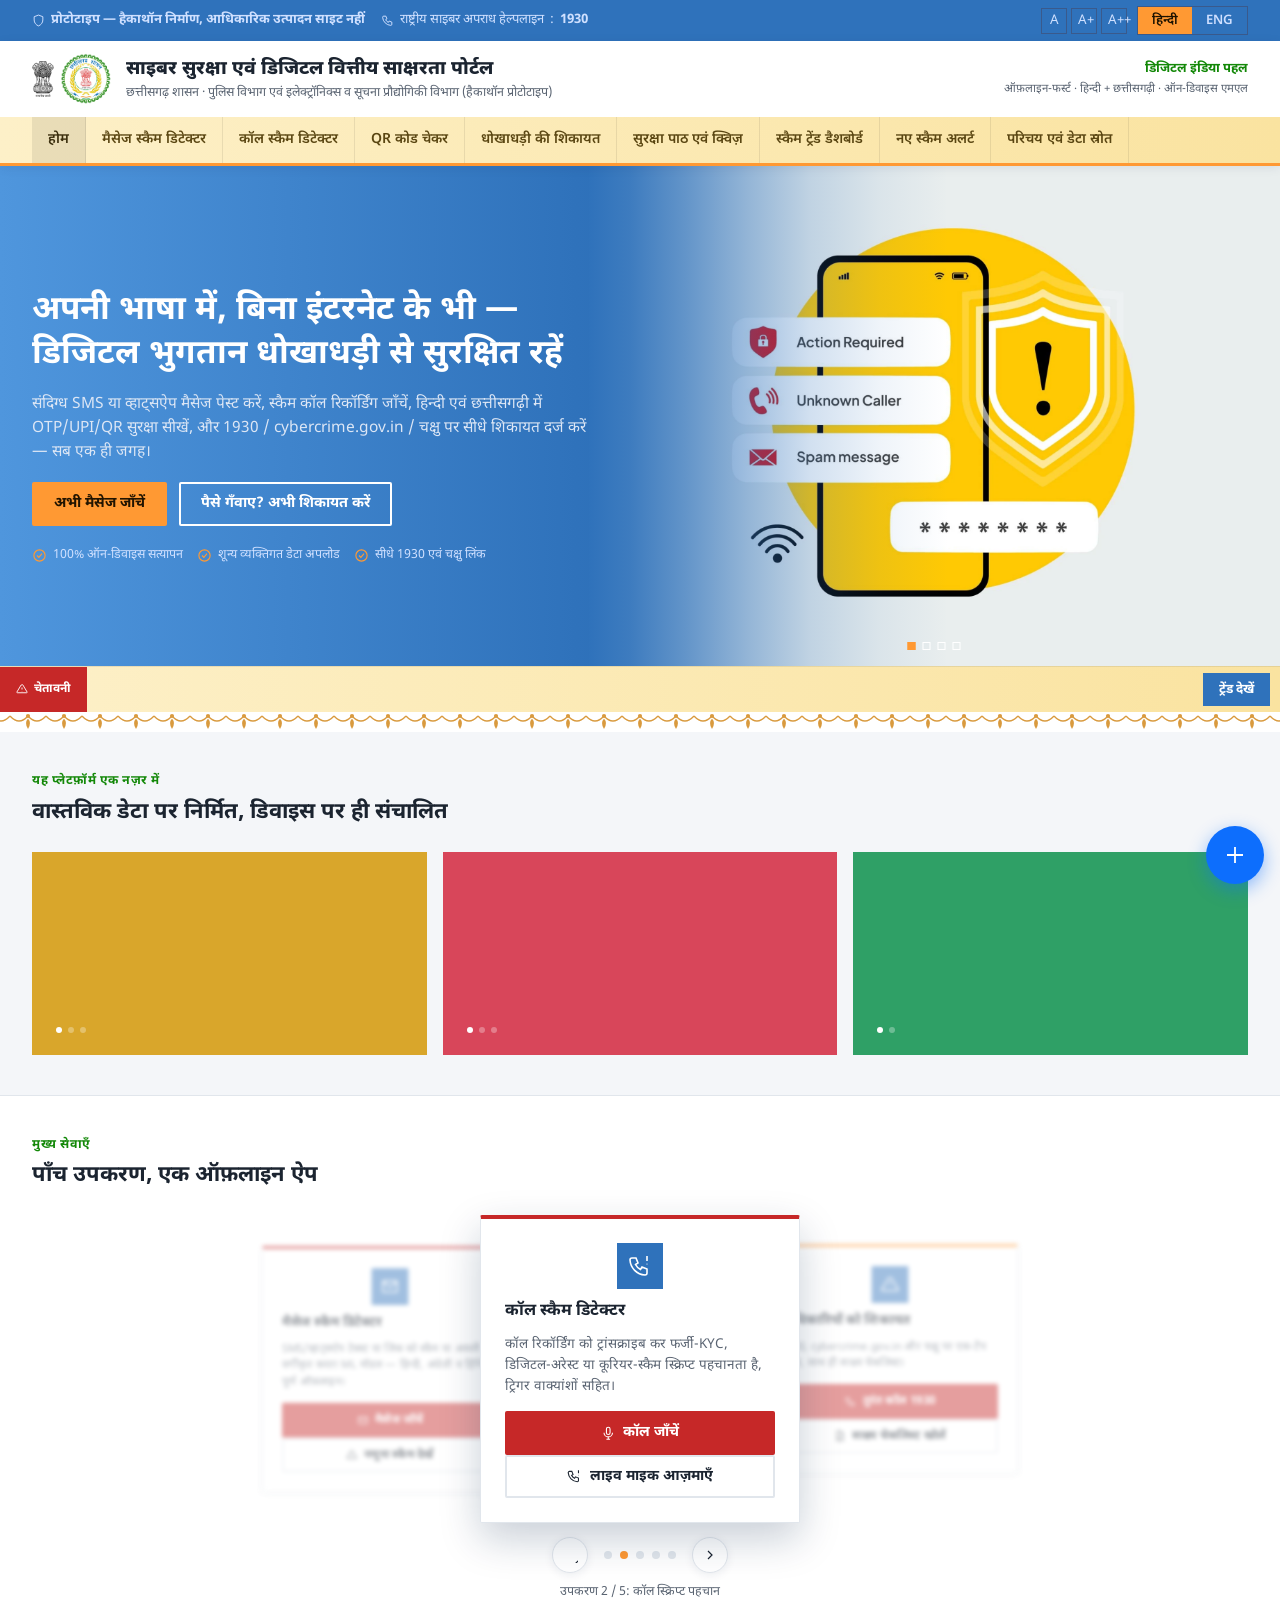
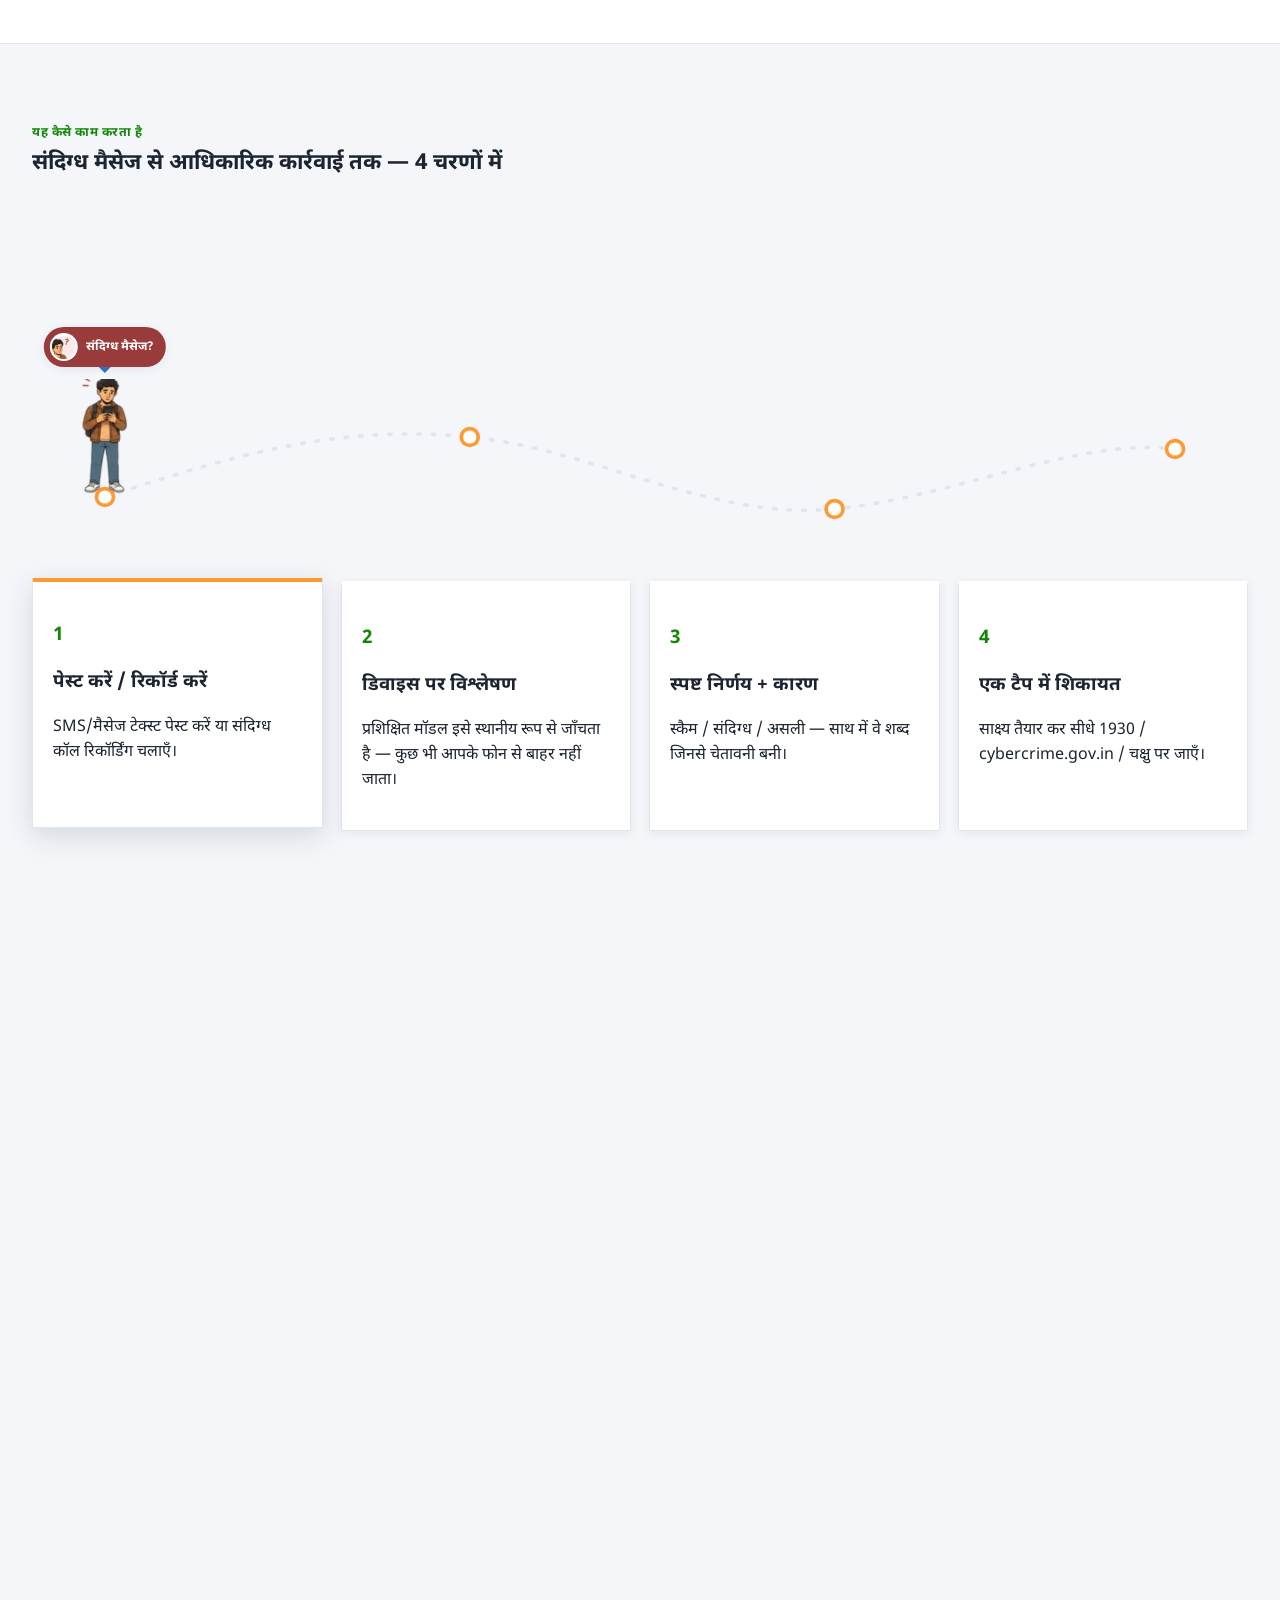
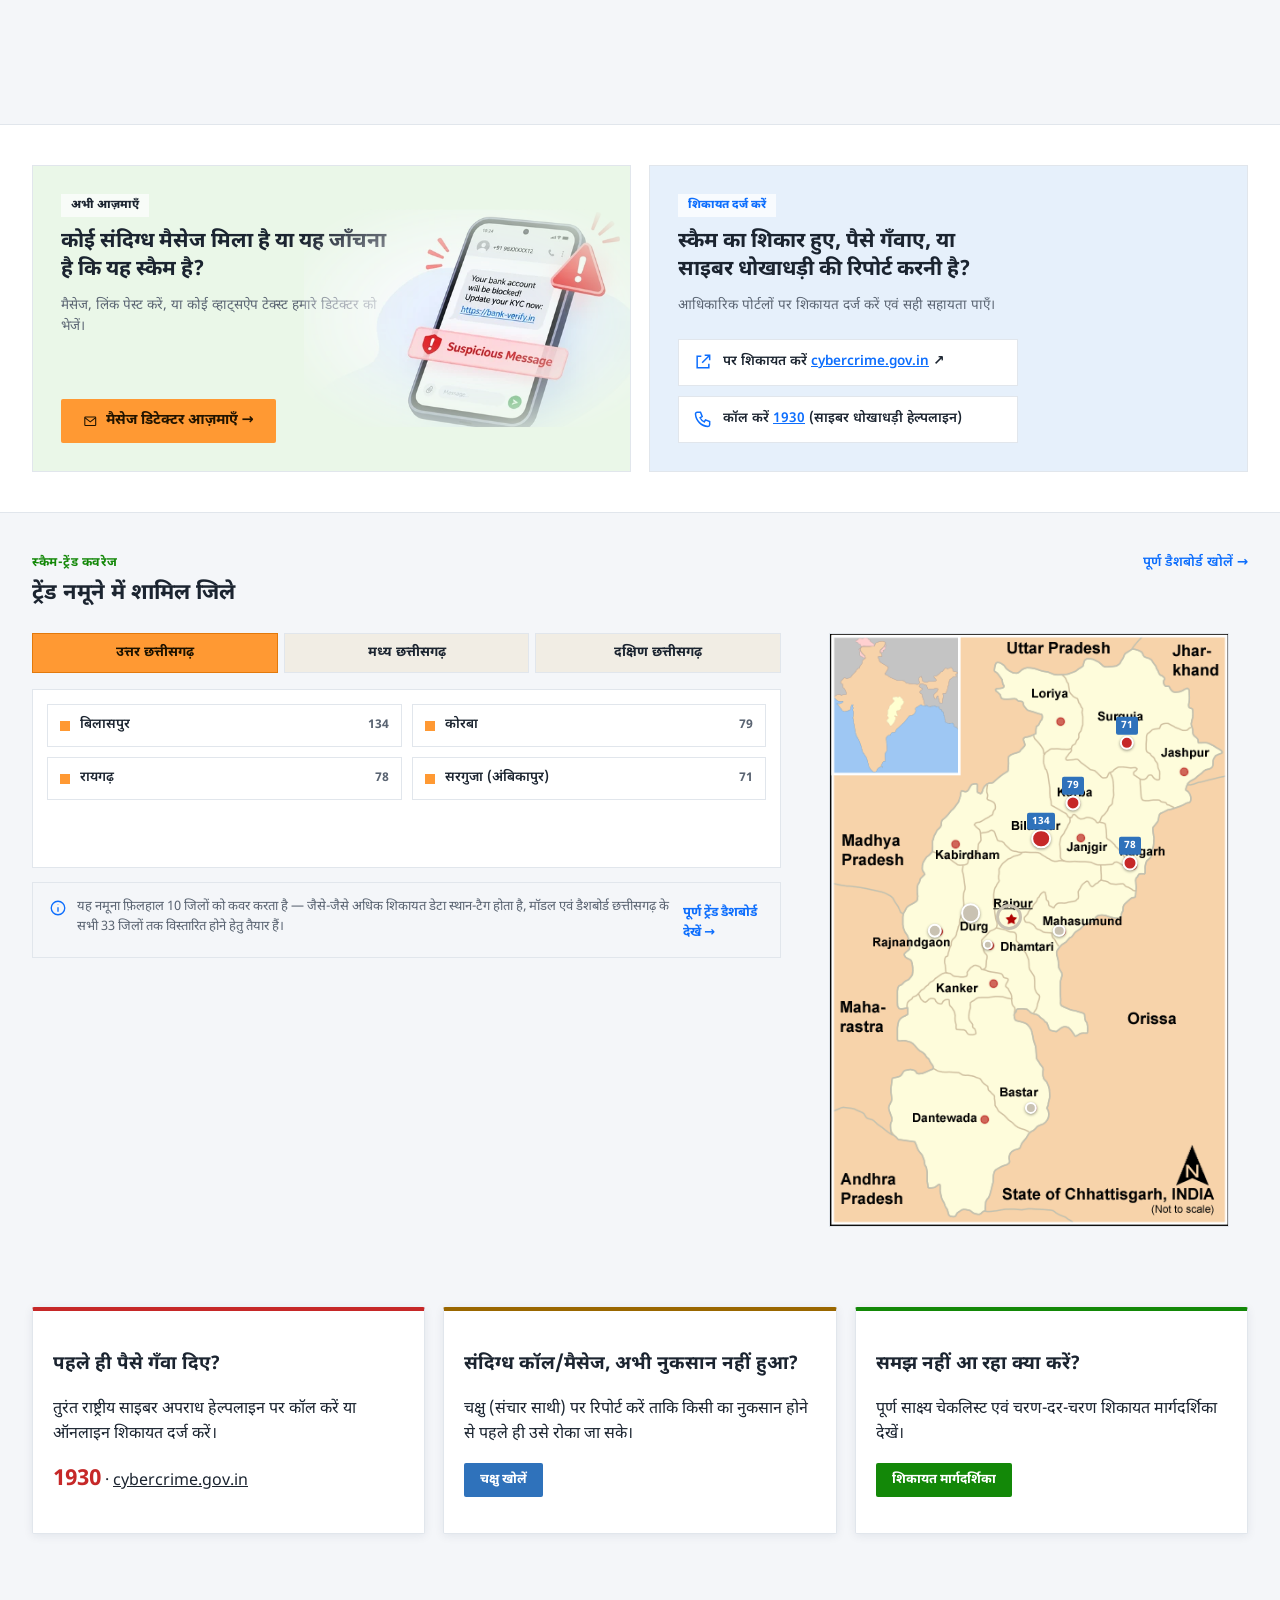
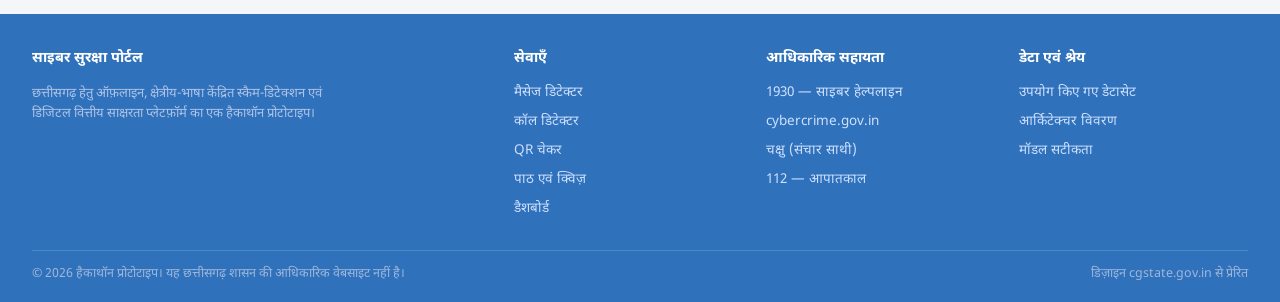
<file: site/index.html>
<!DOCTYPE html>
<html lang="hi">
<head>
<meta charset="UTF-8">
<meta name="viewport" content="width=device-width, initial-scale=1.0">
<title>साइबर सुरक्षा एवं डिजिटल वित्तीय साक्षरता पोर्टल | छत्तीसगढ़</title>
<link rel="preconnect" href="https://fonts.googleapis.com">
<link href="https://fonts.googleapis.com/css2?family=Noto+Sans+Devanagari:wght@400;500;600;700;800&family=Noto+Sans:wght@400;500;600;700;800&display=swap" rel="stylesheet">
<link rel="stylesheet" href="css/style.css?v=2">
<style>/* homepage keeps its own navy shade — the lighter sky blue below is for the other pages only */
:root{--navy:#2f72bb;--navy-light:#4f96dd;}
</style>
</head>
<body>
<a href="#main" class="skip-link">मुख्य सामग्री पर जाएँ</a>

<!-- ============ TOP UTILITY BAR ============ -->
<div class="topbar">
  <div class="container">
    <div class="topbar-left">
      <span><svg class="icon"><use href="assets/icons.svg?v=2#i-shield"></use></svg> <strong data-en="Prototype — Hackathon build, not an official production site">प्रोटोटाइप — हैकाथॉन निर्माण, आधिकारिक उत्पादन साइट नहीं</strong></span>
      <span><svg class="icon"><use href="assets/icons.svg?v=2#i-phone"></use></svg> <span data-en="National Cybercrime Helpline">राष्ट्रीय साइबर अपराध हेल्पलाइन</span>: <a href="tel:1930"><strong>1930</strong></a></span>
    </div>
    <div class="topbar-right">
      <div class="textsize" aria-label="Text size">
        <button data-textsize="base" title="सामान्य">A</button>
        <button data-textsize="text-lg" title="बड़ा">A+</button>
        <button data-textsize="text-xl" title="सबसे बड़ा">A++</button>
      </div>
      <div class="lang-toggle" role="group" aria-label="Language">
        <button data-lang="hi" class="active">हिन्दी</button>
        <button data-lang="en">ENG</button>
      </div>
    </div>
  </div>
</div>

<!-- ============ HEADER ============ -->
<header class="site-header">
  <div class="header-inner container">
    <div class="gov-emblem-pair" aria-hidden="true">
      <img class="pillar-icon" src="assets/ashoka-emblem.png" alt="">
      <img class="seal-icon" src="assets/cg-seal.webp" alt="">
    </div>
    <div class="brand">
      <div class="title" data-en="Cyber Suraksha &amp; Digital Financial Literacy Portal">साइबर सुरक्षा एवं डिजिटल वित्तीय साक्षरता पोर्टल</div>
      <div class="subtitle" data-en="Government of Chhattisgarh &middot; Police Dept. &amp; Electronics &amp; IT Dept. (hackathon prototype)">छत्तीसगढ़ शासन · पुलिस विभाग एवं इलेक्ट्रॉनिक्स व सूचना प्रौद्योगिकी विभाग (हैकाथॉन प्रोटोटाइप)</div>
    </div>
    <div class="gov-tag">
      <strong data-en="भारत सरकार / राज्य सरकार">डिजिटल इंडिया पहल</strong>
      <span data-en="Offline-first &middot; Hindi + Chhattisgarhi &middot; On-device ML">ऑफ़लाइन-फर्स्ट · हिन्दी + छत्तीसगढ़ी · ऑन-डिवाइस एमएल</span>
    </div>
  </div>
  <nav class="site-nav">
    <div class="container">
      <button class="nav-toggle" aria-label="menu"><svg class="icon"><use href="assets/icons.svg?v=2#i-menu"></use></svg></button>
      <ul>
        <li><a href="index.html" class="current" data-en="Home">होम</a></li>
        <li><a href="pages/detector.html" data-en="Message Scam Detector">मैसेज स्कैम डिटेक्टर</a></li>
        <li><a href="pages/call-checker.html" data-en="Call Scam Detector">कॉल स्कैम डिटेक्टर</a></li>
        <li><a href="pages/qr-checker.html" data-en="QR Code Checker">QR कोड चेकर</a></li>
        <li><a href="pages/report.html" data-en="Report Fraud">धोखाधड़ी की शिकायत</a></li>
        <li><a href="pages/learn.html" data-en="Safety Lessons &amp; Quiz">सुरक्षा पाठ एवं क्विज़</a></li>
        <li><a href="pages/dashboard.html" data-en="Scam Trend Dashboard">स्कैम ट्रेंड डैशबोर्ड</a></li>
        <li><a href="pages/officials.html" data-en="New-Scam Alerts">नए स्कैम अलर्ट</a></li>
        <li><a href="pages/about.html" data-en="About &amp; Data Sources">परिचय एवं डेटा स्रोत</a></li>
      </ul>
    </div>
  </nav>
</header>

<main id="main">

  <!-- ============ HERO ============ -->
  <section class="hero" style="padding-bottom:0;">
    <div class="hero-slideshow" id="hero-slideshow">
      <div class="hero-slide active">
        <img src="assets/hero-photo-1.webp" alt="">
      </div>
      <div class="hero-slide">
        <img src="assets/hero-photo-2.png" alt="">
      </div>
      <div class="hero-slide">
        <img src="assets/hero-photo-3.webp" alt="">
      </div>
      <div class="hero-slide">
        <img src="assets/hero-photo-4.webp" alt="">
      </div>
      <div class="hero-slide-dots" id="hero-dots"></div>
    </div>
    <div class="container">
      <div class="hero-text">
        <h1 data-en="Stay safe from digital payment fraud — in your own language, even offline">अपनी भाषा में, बिना इंटरनेट के भी — डिजिटल भुगतान धोखाधड़ी से सुरक्षित रहें</h1>
        <p data-en="Paste a suspicious SMS or WhatsApp message, check a scam call recording, learn OTP/UPI/QR safety in Hindi &amp; Chhattisgarhi, and report fraud directly to 1930 / cybercrime.gov.in / Chakshu — all from one place.">संदिग्ध SMS या व्हाट्सऐप मैसेज पेस्ट करें, स्कैम कॉल रिकॉर्डिंग जाँचें, हिन्दी एवं छत्तीसगढ़ी में OTP/UPI/QR सुरक्षा सीखें, और 1930 / cybercrime.gov.in / चक्षु पर सीधे शिकायत दर्ज करें — सब एक ही जगह।</p>
        <div class="hero-cta">
          <a href="pages/detector.html" class="btn btn-primary" data-en="Check a message now">अभी मैसेज जाँचें</a>
          <a href="pages/report.html" class="btn btn-outline" data-en="Lost money? Report now">पैसे गँवाए? अभी शिकायत करें</a>
        </div>
        <ul class="hero-features">
          <li><svg class="icon"><use href="assets/icons.svg?v=2#i-check-circle"></use></svg> <span data-en="100% on-device verification">100% ऑन-डिवाइस सत्यापन</span></li>
          <li><svg class="icon"><use href="assets/icons.svg?v=2#i-check-circle"></use></svg> <span data-en="Zero personal data uploads">शून्य व्यक्तिगत डेटा अपलोड</span></li>
          <li><svg class="icon"><use href="assets/icons.svg?v=2#i-check-circle"></use></svg> <span data-en="Direct 1930 &amp; Chakshu links">सीधे 1930 एवं चक्षु लिंक</span></li>
        </ul>
      </div>
    </div>
  </section>

  <!-- ============ TREND TICKER (below hero) ============ -->
  <div class="hero-ticker">
    <span class="tkr-tag"><svg class="icon"><use href="assets/icons.svg?v=2#i-alert-triangle"></use></svg> <span class="lbl" data-en="ALERT">चेतावनी</span></span>
    <div class="hero-ticker-track-wrap">
      <div class="hero-ticker-track">
        <span data-en="Trending: fake 'digital arrest' calls impersonating TRAI/CBI/Customs demanding UPI payment — never pay or share OTP on a call.">ट्रेंड में: TRAI/CBI/कस्टम अधिकारी बनकर 'डिजिटल अरेस्ट' के नाम पर UPI भुगतान माँगने वाली फर्जी कॉलें — कॉल पर कभी भुगतान न करें या OTP साझा न करें।</span>
        <span data-en="Fake KYC-update SMS with shortened links are rising across Chhattisgarh — verify directly with your bank branch.">फर्जी KYC-अपडेट SMS, छोटे लिंक सहित, छत्तीसगढ़ में बढ़ रहे हैं — सीधे अपनी बैंक शाखा से सत्यापित करें।</span>
        <span data-en="Courier/customs-fine calls are a common script — legitimate couriers never ask for UPI payment over the phone.">कूरियर/कस्टम-जुर्माना कॉल एक आम स्क्रिप्ट है — असली कूरियर कंपनी कभी फ़ोन पर UPI भुगतान नहीं माँगती।</span>
        <span data-en="Trending: fake 'digital arrest' calls impersonating TRAI/CBI/Customs demanding UPI payment — never pay or share OTP on a call.">ट्रेंड में: TRAI/CBI/कस्टम अधिकारी बनकर 'डिजिटल अरेस्ट' के नाम पर UPI भुगतान माँगने वाली फर्जी कॉलें — कॉल पर कभी भुगतान न करें या OTP साझा न करें।</span>
        <span data-en="Fake KYC-update SMS with shortened links are rising across Chhattisgarh — verify directly with your bank branch.">फर्जी KYC-अपडेट SMS, छोटे लिंक सहित, छत्तीसगढ़ में बढ़ रहे हैं — सीधे अपनी बैंक शाखा से सत्यापित करें।</span>
      </div>
    </div>
    <a href="pages/dashboard.html" class="btn btn-sm btn-navy" style="flex:none;border-radius:0;margin:6px 10px;" data-en="View trends">ट्रेंड देखें</a>
  </div>
  <div class="toran-strip" aria-hidden="true"></div>

  <!-- ============ STAT TILES ============ -->
  <section>
    <div class="container">
      <div class="section-title">
        <div>
          <span class="eyebrow" data-en="THIS PLATFORM AT A GLANCE">यह प्लेटफ़ॉर्म एक नज़र में</span>
          <h2 data-en="Built on real data, runs on-device">वास्तविक डेटा पर निर्मित, डिवाइस पर ही संचालित</h2>
        </div>
      </div>
      <div class="cycle-tiles" id="cycle-tiles">
        <div class="cycle-tile c1"><div class="cycle-content"><svg class="icon"><use></use></svg><div class="num"></div><div class="lbl"></div><div class="desc"></div></div><div class="cycle-dots"></div></div>
        <div class="cycle-tile c2"><div class="cycle-content"><svg class="icon"><use></use></svg><div class="num"></div><div class="lbl"></div><div class="desc"></div></div><div class="cycle-dots"></div></div>
        <div class="cycle-tile c3"><div class="cycle-content"><svg class="icon"><use></use></svg><div class="num"></div><div class="lbl"></div><div class="desc"></div></div><div class="cycle-dots"></div></div>
      </div>
    </div>
  </section>

  <!-- ============ SERVICES ============ -->
  <section style="background:#fff;border-top:1px solid var(--border);border-bottom:1px solid var(--border);">
    <div class="container">
      <div class="section-title">
        <div>
          <span class="eyebrow" data-en="CORE SERVICES">मुख्य सेवाएँ</span>
          <h2 data-en="Five tools, one offline app">पाँच उपकरण, एक ऑफ़लाइन ऐप</h2>
        </div>
      </div>
      <div class="coverflow" id="services-coverflow">
        <div class="coverflow-track" id="coverflow-track">

          <div class="card service-card urgent coverflow-card">
            <div class="icon-box"><svg class="icon"><use href="assets/icons.svg?v=2#i-mail"></use></svg></div>
            <h3 data-en="Message Scam Detector">मैसेज स्कैम डिटेक्टर</h3>
            <p data-en="ML model classifies SMS/WhatsApp text or a link as scam or genuine — Hindi, English &amp; Hinglish, fully offline.">SMS/व्हाट्सऐप टेक्स्ट या लिंक को स्कैम या असली वर्गीकृत करता ML मॉडल — हिन्दी, अंग्रेज़ी व हिंग्लिश, पूर्ण ऑफ़लाइन।</p>
            <div class="coverflow-actions">
              <a href="pages/detector.html" class="btn btn-danger"><svg class="icon"><use href="assets/icons.svg?v=2#i-mail"></use></svg> <span data-en="Check a Message">मैसेज जाँचें</span></a>
              <a href="pages/detector.html" class="btn btn-outline" style="border-color:var(--border);color:var(--text);"><svg class="icon"><use href="assets/icons.svg?v=2#i-alert-triangle"></use></svg> <span data-en="See Sample Scams">नमूना स्कैम देखें</span></a>
            </div>
          </div>

          <div class="card service-card urgent coverflow-card">
            <div class="icon-box"><svg class="icon"><use href="assets/icons.svg?v=2#i-phone-alert"></use></svg></div>
            <h3 data-en="Call Scam Detector">कॉल स्कैम डिटेक्टर</h3>
            <p data-en="Transcribe a call recording and flag fake-KYC, digital-arrest or courier-scam scripts, with the exact trigger phrases.">कॉल रिकॉर्डिंग को ट्रांसक्राइब कर फर्जी-KYC, डिजिटल-अरेस्ट या कूरियर-स्कैम स्क्रिप्ट पहचानता है, ट्रिगर वाक्यांशों सहित।</p>
            <div class="coverflow-actions">
              <a href="pages/call-checker.html" class="btn btn-danger"><svg class="icon"><use href="assets/icons.svg?v=2#i-mic"></use></svg> <span data-en="Analyse a Call">कॉल जाँचें</span></a>
              <a href="pages/call-checker.html" class="btn btn-outline" style="border-color:var(--border);color:var(--text);"><svg class="icon"><use href="assets/icons.svg?v=2#i-phone-alert"></use></svg> <span data-en="Try Live Mic">लाइव माइक आज़माएँ</span></a>
            </div>
          </div>

          <div class="card service-card coverflow-card">
            <div class="icon-box"><svg class="icon"><use href="assets/icons.svg?v=2#i-alert-triangle"></use></svg></div>
            <h3 data-en="Report to Authorities">अधिकारियों को शिकायत</h3>
            <p data-en="One tap to 1930, cybercrime.gov.in and Chakshu, plus an evidence checklist.">1930, cybercrime.gov.in और चक्षु पर एक-टैप पहुँच, साथ ही साक्ष्य चेकलिस्ट।</p>
            <div class="coverflow-actions">
              <a href="tel:1930" class="btn btn-danger"><svg class="icon"><use href="assets/icons.svg?v=2#i-phone"></use></svg> <span data-en="Instant Call 1930">तुरंत कॉल 1930</span></a>
              <a href="pages/report.html" class="btn btn-outline" style="border-color:var(--border);color:var(--text);"><svg class="icon"><use href="assets/icons.svg?v=2#i-file-text"></use></svg> <span data-en="Open Evidence Checklist">साक्ष्य चेकलिस्ट खोलें</span></a>
            </div>
          </div>

          <div class="card service-card coverflow-card">
            <div class="icon-box"><svg class="icon"><use href="assets/icons.svg?v=2#i-book-open"></use></svg></div>
            <h3 data-en="Safety Lessons &amp; Quiz">सुरक्षा पाठ एवं क्विज़</h3>
            <p data-en="Short Hindi &amp; Chhattisgarhi lessons on OTP, ATM/UPI PIN and QR safety, with a Digital Financial Literacy Score.">OTP, ATM/UPI पिन व QR सुरक्षा पर संक्षिप्त हिन्दी व छत्तीसगढ़ी पाठ, डिजिटल वित्तीय साक्षरता स्कोर सहित।</p>
            <div class="coverflow-actions">
              <a href="pages/learn.html" class="btn btn-green"><svg class="icon"><use href="assets/icons.svg?v=2#i-book-open"></use></svg> <span data-en="Start Lessons">पाठ शुरू करें</span></a>
              <a href="pages/learn.html" class="btn btn-outline" style="border-color:var(--border);color:var(--text);"><svg class="icon"><use href="assets/icons.svg?v=2#i-percent"></use></svg> <span data-en="Take the Quiz">क्विज़ लें</span></a>
            </div>
          </div>

          <div class="card service-card coverflow-card">
            <div class="icon-box"><svg class="icon"><use href="assets/icons.svg?v=2#i-bar-chart"></use></svg></div>
            <h3 data-en="Scam Trend Dashboard">स्कैम ट्रेंड डैशबोर्ड</h3>
            <p data-en="Anonymised, region-wise scam-type trends for banks &amp; district administration (policy view).">बैंकों व जिला प्रशासन हेतु अनाम, क्षेत्रवार स्कैम-प्रकार ट्रेंड (नीति दृश्य)।</p>
            <div class="coverflow-actions">
              <a href="pages/dashboard.html" class="btn btn-navy"><svg class="icon"><use href="assets/icons.svg?v=2#i-bar-chart"></use></svg> <span data-en="Open Dashboard">डैशबोर्ड खोलें</span></a>
              <a href="index.html#cg-map-wrap" class="btn btn-outline" style="border-color:var(--border);color:var(--text);"><svg class="icon"><use href="assets/icons.svg?v=2#i-map-pin"></use></svg> <span data-en="View District Map">जिला मानचित्र देखें</span></a>
            </div>
          </div>

        </div>

        <div class="coverflow-nav">
          <button class="coverflow-nav-btn" id="coverflow-prev" aria-label="previous"><svg class="icon"><use href="assets/icons.svg?v=2#i-chevron-right" transform="rotate(180 12 12)"></use></svg></button>
          <div class="coverflow-dots" id="coverflow-dots"></div>
          <button class="coverflow-nav-btn" id="coverflow-next" aria-label="next"><svg class="icon"><use href="assets/icons.svg?v=2#i-chevron-right"></use></svg></button>
        </div>
        <div class="coverflow-caption" id="coverflow-caption"></div>
      </div>
    </div>
  </section>

  <!-- ============ HOW IT WORKS ============ -->
  <section id="how-it-works">
   <div class="walk-wrapper" id="walk-wrapper">
    <div class="walk-sticky" id="walk-sticky">
    <div class="container">
      <div class="section-title">
        <div><span class="eyebrow" data-en="HOW IT WORKS">यह कैसे काम करता है</span>
        <h2 data-en="From suspicious message to official action — in 4 steps">संदिग्ध मैसेज से आधिकारिक कार्रवाई तक — 4 चरणों में</h2></div>
      </div>

      <div class="walk-stage" id="walk-stage">
        <svg class="walk-path" viewBox="0 0 1000 300" preserveAspectRatio="none">
          <path d="M60,245 C180,205 260,185 360,195 C460,205 560,265 660,255 C760,245 860,195 940,205" />
          <circle class="walk-marker" cx="60" cy="245" r="7"></circle>
          <circle class="walk-marker" cx="360" cy="195" r="7"></circle>
          <circle class="walk-marker" cx="660" cy="255" r="7"></circle>
          <circle class="walk-marker" cx="940" cy="205" r="7"></circle>
        </svg>
        <div class="walk-character" id="walk-character">
          <div class="walk-bubble" id="walk-bubble">
            <span class="walk-bubble-face"><img id="walk-face-img" src="assets/walk-face-1.png" alt=""></span>
            <span id="walk-bubble-text"></span>
          </div>
          <img id="walk-body-img" class="walk-figure" src="assets/walk-body-1.png" alt="">
        </div>
      </div>

      <div class="grid cols-4" id="step-cards">
        <div class="card" data-step="0">
          <h3 style="color:var(--india-green)">1</h3>
          <h3 data-en="Paste / Record">पेस्ट करें / रिकॉर्ड करें</h3>
          <p data-en="Paste the SMS/message text or play the suspicious call recording.">SMS/मैसेज टेक्स्ट पेस्ट करें या संदिग्ध कॉल रिकॉर्डिंग चलाएँ।</p>
        </div>
        <div class="card" data-step="1">
          <h3 style="color:var(--india-green)">2</h3>
          <h3 data-en="On-device analysis">डिवाइस पर विश्लेषण</h3>
          <p data-en="The trained model scores it locally — nothing leaves your phone.">प्रशिक्षित मॉडल इसे स्थानीय रूप से जाँचता है — कुछ भी आपके फोन से बाहर नहीं जाता।</p>
        </div>
        <div class="card" data-step="2">
          <h3 style="color:var(--india-green)">3</h3>
          <h3 data-en="Clear verdict + reasons">स्पष्ट निर्णय + कारण</h3>
          <p data-en="Scam / Suspicious / Genuine with the exact words that triggered the flag.">स्कैम / संदिग्ध / असली — साथ में वे शब्द जिनसे चेतावनी बनी।</p>
        </div>
        <div class="card" data-step="3">
          <h3 style="color:var(--india-green)">4</h3>
          <h3 data-en="Report in one tap">एक टैप में शिकायत</h3>
          <p data-en="Jump straight to 1930 / cybercrime.gov.in / Chakshu with your evidence ready.">साक्ष्य तैयार कर सीधे 1930 / cybercrime.gov.in / चक्षु पर जाएँ।</p>
        </div>
      </div>
    </div>
    </div>
   </div>
  </section>

  <!-- ============ TRY IT / FILE A COMPLAINT ============ -->
  <section style="background:#fff;border-top:1px solid var(--border);border-bottom:1px solid var(--border);">
    <div class="container">
      <div class="grid cols-2">

        <div class="cta-panel cta-green">
          <span class="eyebrow" data-en="TRY IT">अभी आज़माएँ</span>
          <h3 data-en="Have a suspicious message or want to check if it's a scam?">कोई संदिग्ध मैसेज मिला है या यह जाँचना है कि यह स्कैम है?</h3>
          <p data-en="Paste the message, link, or forward a WhatsApp text to our detector.">मैसेज, लिंक पेस्ट करें, या कोई व्हाट्सऐप टेक्स्ट हमारे डिटेक्टर को भेजें।</p>
          <a href="pages/detector.html" class="btn btn-primary">
            <svg class="icon"><use href="assets/icons.svg?v=2#i-mail"></use></svg>
            <span data-en="Try Message Detector →">मैसेज डिटेक्टर आज़माएँ →</span>
          </a>
          <div class="cta-art cta-art-phone">
            <img src="assets/cta-phone.webp" alt="">
          </div>
        </div>

        <div class="cta-panel cta-blue">
          <span class="eyebrow" style="color:var(--accent-blue);" data-en="FILE A COMPLAINT">शिकायत दर्ज करें</span>
          <h3 data-en="Received a scam, lost money, or want to report cyber fraud?">स्कैम का शिकार हुए, पैसे गँवाए, या साइबर धोखाधड़ी की रिपोर्ट करनी है?</h3>
          <p data-en="File a complaint with the official portals and get the right support.">आधिकारिक पोर्टलों पर शिकायत दर्ज करें एवं सही सहायता पाएँ।</p>
          <div class="cta-links">
            <a href="https://cybercrime.gov.in" target="_blank" rel="noopener" class="cta-link-row">
              <svg class="icon"><use href="assets/icons.svg?v=2#i-external-link"></use></svg>
              <span><span data-en="Report on">पर शिकायत करें</span> <u>cybercrime.gov.in</u> ↗</span>
            </a>
            <a href="tel:1930" class="cta-link-row">
              <svg class="icon"><use href="assets/icons.svg?v=2#i-phone"></use></svg>
              <span><span data-en="Call">कॉल करें</span> <u>1930</u> <span data-en="(Cyber Fraud Helpline)">(साइबर धोखाधड़ी हेल्पलाइन)</span></span>
            </a>
          </div>
        </div>

      </div>
    </div>
  </section>

  <!-- ============ DISTRICT COVERAGE MAP ============ -->
  <section>
    <div class="container">
      <div class="section-title">
        <div><span class="eyebrow" data-en="SCAM-TREND COVERAGE">स्कैम-ट्रेंड कवरेज</span>
        <h2 data-en="Districts covered in the trend sample">ट्रेंड नमूने में शामिल जिले</h2></div>
        <a href="pages/dashboard.html" data-en="Open full dashboard →">पूर्ण डैशबोर्ड खोलें →</a>
      </div>
      <div class="district-map-wrap">
        <div>
          <div class="region-tabs" id="region-tabs"></div>
          <div class="region-carousel">
            <div class="region-track" id="region-track">
              <div class="region-panel" data-region="north"><div class="region-panel-grid" id="panel-north"></div></div>
              <div class="region-panel" data-region="central"><div class="region-panel-grid" id="panel-central"></div></div>
              <div class="region-panel" data-region="south"><div class="region-panel-grid" id="panel-south"></div></div>
            </div>
          </div>
          <div class="region-note">
            <svg class="icon"><use href="assets/icons.svg?v=2#i-info"></use></svg>
            <span data-en="This sample covers 10 districts today — the model and dashboard are built to scale to all 33 districts of Chhattisgarh as more complaint data is tagged by location.">यह नमूना फ़िलहाल 10 जिलों को कवर करता है — जैसे-जैसे अधिक शिकायत डेटा स्थान-टैग होता है, मॉडल एवं डैशबोर्ड छत्तीसगढ़ के सभी 33 जिलों तक विस्तारित होने हेतु तैयार हैं।</span>
            <a href="pages/dashboard.html" data-en="See full trend dashboard →">पूर्ण ट्रेंड डैशबोर्ड देखें →</a>
          </div>
        </div>
        <div class="cg-map-wrap" id="cg-map-wrap">
          <img class="cg-map-img" src="assets/cg-map.png" alt="Map of Chhattisgarh districts">
        </div>
      </div>
    </div>
  </section>

  <!-- ============ EMERGENCY HELP STRIP ============ -->
  <section>
    <div class="container">
      <div class="grid cols-3">
        <div class="card" style="border-top:4px solid var(--danger);">
          <h3 data-en="Already lost money?">पहले ही पैसे गँवा दिए?</h3>
          <p data-en="Call the National Cybercrime Helpline immediately or file a complaint online.">तुरंत राष्ट्रीय साइबर अपराध हेल्पलाइन पर कॉल करें या ऑनलाइन शिकायत दर्ज करें।</p>
          <p><strong style="font-size:22px;color:var(--danger);">1930</strong> &middot; <a href="https://cybercrime.gov.in" target="_blank" rel="noopener">cybercrime.gov.in</a></p>
        </div>
        <div class="card" style="border-top:4px solid var(--warn);">
          <h3 data-en="Suspicious call or message, no loss yet?">संदिग्ध कॉल/मैसेज, अभी नुकसान नहीं हुआ?</h3>
          <p data-en="Report it on Chakshu (Sanchar Saathi) so it can be blocked before anyone loses money.">चक्षु (संचार साथी) पर रिपोर्ट करें ताकि किसी का नुकसान होने से पहले ही उसे रोका जा सके।</p>
          <p><a href="https://sancharsaathi.gov.in/sfc/" target="_blank" rel="noopener" class="btn btn-sm btn-navy" data-en="Open Chakshu">चक्षु खोलें</a></p>
        </div>
        <div class="card" style="border-top:4px solid var(--india-green);">
          <h3 data-en="Not sure what to do?">समझ नहीं आ रहा क्या करें?</h3>
          <p data-en="See the full evidence checklist and step-by-step reporting guide.">पूर्ण साक्ष्य चेकलिस्ट एवं चरण-दर-चरण शिकायत मार्गदर्शिका देखें।</p>
          <p><a href="pages/report.html" class="btn btn-sm btn-green" data-en="Reporting guide">शिकायत मार्गदर्शिका</a></p>
        </div>
      </div>
    </div>
  </section>

</main>

<!-- ============ FOOTER ============ -->
<footer class="site-footer">
  <div class="container">
    <div class="footer-grid">
      <div>
        <h4 data-en="Cyber Suraksha Portal">साइबर सुरक्षा पोर्टल</h4>
        <p style="font-size:13px;color:#aec2e6;max-width:320px;" data-en="A hackathon prototype for an offline, regional-first scam-detection and digital financial literacy platform for Chhattisgarh.">छत्तीसगढ़ हेतु ऑफ़लाइन, क्षेत्रीय-भाषा केंद्रित स्कैम-डिटेक्शन एवं डिजिटल वित्तीय साक्षरता प्लेटफ़ॉर्म का एक हैकाथॉन प्रोटोटाइप।</p>
      </div>
      <div>
        <h4 data-en="Services">सेवाएँ</h4>
        <ul>
          <li><a href="pages/detector.html" data-en="Message Detector">मैसेज डिटेक्टर</a></li>
          <li><a href="pages/call-checker.html" data-en="Call Detector">कॉल डिटेक्टर</a></li>
          <li><a href="pages/qr-checker.html" data-en="QR Checker">QR चेकर</a></li>
          <li><a href="pages/learn.html" data-en="Lessons &amp; Quiz">पाठ एवं क्विज़</a></li>
          <li><a href="pages/dashboard.html" data-en="Dashboard">डैशबोर्ड</a></li>
        </ul>
      </div>
      <div>
        <h4 data-en="Official Help">आधिकारिक सहायता</h4>
        <ul>
          <li><a href="tel:1930">1930 — <span data-en="Cybercrime Helpline">साइबर हेल्पलाइन</span></a></li>
          <li><a href="https://cybercrime.gov.in" target="_blank" rel="noopener">cybercrime.gov.in</a></li>
          <li><a href="https://sancharsaathi.gov.in/sfc/" target="_blank" rel="noopener" data-en="Chakshu (Sanchar Saathi)">चक्षु (संचार साथी)</a></li>
          <li><a href="tel:112">112 — <span data-en="Emergency">आपातकाल</span></a></li>
        </ul>
      </div>
      <div>
        <h4 data-en="Data &amp; Credits">डेटा एवं श्रेय</h4>
        <ul>
          <li><a href="pages/about.html" data-en="Datasets used">उपयोग किए गए डेटासेट</a></li>
          <li><a href="pages/about.html#architecture" data-en="Architecture overview">आर्किटेक्चर विवरण</a></li>
          <li><a href="pages/about.html#accuracy" data-en="Model accuracy">मॉडल सटीकता</a></li>
        </ul>
      </div>
    </div>
    <div class="footer-bottom">
      <span data-en="© 2026 Hackathon prototype. Not an official Government of Chhattisgarh website.">© 2026 हैकाथॉन प्रोटोटाइप। यह छत्तीसगढ़ शासन की आधिकारिक वेबसाइट नहीं है।</span>
      <span data-en="Design inspired by cgstate.gov.in">डिज़ाइन cgstate.gov.in से प्रेरित</span>
    </div>
  </div>
</footer>

<!-- ============ EMERGENCY WIDGET ============ -->
<div class="emergency-widget">
  <div class="emergency-panel">
    <h4 data-en="Quick Links">त्वरित लिंक</h4>
    <ul>
      <li><a href="pages/detector.html"><span data-en="Message Detector">मैसेज डिटेक्टर</span> <strong>→</strong></a></li>
      <li><a href="pages/call-checker.html"><span data-en="Call Detector">कॉल डिटेक्टर</span> <strong>→</strong></a></li>
      <li><a href="pages/qr-checker.html"><span data-en="QR Checker">QR चेकर</span> <strong>→</strong></a></li>
      <li><a href="pages/learn.html"><span data-en="Lessons &amp; Quiz">पाठ एवं क्विज़</span> <strong>→</strong></a></li>
      <li><a href="pages/dashboard.html"><span data-en="Dashboard">डैशबोर्ड</span> <strong>→</strong></a></li>
      <li><a href="pages/officials.html"><span data-en="New-Scam Alerts">नए स्कैम अलर्ट</span> <strong>→</strong></a></li>
      <li><a href="pages/poster.html"><span data-en="Scam Signs Poster">स्कैम संकेत पोस्टर</span> <strong>→</strong></a></li>
      <li><a href="pages/about.html"><span data-en="Data Sources">डेटा स्रोत</span> <strong>→</strong></a></li>
    </ul>
  </div>
  <button class="emergency-fab" aria-label="Quick links" title="त्वरित लिंक"><svg class="icon"><use href="assets/icons.svg?v=2#i-plus"></use></svg><span class="emergency-fab-label" data-en="Quick Links">त्वरित लिंक</span></button>
</div>

<script src="js/app.js"></script>
<script>
/* cycling stat tiles: 3 dark tiles, each rotating through a bucket of stats every 2s */
(function(){
  var STATS = [
    { icon:'i-database', num:'40,000+', hi:'लेबल किए गए प्रशिक्षण उदाहरण', en:'labelled training examples',
      descHi:'असली एवं टेम्पलेटेड स्कैम+असली संदेशों के मिश्रण से इकट्ठा किया गया डेटा।', descEn:'Gathered from a mix of real and templated scam+genuine messages.' },
    { icon:'i-percent', num:'97.2%', hi:'होल्ड-आउट टेस्ट सटीकता', en:'held-out test accuracy',
      descHi:'प्रशिक्षण के दौरान कभी न देखे गए 15% डेटा पर मापी गई।', descEn:'Measured on a 15% split the model never saw during training.' },
    { icon:'i-globe', num:'3', hi:'भाषाएँ — हिन्दी, छत्तीसगढ़ी, अंग्रेज़ी', en:'languages — Hindi, Chhattisgarhi, English',
      descHi:'हिंग्लिश (मिश्रित) टेक्स्ट भी बिना किसी अतिरिक्त सेटिंग के पहचाना जाता है।', descEn:'Hinglish (code-mixed) text is understood too, no extra setup needed.' },
    { icon:'i-map-pin', num:'10', hi:'ट्रेंड नमूने में जिले', en:'districts in the trend sample',
      descHi:'रायपुर, बिलासपुर, बस्तर, सरगुजा एवं दुर्ग संभाग को कवर करता है।', descEn:'Covers the Raipur, Bilaspur, Bastar, Surguja and Durg divisions.' },
    { icon:'i-phone', num:'1930', hi:'राष्ट्रीय साइबर हेल्पलाइन', en:'national cybercrime helpline',
      descHi:'एक टैप में सीधे कॉल करें — पूरे भारत में उपलब्ध है।', descEn:'One tap to call directly — available across India.' },
    { icon:'i-lock', num:'100%', hi:'ऑन-डिवाइस — कुछ भी फोन से बाहर नहीं जाता', en:'on-device — nothing leaves your phone',
      descHi:'इंटरनेट न होने पर भी डिटेक्टर एवं पाठ पूरी तरह काम करते हैं।', descEn:'The detector and lessons work fully even with no internet connection.' },
    { icon:'i-book-open', num:'6', hi:'ऑफ़लाइन सुरक्षा पाठ', en:'offline safety lessons',
      descHi:'OTP, ATM/UPI पिन एवं QR सुरक्षा पर संक्षिप्त, सचित्र पाठ।', descEn:'Short, illustrated lessons on OTP, ATM/UPI PIN and QR safety.' },
    { icon:'i-bar-chart', num:'93,686', hi:'राष्ट्रीय शिकायत रिकॉर्ड विश्लेषित', en:'national complaint records analysed',
      descHi:'NCRP पोर्टल के वास्तविक शिकायत वर्गीकरण के आधार पर।', descEn:'Based on real complaint-category data from the NCRP portal.' }
  ];
  var BUCKETS = [[0,3,6],[1,4,7],[2,5]];
  var tiles = document.querySelectorAll('#cycle-tiles .cycle-tile');
  var state = BUCKETS.map(function(){ return 0; });

  function paint(tileIdx){
    var bucket = BUCKETS[tileIdx];
    var stat = STATS[bucket[state[tileIdx]]];
    var tile = tiles[tileIdx];
    var isEn = document.documentElement.lang === 'en';
    tile.querySelector('use').setAttribute('href', 'assets/icons.svg?v=2#' + stat.icon);
    tile.querySelector('.num').textContent = stat.num;
    tile.querySelector('.lbl').textContent = isEn ? stat.en : stat.hi;
    tile.querySelector('.desc').textContent = isEn ? stat.descEn : stat.descHi;
    var dots = tile.querySelector('.cycle-dots');
    dots.innerHTML = '';
    bucket.forEach(function(_, i){
      var d = document.createElement('span');
      if(i === state[tileIdx]) d.className = 'active';
      dots.appendChild(d);
    });
  }

  function advance(tileIdx){
    var content = tiles[tileIdx].querySelector('.cycle-content');
    content.classList.add('fade');
    setTimeout(function(){
      state[tileIdx] = (state[tileIdx] + 1) % BUCKETS[tileIdx].length;
      paint(tileIdx);
      content.classList.remove('fade');
    }, 350);
  }

  tiles.forEach(function(_, i){ paint(i); });
  setInterval(function(){
    tiles.forEach(function(_, i){ advance(i); });
  }, 2000);
  document.addEventListener('cg:langchange', function(){
    tiles.forEach(function(_, i){ paint(i); });
  });
})();

/* services coverflow: center card in focus, neighbours glassy behind it, auto-advances every 2s */
(function(){
  var cards = document.querySelectorAll('#coverflow-track .coverflow-card');
  var n = cards.length;
  var active = 0;
  var dotsWrap = document.getElementById('coverflow-dots');
  var captionEl = document.getElementById('coverflow-caption');
  var timer = null;

  var SUBTITLES = [
    { hi:'तुरंत मैसेज जाँच', en:'Instant Message Screening' },
    { hi:'कॉल स्क्रिप्ट पहचान', en:'Call Script Detection' },
    { hi:'तुरंत शिकायत एवं नागरिक सहायता', en:'Direct Escalation & Citizen Support' },
    { hi:'स्थानीय-भाषा साक्षरता', en:'Local-Language Literacy' },
    { hi:'नीति एवं ट्रेंड जानकारी', en:'Policy & Trend Insights' }
  ];

  for(var i=0;i<n;i++){
    (function(i){
      var b = document.createElement('button');
      if(i===active) b.className='active';
      b.setAttribute('aria-label', 'slide ' + (i+1));
      b.addEventListener('click', function(){ active=i; render(); restart(); });
      dotsWrap.appendChild(b);
    })(i);
  }

  function styleFor(diff){
    if(diff===0) return { transform:'translate(-50%,0) scale(1)', opacity:'1', filter:'none', z:5, blocked:false };
    if(diff===-1) return { transform:'translate(-50%,0) translateX(-250px) scale(.8)', opacity:'.45', filter:'blur(2.5px)', z:4, blocked:true };
    if(diff===1) return { transform:'translate(-50%,0) translateX(250px) scale(.8)', opacity:'.45', filter:'blur(2.5px)', z:4, blocked:true };
    if(diff===-2) return { transform:'translate(-50%,0) translateX(420px) scale(.65)', opacity:'0', filter:'blur(3px)', z:1, blocked:true };
    if(diff===2) return { transform:'translate(-50%,0) translateX(-420px) scale(.65)', opacity:'0', filter:'blur(3px)', z:1, blocked:true };
    return { transform:'translate(-50%,0) scale(.6)', opacity:'0', filter:'blur(3px)', z:0, blocked:true };
  }

  function render(){
    var isEn = document.documentElement.lang === 'en';
    cards.forEach(function(card, i){
      var diff = i - active;
      if(diff > n/2) diff -= n;
      if(diff < -n/2) diff += n;
      var s = styleFor(diff);
      card.style.transform = s.transform;
      card.style.opacity = s.opacity;
      card.style.filter = s.filter;
      card.style.zIndex = s.z;
      card.style.pointerEvents = s.blocked ? 'none' : 'auto';
      card.classList.toggle('is-active', diff===0);
    });
    Array.prototype.forEach.call(dotsWrap.children, function(d, i){
      d.classList.toggle('active', i===active);
    });
    var sub = SUBTITLES[active];
    captionEl.textContent = (isEn ? 'Tool ' : 'उपकरण ') + (active+1) + (isEn ? ' of ' : ' / ') + n + ': ' + (isEn ? sub.en : sub.hi);
    // keep the track tall enough for the active card so the nav row below never overlaps it
    document.getElementById('coverflow-track').style.height = cards[active].offsetHeight + 'px';
  }

  function restart(){
    if(timer) clearInterval(timer);
    timer = setInterval(function(){ active = (active+1) % n; render(); }, 2000);
  }

  document.getElementById('coverflow-prev').addEventListener('click', function(){ active = (active - 1 + n) % n; render(); restart(); });
  document.getElementById('coverflow-next').addEventListener('click', function(){ active = (active + 1) % n; render(); restart(); });
  document.addEventListener('cg:langchange', render);

  render();
  restart();
})();

/* hero slideshow */
(function(){
  var slides = document.querySelectorAll('#hero-slideshow .hero-slide');
  var dotsWrap = document.getElementById('hero-dots');
  var idx = 0;
  slides.forEach(function(s, i){
    var b = document.createElement('button');
    if(i===0) b.className='active';
    b.addEventListener('click', function(){ show(i); });
    dotsWrap.appendChild(b);
  });
  function show(i){
    slides[idx].classList.remove('active');
    dotsWrap.children[idx].classList.remove('active');
    idx = i;
    slides[idx].classList.add('active');
    dotsWrap.children[idx].classList.add('active');
  }
  setInterval(function(){ show((idx+1) % slides.length); }, 4500);
})();

/* district map + 3-region sliding carousel, fed by the same dashboard.json the dashboard page uses */
(function(){
  var DASH = null;
  var REGIONS = [
    { id:'north', hi:'उत्तर छत्तीसगढ़', en:'North Chhattisgarh', divisions:['सरगुजा संभाग','बिलासपुर संभाग'] },
    { id:'central', hi:'मध्य छत्तीसगढ़', en:'Central Chhattisgarh', divisions:['रायपुर संभाग','दुर्ग संभाग'] },
    { id:'south', hi:'दक्षिण छत्तीसगढ़', en:'South Chhattisgarh', divisions:['बस्तर संभाग'] }
  ];
  // Marker positions as % of the real map photo (site/assets/cg-map.png, 451x671px),
  // measured by locating each printed red dot's pixel centroid in the source image.
  var POS = {
    'सरगुजा (अंबिकापुर)':[74.5,18.5],
    'बिलासपुर':[53.2,34.6], 'कोरबा':[61.2,28.6], 'रायगढ़':[75.4,38.7],
    'रायपुर':[45.2,47.7], 'दुर्ग':[35.5,47.1], 'राजनांदगांव':[26.6,50.1], 'महासमुंद':[57.7,50.1], 'धमतरी':[39.9,52.5],
    'बस्तर (जगदलपुर)':[50.6,79.9]
  };
  var activeIndex = 0;

  function fetchDash(){ return fetch('data/dashboard.json',{cache:'no-store'}).then(function(r){return r.json();}); }

  function renderMarkers(){
    var wrap = document.getElementById('cg-map-wrap');
    wrap.querySelectorAll('.map-marker,.map-marker-count,.capital-ring').forEach(function(n){ n.remove(); });
    if(!DASH) return;
    var region = REGIONS[activeIndex];
    DASH.districts.forEach(function(d){
      var pos = POS[d.hi];
      if(!pos) return;
      var isActive = region.divisions.indexOf(d.division_hi) !== -1;
      var isCapital = d.hi === 'रायपुर';
      if(isCapital){
        var ring = document.createElement('div');
        ring.className = 'capital-ring' + (isActive ? '' : ' inactive');
        ring.style.left = pos[0] + '%'; ring.style.top = pos[1] + '%';
        wrap.appendChild(ring);
        return;
      }
      var size = Math.max(10, Math.min(24, Math.sqrt(d.total) * 1.7));
      var m = document.createElement('div');
      m.className = 'map-marker' + (isActive ? '' : ' inactive');
      m.style.left = pos[0] + '%'; m.style.top = pos[1] + '%';
      m.style.width = size + 'px'; m.style.height = size + 'px';
      wrap.appendChild(m);
      var count = document.createElement('div');
      count.className = 'map-marker-count';
      count.style.left = pos[0] + '%'; count.style.top = pos[1] + '%';
      count.textContent = d.total;
      wrap.appendChild(count);
    });
  }

  function chipsHtml(region){
    var isEn = document.documentElement.lang==='en';
    return DASH.districts
      .filter(function(d){ return region.divisions.indexOf(d.division_hi) !== -1; })
      .sort(function(a,b){ return b.total-a.total; })
      .map(function(d){
        return '<div class="district-chip"><span class="dot"></span><span>'+(isEn?d.en:d.hi)+'</span><span class="n">'+d.total+'</span></div>';
      }).join('');
  }

  function renderPanels(){
    REGIONS.forEach(function(region){
      document.getElementById('panel-'+region.id).innerHTML = chipsHtml(region);
    });
  }

  function renderTabs(){
    var isEn = document.documentElement.lang==='en';
    var wrap = document.getElementById('region-tabs');
    wrap.innerHTML='';
    REGIONS.forEach(function(region, i){
      var b = document.createElement('button');
      b.textContent = isEn ? region.en : region.hi;
      if(i===activeIndex) b.className='active';
      b.addEventListener('click', function(){ activeIndex=i; slide(); renderMarkers(); });
      wrap.appendChild(b);
    });
  }

  function slide(){
    document.getElementById('region-track').style.transform = 'translateX(-' + (activeIndex * 33.3334) + '%)';
    document.querySelectorAll('#region-tabs button').forEach(function(b,i){
      b.classList.toggle('active', i===activeIndex);
    });
  }

  function renderAll(){ renderTabs(); renderPanels(); renderMarkers(); slide(); }

  fetchDash().then(function(d){ DASH=d; renderAll(); });
  document.addEventListener('cg:langchange', function(){ if(DASH) renderAll(); });
})();

/* "how it works" walking character: pinned (sticky) while scrolling through #walk-wrapper,
   so the full animation stays on screen until the character reaches step 4 */
(function(){
  var wrapper = document.getElementById('walk-wrapper');
  var stage = document.getElementById('walk-stage');
  var charEl = document.getElementById('walk-character');
  var bubbleEl = document.getElementById('walk-bubble');
  var bubbleTextEl = document.getElementById('walk-bubble-text');
  var faceImg = document.getElementById('walk-face-img');
  var bodyImg = document.getElementById('walk-body-img');
  var cards = document.querySelectorAll('#step-cards .card');
  if(!wrapper) return;

  function setHeaderHeight(){
    var header = document.querySelector('.site-header');
    document.documentElement.style.setProperty('--header-h', (header ? header.offsetHeight : 0) + 'px');
  }
  setHeaderHeight();

  // y-values match the SVG path's own coordinate space below (viewBox height 300) — both were
  // shifted down together (+155 from the original 0-140 scheme) to give the character's own
  // 118px-tall figure plus its ~40px speech bubble a verified ~64px of spare headroom above its
  // feet, at every waypoint, so it never overflows above #walk-stage (see the CSS comment on
  // .walk-stage for why that overflow used to render underneath the sticky site-header and look
  // cut off). If style.css ever stops picking up a change here, check its own cache-busting
  // query string (`?v=`) first — a stale cached stylesheet with a shorter #walk-stage than this
  // script assumes is exactly what reproduces this same "character/bubble clipped" symptom.
  var WAYPOINTS = [[60,245],[360,195],[660,255],[940,205]];
  var STEPS = [
    { body:'assets/walk-body-1.png', face:'assets/walk-face-1.png', color:'#9a3b3b',
      hi:'संदिग्ध मैसेज?', en:'Suspicious message?' },
    { body:'assets/walk-body-2.png', face:'assets/walk-face-2.png', color:'#2f5f8f',
      hi:'डिवाइस पर विश्लेषण...', en:'Analysing on your device...' },
    { body:'assets/walk-body-3.png', face:'assets/walk-face-3.png', color:'#9a7d1f',
      hi:'स्कैम पाया गया', en:'Scam detected' },
    { body:'assets/walk-body-4.png', face:'assets/walk-face-4.png', color:'var(--safe)',
      hi:'रिपोर्ट हो गया ✓', en:'Reported ✓' }
  ];
  var lastStep = -1;

  function lerp(a,b,t){ return a+(b-a)*t; }

  function positionAt(progress){
    var seg = Math.min(2.999, Math.max(0, progress*3));
    var idx = Math.floor(seg);
    var t = seg-idx;
    var p0 = WAYPOINTS[idx], p1 = WAYPOINTS[idx+1];
    return [lerp(p0[0],p1[0],t), lerp(p0[1],p1[1],t)];
  }

  function update(){
    var headerH = parseFloat(getComputedStyle(document.documentElement).getPropertyValue('--header-h')) || 0;
    var rect = wrapper.getBoundingClientRect();
    var vh = window.innerHeight;
    // the wrapper is taller than one viewport by design (see CSS: 100vh + 700px) so that
    // there is scroll distance left over once the sticky inner has docked at --header-h.
    var scrollableRange = wrapper.offsetHeight - (vh - headerH);
    var scrolled = headerH - rect.top;
    var progress = scrollableRange > 0 ? Math.min(1, Math.max(0, scrolled/scrollableRange)) : 0;

    var pos = positionAt(progress);
    var stageW = stage.clientWidth, stageH = stage.clientHeight;
    charEl.style.left = (pos[0]/1000*stageW) + 'px';
    charEl.style.top = (pos[1]/300*stageH) + 'px';

    var stepIdx = Math.min(3, Math.floor(progress*4 + 0.0001));
    if(progress<=0) stepIdx = 0;
    if(stepIdx !== lastStep){
      lastStep = stepIdx;
      var s = STEPS[stepIdx];
      bodyImg.src = s.body;
      faceImg.src = s.face;
      var isEn = document.documentElement.lang === 'en';
      bubbleEl.style.background = s.color;
      bubbleTextEl.textContent = isEn ? s.en : s.hi;
      cards.forEach(function(c){ c.classList.toggle('active', Number(c.dataset.step)===stepIdx); });
    }
  }

  var ticking = false;
  function onScroll(){
    if(ticking) return;
    ticking = true;
    requestAnimationFrame(function(){ update(); ticking = false; });
  }
  window.addEventListener('scroll', onScroll, { passive:true });
  window.addEventListener('resize', function(){ setHeaderHeight(); onScroll(); });
  document.addEventListener('cg:langchange', function(){ lastStep = -1; update(); });
  update();
})();
</script>
</body>
</html>
</file>
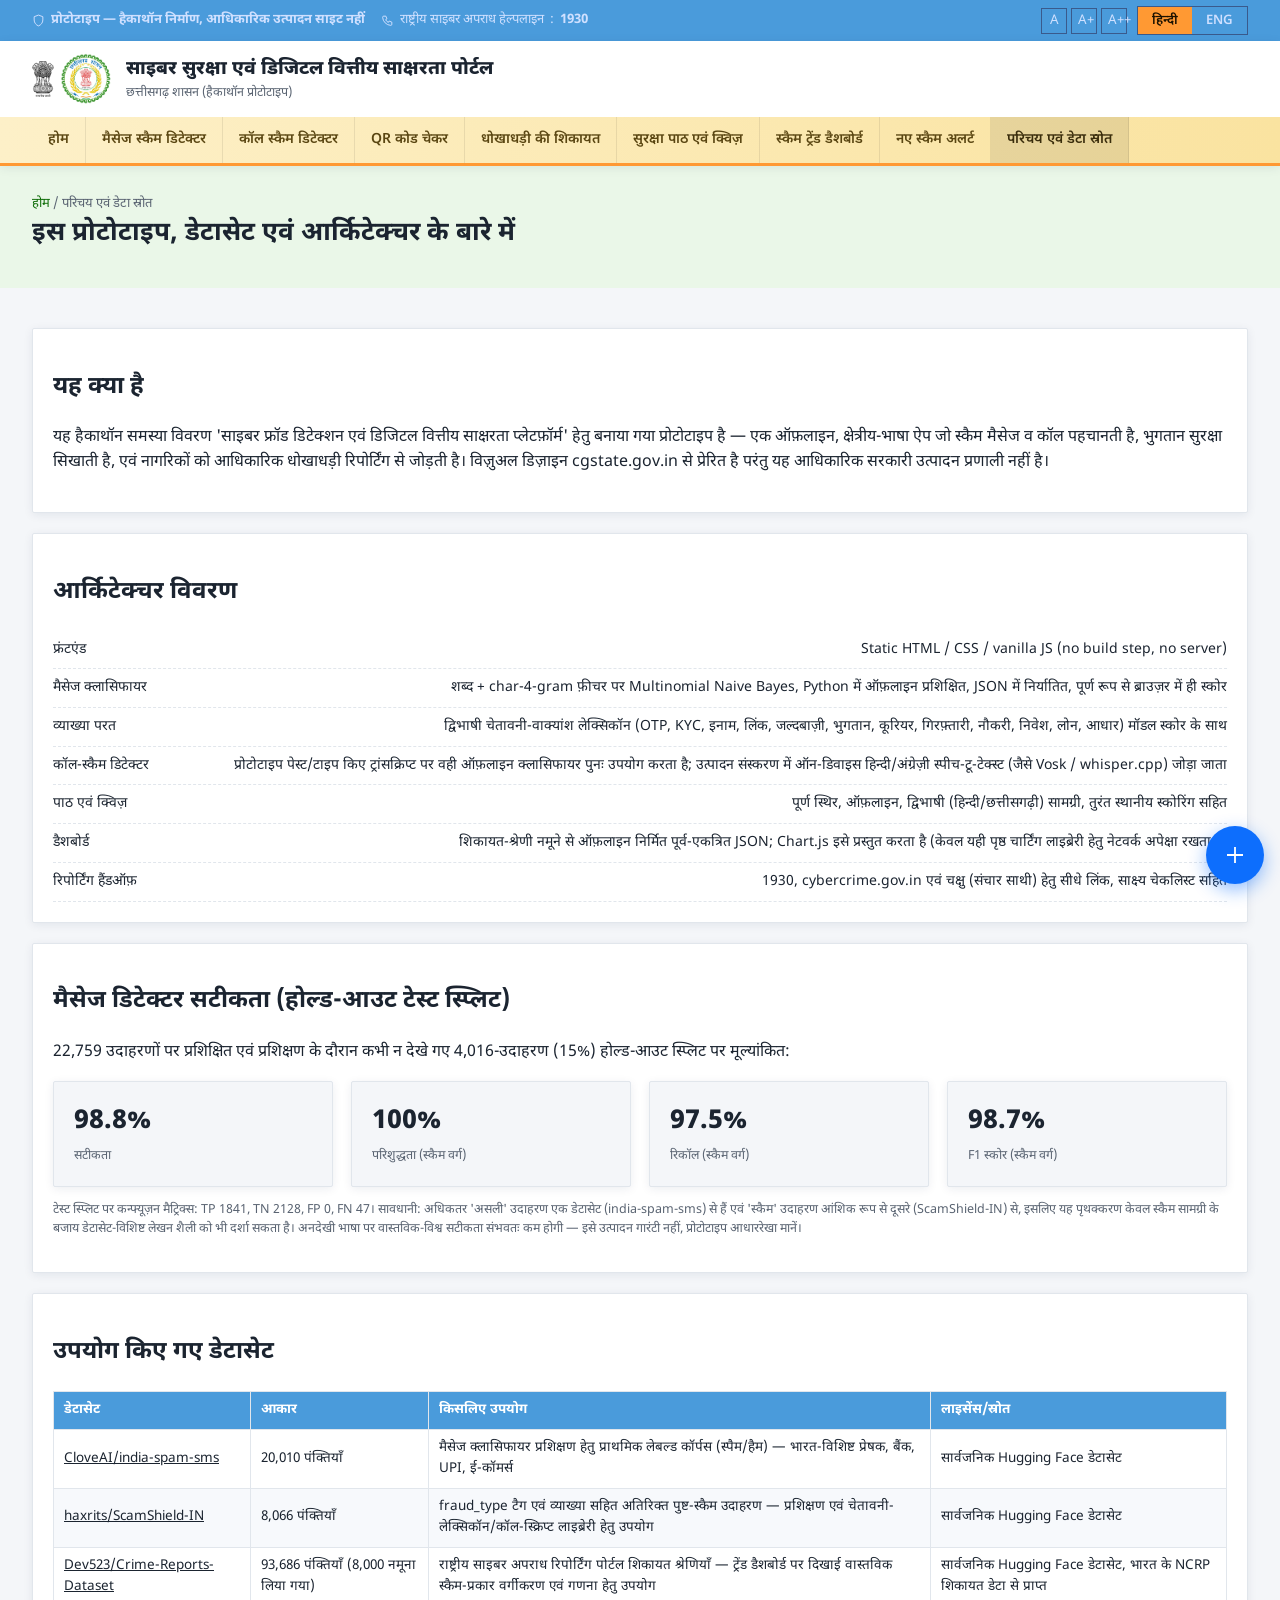
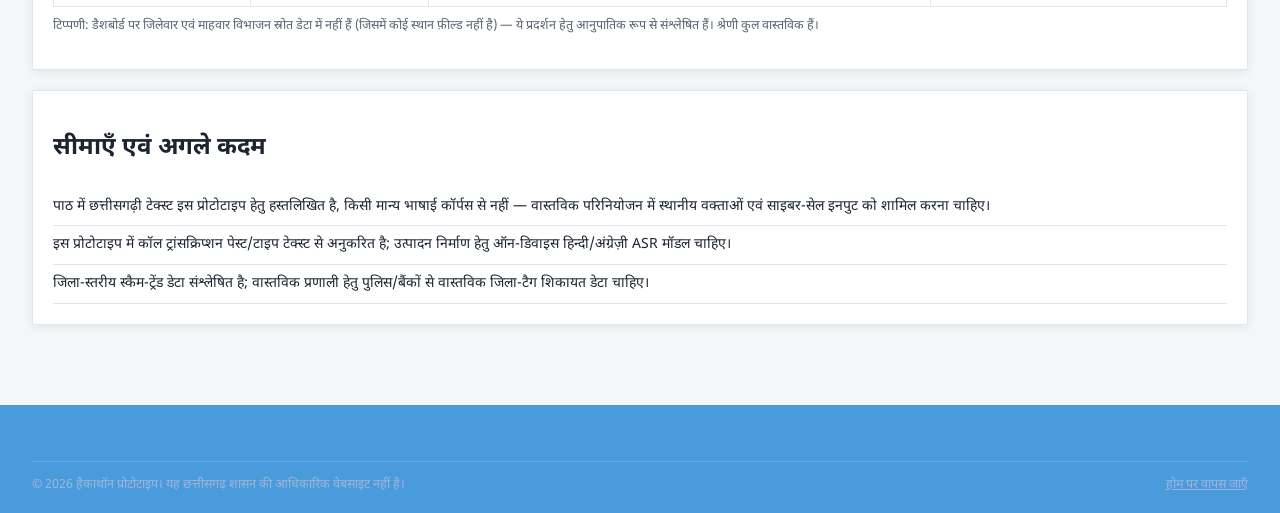
<file: site/pages/about.html>
<!DOCTYPE html>
<html lang="hi">
<head>
<meta charset="UTF-8">
<meta name="viewport" content="width=device-width, initial-scale=1.0">
<title>परिचय एवं डेटा स्रोत | साइबर सुरक्षा पोर्टल छत्तीसगढ़</title>
<link href="https://fonts.googleapis.com/css2?family=Noto+Sans+Devanagari:wght@400;500;600;700;800&family=Noto+Sans:wght@400;500;600;700;800&display=swap" rel="stylesheet">
<link rel="stylesheet" href="../css/style.css?v=2">
</head>
<body>
<a href="#main" class="skip-link">मुख्य सामग्री पर जाएँ</a>
<div class="topbar">
  <div class="container">
    <div class="topbar-left">
      <span><svg class="icon"><use href="../assets/icons.svg?v=2#i-shield"></use></svg> <strong data-en="Prototype — Hackathon build, not an official production site">प्रोटोटाइप — हैकाथॉन निर्माण, आधिकारिक उत्पादन साइट नहीं</strong></span>
      <span><svg class="icon"><use href="../assets/icons.svg?v=2#i-phone"></use></svg> <span data-en="National Cybercrime Helpline">राष्ट्रीय साइबर अपराध हेल्पलाइन</span>: <a href="tel:1930"><strong>1930</strong></a></span>
    </div>
    <div class="topbar-right">
      <div class="textsize"><button data-textsize="base">A</button><button data-textsize="text-lg">A+</button><button data-textsize="text-xl">A++</button></div>
      <div class="lang-toggle"><button data-lang="hi" class="active">हिन्दी</button><button data-lang="en">ENG</button></div>
    </div>
  </div>
</div>
<header class="site-header">
  <div class="header-inner container">
    <div class="gov-emblem-pair" aria-hidden="true">
      <img class="pillar-icon" src="../assets/ashoka-emblem.png" alt="">
      <img class="seal-icon" src="../assets/cg-seal.webp" alt="">
    </div>
    <div class="brand">
      <div class="title" data-en="Cyber Suraksha &amp; Digital Financial Literacy Portal">साइबर सुरक्षा एवं डिजिटल वित्तीय साक्षरता पोर्टल</div>
      <div class="subtitle" data-en="Government of Chhattisgarh (hackathon prototype)">छत्तीसगढ़ शासन (हैकाथॉन प्रोटोटाइप)</div>
    </div>
  </div>
  <nav class="site-nav"><div class="container">
    <button class="nav-toggle" aria-label="menu"><svg class="icon"><use href="../assets/icons.svg?v=2#i-menu"></use></svg></button>
    <ul>
      <li><a href="../index.html" data-en="Home">होम</a></li>
      <li><a href="detector.html" data-en="Message Scam Detector">मैसेज स्कैम डिटेक्टर</a></li>
      <li><a href="call-checker.html" data-en="Call Scam Detector">कॉल स्कैम डिटेक्टर</a></li>
      <li><a href="qr-checker.html" data-en="QR Code Checker">QR कोड चेकर</a></li>
      <li><a href="report.html" data-en="Report Fraud">धोखाधड़ी की शिकायत</a></li>
      <li><a href="learn.html" data-en="Safety Lessons &amp; Quiz">सुरक्षा पाठ एवं क्विज़</a></li>
      <li><a href="dashboard.html" data-en="Scam Trend Dashboard">स्कैम ट्रेंड डैशबोर्ड</a></li>
      <li><a href="officials.html" data-en="New-Scam Alerts">नए स्कैम अलर्ट</a></li>
      <li><a href="about.html" class="current" data-en="About &amp; Data Sources">परिचय एवं डेटा स्रोत</a></li>
    </ul>
  </div></nav>
</header>

<div class="page-head">
  <div class="container">
    <div class="breadcrumb"><a href="../index.html" data-en="Home">होम</a> / <span data-en="About &amp; Data Sources">परिचय एवं डेटा स्रोत</span></div>
    <h1 data-en="About this prototype, datasets &amp; architecture">इस प्रोटोटाइप, डेटासेट एवं आर्किटेक्चर के बारे में</h1>
  </div>
</div>

<main id="main">
  <section>
    <div class="container">
      <div class="card">
        <h2 data-en="What this is">यह क्या है</h2>
        <p data-en="A hackathon prototype built for the problem statement: 'Cyber Fraud Detection &amp; Digital Financial Literacy Platform' — an offline, local-language app that detects scam messages and calls, teaches payment safety, and connects citizens to official fraud reporting. The visual design is inspired by cgstate.gov.in but this is not an official government production system.">यह हैकाथॉन समस्या विवरण 'साइबर फ्रॉड डिटेक्शन एवं डिजिटल वित्तीय साक्षरता प्लेटफ़ॉर्म' हेतु बनाया गया प्रोटोटाइप है — एक ऑफ़लाइन, क्षेत्रीय-भाषा ऐप जो स्कैम मैसेज व कॉल पहचानती है, भुगतान सुरक्षा सिखाती है, एवं नागरिकों को आधिकारिक धोखाधड़ी रिपोर्टिंग से जोड़ती है। विज़ुअल डिज़ाइन cgstate.gov.in से प्रेरित है परंतु यह आधिकारिक सरकारी उत्पादन प्रणाली नहीं है।</p>
      </div>

      <div class="card" id="architecture" style="margin-top:20px;">
        <h2 data-en="Architecture overview">आर्किटेक्चर विवरण</h2>
        <ul class="kv-list">
          <li><span data-en="Frontend">फ्रंटएंड</span><span>Static HTML / CSS / vanilla JS (no build step, no server)</span></li>
          <li><span data-en="Message classifier">मैसेज क्लासिफायर</span><span data-en="Multinomial Naive Bayes over word + char-4-gram features, trained offline in Python, exported as JSON and scored entirely in-browser">शब्द + char-4-gram फ़ीचर पर Multinomial Naive Bayes, Python में ऑफ़लाइन प्रशिक्षित, JSON में निर्यातित, पूर्ण रूप से ब्राउज़र में ही स्कोर</span></li>
          <li><span data-en="Explainability layer">व्याख्या परत</span><span data-en="Bilingual red-flag phrase lexicon (OTP, KYC, prize, link, urgency, payment, courier, arrest, job, investment, loan, Aadhaar) matched alongside the model score">द्विभाषी चेतावनी-वाक्यांश लेक्सिकॉन (OTP, KYC, इनाम, लिंक, जल्दबाज़ी, भुगतान, कूरियर, गिरफ़्तारी, नौकरी, निवेश, लोन, आधार) मॉडल स्कोर के साथ</span></li>
          <li><span data-en="Call-scam detector">कॉल-स्कैम डिटेक्टर</span><span data-en="Prototype reuses the same offline classifier on a pasted/typed transcript; production version would add on-device Hindi/English speech-to-text (e.g. Vosk / whisper.cpp)">प्रोटोटाइप पेस्ट/टाइप किए ट्रांसक्रिप्ट पर वही ऑफ़लाइन क्लासिफायर पुनः उपयोग करता है; उत्पादन संस्करण में ऑन-डिवाइस हिन्दी/अंग्रेज़ी स्पीच-टू-टेक्स्ट (जैसे Vosk / whisper.cpp) जोड़ा जाता</span></li>
          <li><span data-en="Lessons &amp; quiz">पाठ एवं क्विज़</span><span data-en="Fully static, offline, bilingual (Hindi/Chhattisgarhi) content with instant local scoring">पूर्ण स्थिर, ऑफ़लाइन, द्विभाषी (हिन्दी/छत्तीसगढ़ी) सामग्री, तुरंत स्थानीय स्कोरिंग सहित</span></li>
          <li><span data-en="Dashboard">डैशबोर्ड</span><span data-en="Pre-aggregated JSON built offline from the complaint-category sample; Chart.js renders it (only page that expects a network fetch for the charting library)">शिकायत-श्रेणी नमूने से ऑफ़लाइन निर्मित पूर्व-एकत्रित JSON; Chart.js इसे प्रस्तुत करता है (केवल यही पृष्ठ चार्टिंग लाइब्रेरी हेतु नेटवर्क अपेक्षा रखता है)</span></li>
          <li><span data-en="Reporting handoff">रिपोर्टिंग हैंडऑफ़</span><span data-en="Direct deep-links to 1930, cybercrime.gov.in and Chakshu (Sanchar Saathi), plus an evidence checklist">1930, cybercrime.gov.in एवं चक्षु (संचार साथी) हेतु सीधे लिंक, साक्ष्य चेकलिस्ट सहित</span></li>
        </ul>
      </div>

      <div class="card" id="accuracy" style="margin-top:20px;">
        <h2 data-en="Message detector accuracy (held-out test split)">मैसेज डिटेक्टर सटीकता (होल्ड-आउट टेस्ट स्प्लिट)</h2>
        <p data-en="Trained on 22,759 examples and evaluated on a held-out 4,016-example split (15%) never seen during training:">22,759 उदाहरणों पर प्रशिक्षित एवं प्रशिक्षण के दौरान कभी न देखे गए 4,016-उदाहरण (15%) होल्ड-आउट स्प्लिट पर मूल्यांकित:</p>
        <div class="grid cols-4">
          <div class="card" style="background:var(--bg);"><div style="font-size:26px;font-weight:800;color:var(--text);">98.8%</div><div class="hint" data-en="Accuracy">सटीकता</div></div>
          <div class="card" style="background:var(--bg);"><div style="font-size:26px;font-weight:800;color:var(--text);">100%</div><div class="hint" data-en="Precision (scam class)">परिशुद्धता (स्कैम वर्ग)</div></div>
          <div class="card" style="background:var(--bg);"><div style="font-size:26px;font-weight:800;color:var(--text);">97.5%</div><div class="hint" data-en="Recall (scam class)">रिकॉल (स्कैम वर्ग)</div></div>
          <div class="card" style="background:var(--bg);"><div style="font-size:26px;font-weight:800;color:var(--text);">98.7%</div><div class="hint" data-en="F1 score (scam class)">F1 स्कोर (स्कैम वर्ग)</div></div>
        </div>
        <p class="hint" style="margin-top:14px;" data-en="Confusion matrix on the test split: TP 1841, TN 2128, FP 0, FN 47. Caveat: the 'genuine' examples mostly come from one dataset (india-spam-sms) and 'scam' examples partly from another (ScamShield-IN), so some of this separability may reflect dataset-specific writing style rather than scam content alone. Real-world accuracy on unseen phrasing will likely be lower — treat this as a prototype baseline, not a production guarantee.">टेस्ट स्प्लिट पर कन्फ्यूज़न मैट्रिक्स: TP 1841, TN 2128, FP 0, FN 47। सावधानी: अधिकतर 'असली' उदाहरण एक डेटासेट (india-spam-sms) से हैं एवं 'स्कैम' उदाहरण आंशिक रूप से दूसरे (ScamShield-IN) से, इसलिए यह पृथक्करण केवल स्कैम सामग्री के बजाय डेटासेट-विशिष्ट लेखन शैली को भी दर्शा सकता है। अनदेखी भाषा पर वास्तविक-विश्व सटीकता संभवतः कम होगी — इसे उत्पादन गारंटी नहीं, प्रोटोटाइप आधाररेखा मानें।</p>
      </div>

      <div class="card" style="margin-top:20px;">
        <h2 data-en="Datasets used">उपयोग किए गए डेटासेट</h2>
        <table class="table">
          <thead><tr>
            <th data-en="Dataset">डेटासेट</th><th data-en="Size">आकार</th><th data-en="Used for">किसलिए उपयोग</th><th data-en="License/source">लाइसेंस/स्रोत</th>
          </tr></thead>
          <tbody>
            <tr>
              <td><a href="https://huggingface.co/datasets/CloveAI/india-spam-sms" target="_blank" rel="noopener">CloveAI/india-spam-sms</a></td>
              <td>20,010 <span data-en="rows">पंक्तियाँ</span></td>
              <td data-en="Primary labelled corpus (spam/ham) for training the message classifier — India-specific senders, banks, UPI, e-commerce">मैसेज क्लासिफायर प्रशिक्षण हेतु प्राथमिक लेबल्ड कॉर्पस (स्पैम/हैम) — भारत-विशिष्ट प्रेषक, बैंक, UPI, ई-कॉमर्स</td>
              <td data-en="Public Hugging Face dataset">सार्वजनिक Hugging Face डेटासेट</td>
            </tr>
            <tr>
              <td><a href="https://huggingface.co/datasets/haxrits/ScamShield-IN" target="_blank" rel="noopener">haxrits/ScamShield-IN</a></td>
              <td>8,066 <span data-en="rows">पंक्तियाँ</span></td>
              <td data-en="Additional confirmed-scam examples with fraud_type tags and explanations — used for training and for the red-flag lexicon/call-script library">fraud_type टैग एवं व्याख्या सहित अतिरिक्त पुष्ट-स्कैम उदाहरण — प्रशिक्षण एवं चेतावनी-लेक्सिकॉन/कॉल-स्क्रिप्ट लाइब्रेरी हेतु उपयोग</td>
              <td data-en="Public Hugging Face dataset">सार्वजनिक Hugging Face डेटासेट</td>
            </tr>
            <tr>
              <td><a href="https://huggingface.co/datasets/Dev523/Crime-Reports-Dataset" target="_blank" rel="noopener">Dev523/Crime-Reports-Dataset</a></td>
              <td>93,686 <span data-en="rows (8,000 sampled)">पंक्तियाँ (8,000 नमूना लिया गया)</span></td>
              <td data-en="National Cybercrime Reporting Portal complaint categories — used to build the real scam-type taxonomy and counts shown on the trend dashboard">राष्ट्रीय साइबर अपराध रिपोर्टिंग पोर्टल शिकायत श्रेणियाँ — ट्रेंड डैशबोर्ड पर दिखाई वास्तविक स्कैम-प्रकार वर्गीकरण एवं गणना हेतु उपयोग</td>
              <td data-en="Public Hugging Face dataset, sourced from India's NCRP complaint data">सार्वजनिक Hugging Face डेटासेट, भारत के NCRP शिकायत डेटा से प्राप्त</td>
            </tr>
          </tbody>
        </table>
        <p class="hint" style="margin-top:10px;" data-en="Note: district-wise and month-wise splits on the dashboard are NOT in the source data (which has no location field) — they are proportionally synthesised for demonstration. The category totals themselves are real.">टिप्पणी: डैशबोर्ड पर जिलेवार एवं माहवार विभाजन स्रोत डेटा में नहीं हैं (जिसमें कोई स्थान फ़ील्ड नहीं है) — ये प्रदर्शन हेतु आनुपातिक रूप से संश्लेषित हैं। श्रेणी कुल वास्तविक हैं।</p>
      </div>

      <div class="card" style="margin-top:20px;">
        <h2 data-en="Limitations &amp; next steps">सीमाएँ एवं अगले कदम</h2>
        <ul class="checklist">
          <li><span data-en="Chhattisgarhi text in the lessons is hand-written for this prototype, not drawn from a validated linguistic corpus — a real deployment should involve native speakers and local cyber-cell input.">पाठ में छत्तीसगढ़ी टेक्स्ट इस प्रोटोटाइप हेतु हस्तलिखित है, किसी मान्य भाषाई कॉर्पस से नहीं — वास्तविक परिनियोजन में स्थानीय वक्ताओं एवं साइबर-सेल इनपुट को शामिल करना चाहिए।</span></li>
          <li><span data-en="Call transcription is simulated via paste/typed text in this prototype; a production build needs an on-device Hindi/English ASR model.">इस प्रोटोटाइप में कॉल ट्रांसक्रिप्शन पेस्ट/टाइप टेक्स्ट से अनुकरित है; उत्पादन निर्माण हेतु ऑन-डिवाइस हिन्दी/अंग्रेज़ी ASR मॉडल चाहिए।</span></li>
          <li><span data-en="District-level scam-trend data is synthesised; a real system needs actual district-tagged complaint data from police/banks.">जिला-स्तरीय स्कैम-ट्रेंड डेटा संश्लेषित है; वास्तविक प्रणाली हेतु पुलिस/बैंकों से वास्तविक जिला-टैग शिकायत डेटा चाहिए।</span></li>
        </ul>
      </div>
    </div>
  </section>
</main>

<footer class="site-footer">
  <div class="container">
    <div class="footer-bottom">
      <span data-en="© 2026 Hackathon prototype. Not an official Government of Chhattisgarh website.">© 2026 हैकाथॉन प्रोटोटाइप। यह छत्तीसगढ़ शासन की आधिकारिक वेबसाइट नहीं है।</span>
      <span><a href="../index.html" data-en="Back to Home">होम पर वापस जाएँ</a></span>
    </div>
  </div>
</footer>

<div class="emergency-widget">
  <div class="emergency-panel">
    <h4 data-en="Quick Links">त्वरित लिंक</h4>
    <ul>
      <li><a href="detector.html"><span data-en="Message Detector">मैसेज डिटेक्टर</span> <strong>→</strong></a></li>
      <li><a href="call-checker.html"><span data-en="Call Detector">कॉल डिटेक्टर</span> <strong>→</strong></a></li>
      <li><a href="qr-checker.html"><span data-en="QR Checker">QR चेकर</span> <strong>→</strong></a></li>
      <li><a href="learn.html"><span data-en="Lessons &amp; Quiz">पाठ एवं क्विज़</span> <strong>→</strong></a></li>
      <li><a href="dashboard.html"><span data-en="Dashboard">डैशबोर्ड</span> <strong>→</strong></a></li>
      <li><a href="officials.html"><span data-en="New-Scam Alerts">नए स्कैम अलर्ट</span> <strong>→</strong></a></li>
      <li><a href="poster.html"><span data-en="Scam Signs Poster">स्कैम संकेत पोस्टर</span> <strong>→</strong></a></li>
      <li><a href="about.html"><span data-en="Data Sources">डेटा स्रोत</span> <strong>→</strong></a></li>
    </ul>
  </div>
  <button class="emergency-fab" aria-label="Quick links" title="त्वरित लिंक"><svg class="icon"><use href="../assets/icons.svg?v=2#i-plus"></use></svg><span class="emergency-fab-label" data-en="Quick Links">त्वरित लिंक</span></button>
</div>

<script src="../js/app.js"></script>
</body>
</html>
</file>
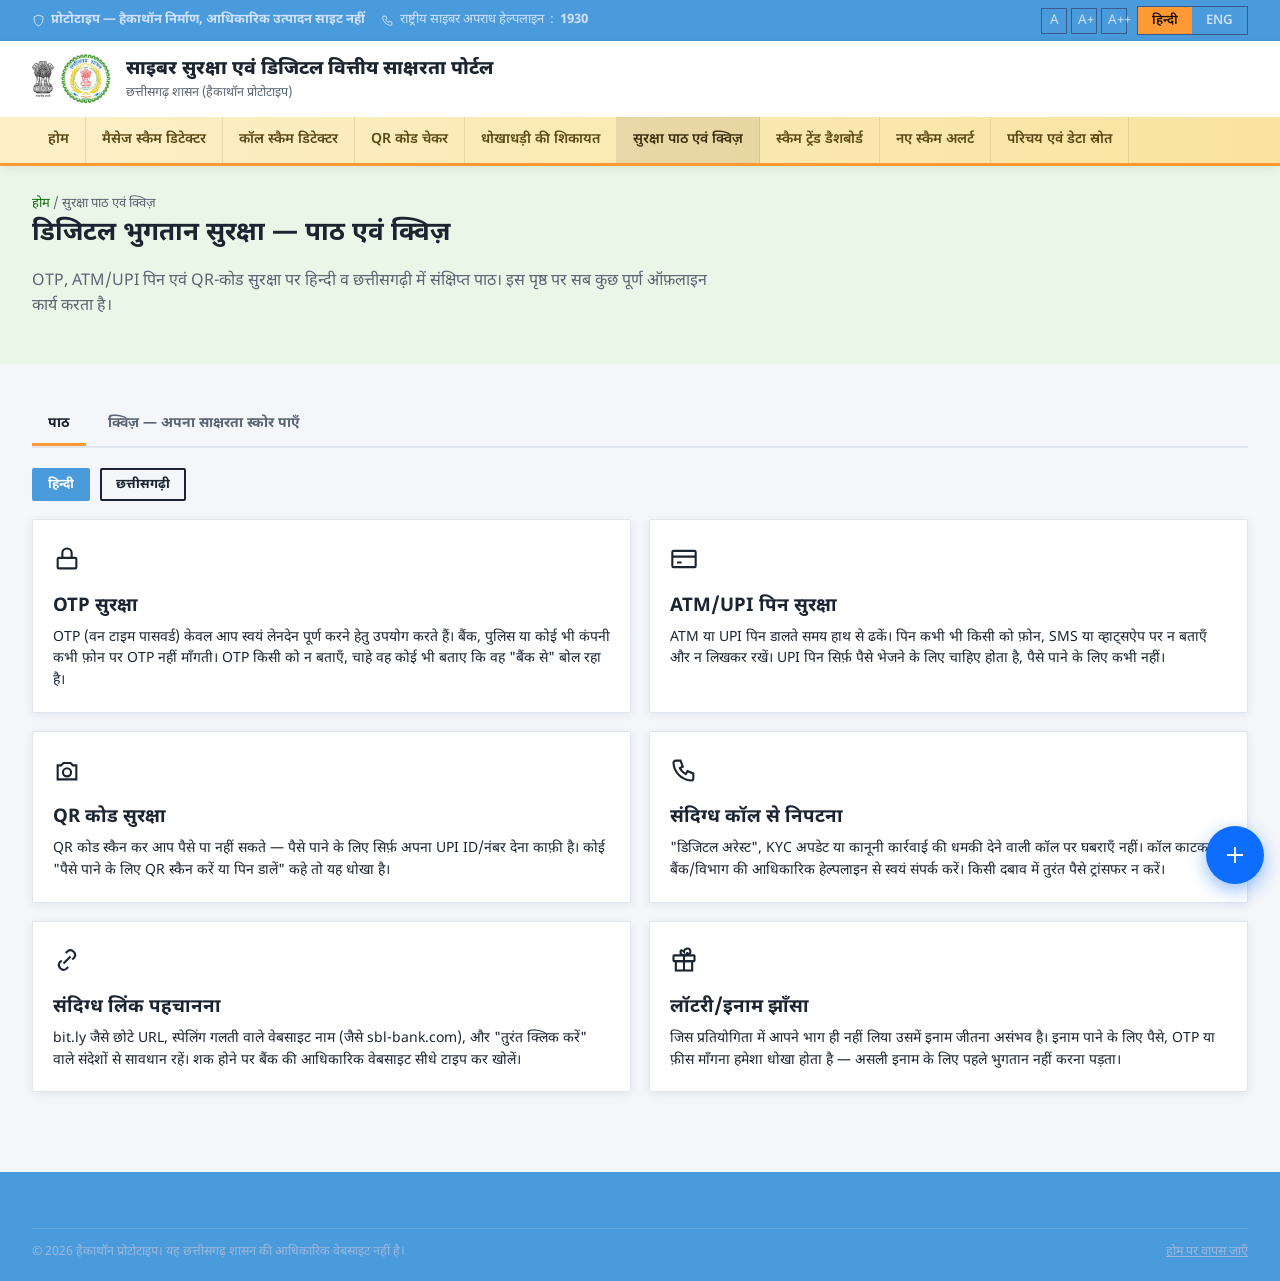
<file: site/pages/learn.html>
<!DOCTYPE html>
<html lang="hi">
<head>
<meta charset="UTF-8">
<meta name="viewport" content="width=device-width, initial-scale=1.0">
<title>सुरक्षा पाठ एवं क्विज़ | साइबर सुरक्षा पोर्टल छत्तीसगढ़</title>
<link href="https://fonts.googleapis.com/css2?family=Noto+Sans+Devanagari:wght@400;500;600;700;800&family=Noto+Sans:wght@400;500;600;700;800&display=swap" rel="stylesheet">
<link rel="stylesheet" href="../css/style.css?v=2">
</head>
<body>
<a href="#main" class="skip-link">मुख्य सामग्री पर जाएँ</a>
<div class="topbar">
  <div class="container">
    <div class="topbar-left">
      <span><svg class="icon"><use href="../assets/icons.svg?v=2#i-shield"></use></svg> <strong data-en="Prototype — Hackathon build, not an official production site">प्रोटोटाइप — हैकाथॉन निर्माण, आधिकारिक उत्पादन साइट नहीं</strong></span>
      <span><svg class="icon"><use href="../assets/icons.svg?v=2#i-phone"></use></svg> <span data-en="National Cybercrime Helpline">राष्ट्रीय साइबर अपराध हेल्पलाइन</span>: <a href="tel:1930"><strong>1930</strong></a></span>
    </div>
    <div class="topbar-right">
      <div class="textsize"><button data-textsize="base">A</button><button data-textsize="text-lg">A+</button><button data-textsize="text-xl">A++</button></div>
      <div class="lang-toggle"><button data-lang="hi" class="active">हिन्दी</button><button data-lang="en">ENG</button></div>
    </div>
  </div>
</div>
<header class="site-header">
  <div class="header-inner container">
    <div class="gov-emblem-pair" aria-hidden="true">
      <img class="pillar-icon" src="../assets/ashoka-emblem.png" alt="">
      <img class="seal-icon" src="../assets/cg-seal.webp" alt="">
    </div>
    <div class="brand">
      <div class="title" data-en="Cyber Suraksha &amp; Digital Financial Literacy Portal">साइबर सुरक्षा एवं डिजिटल वित्तीय साक्षरता पोर्टल</div>
      <div class="subtitle" data-en="Government of Chhattisgarh (hackathon prototype)">छत्तीसगढ़ शासन (हैकाथॉन प्रोटोटाइप)</div>
    </div>
  </div>
  <nav class="site-nav"><div class="container">
    <button class="nav-toggle" aria-label="menu"><svg class="icon"><use href="../assets/icons.svg?v=2#i-menu"></use></svg></button>
    <ul>
      <li><a href="../index.html" data-en="Home">होम</a></li>
      <li><a href="detector.html" data-en="Message Scam Detector">मैसेज स्कैम डिटेक्टर</a></li>
      <li><a href="call-checker.html" data-en="Call Scam Detector">कॉल स्कैम डिटेक्टर</a></li>
      <li><a href="qr-checker.html" data-en="QR Code Checker">QR कोड चेकर</a></li>
      <li><a href="report.html" data-en="Report Fraud">धोखाधड़ी की शिकायत</a></li>
      <li><a href="learn.html" class="current" data-en="Safety Lessons &amp; Quiz">सुरक्षा पाठ एवं क्विज़</a></li>
      <li><a href="dashboard.html" data-en="Scam Trend Dashboard">स्कैम ट्रेंड डैशबोर्ड</a></li>
      <li><a href="officials.html" data-en="New-Scam Alerts">नए स्कैम अलर्ट</a></li>
      <li><a href="about.html" data-en="About &amp; Data Sources">परिचय एवं डेटा स्रोत</a></li>
    </ul>
  </div></nav>
</header>

<div class="page-head">
  <div class="container">
    <div class="breadcrumb"><a href="../index.html" data-en="Home">होम</a> / <span data-en="Safety Lessons &amp; Quiz">सुरक्षा पाठ एवं क्विज़</span></div>
    <h1 data-en="Digital Payment Safety — Lessons &amp; Quiz">डिजिटल भुगतान सुरक्षा — पाठ एवं क्विज़</h1>
    <p style="color:var(--text-muted);max-width:680px;" data-en="Short lessons in Hindi and Chhattisgarhi on OTP, ATM/UPI PIN and QR-code safety. Everything on this page works fully offline.">OTP, ATM/UPI पिन एवं QR-कोड सुरक्षा पर हिन्दी व छत्तीसगढ़ी में संक्षिप्त पाठ। इस पृष्ठ पर सब कुछ पूर्ण ऑफ़लाइन कार्य करता है।</p>
  </div>
</div>

<main id="main">
  <section>
    <div class="container">
      <div class="tabs" data-group="main">
        <button class="tab-btn active" data-tab="panel-lessons" data-en="Lessons">पाठ</button>
        <button class="tab-btn" data-tab="panel-quiz" data-en="Quiz — get your literacy score">क्विज़ — अपना साक्षरता स्कोर पाएँ</button>
      </div>

      <div class="tab-panel active" id="panel-lessons" data-group="main">
        <div style="display:flex;gap:10px;margin-bottom:18px;flex-wrap:wrap;" id="dialect-toggle">
          <button class="btn btn-sm btn-navy" data-dialect="hi" data-en="Hindi">हिन्दी</button>
          <button class="btn btn-sm btn-outline" style="border-color:var(--text);color:var(--text);" data-dialect="cg" data-en="Chhattisgarhi">छत्तीसगढ़ी</button>
        </div>
        <div class="grid cols-2" id="lesson-grid"></div>
      </div>

      <div class="tab-panel" id="panel-quiz" data-group="main">
        <div class="card" id="quiz-card">
          <div id="quiz-progress" class="hint" style="margin-bottom:10px;"></div>
          <div class="progress" style="margin-bottom:18px;"><span id="quiz-bar" style="width:0%"></span></div>
          <div id="quiz-question"></div>
        </div>
      </div>
    </div>
  </section>
</main>

<footer class="site-footer">
  <div class="container">
    <div class="footer-bottom">
      <span data-en="© 2026 Hackathon prototype. Not an official Government of Chhattisgarh website.">© 2026 हैकाथॉन प्रोटोटाइप। यह छत्तीसगढ़ शासन की आधिकारिक वेबसाइट नहीं है।</span>
      <span><a href="../index.html" data-en="Back to Home">होम पर वापस जाएँ</a></span>
    </div>
  </div>
</footer>

<div class="emergency-widget">
  <div class="emergency-panel">
    <h4 data-en="Quick Links">त्वरित लिंक</h4>
    <ul>
      <li><a href="detector.html"><span data-en="Message Detector">मैसेज डिटेक्टर</span> <strong>→</strong></a></li>
      <li><a href="call-checker.html"><span data-en="Call Detector">कॉल डिटेक्टर</span> <strong>→</strong></a></li>
      <li><a href="qr-checker.html"><span data-en="QR Checker">QR चेकर</span> <strong>→</strong></a></li>
      <li><a href="learn.html"><span data-en="Lessons &amp; Quiz">पाठ एवं क्विज़</span> <strong>→</strong></a></li>
      <li><a href="dashboard.html"><span data-en="Dashboard">डैशबोर्ड</span> <strong>→</strong></a></li>
      <li><a href="officials.html"><span data-en="New-Scam Alerts">नए स्कैम अलर्ट</span> <strong>→</strong></a></li>
      <li><a href="poster.html"><span data-en="Scam Signs Poster">स्कैम संकेत पोस्टर</span> <strong>→</strong></a></li>
      <li><a href="about.html"><span data-en="Data Sources">डेटा स्रोत</span> <strong>→</strong></a></li>
    </ul>
  </div>
  <button class="emergency-fab" aria-label="Quick links" title="त्वरित लिंक"><svg class="icon"><use href="../assets/icons.svg?v=2#i-plus"></use></svg><span class="emergency-fab-label" data-en="Quick Links">त्वरित लिंक</span></button>
</div>

<script src="../js/app.js"></script>
<script>
var LESSONS = [
  {
    icon:'<svg class="icon"><use href="../assets/icons.svg?v=2#i-lock"></use></svg>', title_hi:'OTP सुरक्षा', title_en:'OTP safety',
    hi:'OTP (वन टाइम पासवर्ड) केवल आप स्वयं लेनदेन पूर्ण करने हेतु उपयोग करते हैं। बैंक, पुलिस या कोई भी कंपनी कभी फ़ोन पर OTP नहीं माँगती। OTP किसी को न बताएँ, चाहे वह कोई भी बताए कि वह "बैंक से" बोल रहा है।',
    cg:'OTP ल सिरिफ तुमीच ह अपन लेनदेन पूरा करे बर उपयोग करथव। बैंक, पुलिस या कोनो कंपनी कभू फोन म OTP नइ मांगय। OTP ल कोनो ल झन बताव, चाहे ओह कतकोन बोलय के "बैंक ले" बोलत हे।',
  },
  {
    icon:'<svg class="icon"><use href="../assets/icons.svg?v=2#i-credit-card"></use></svg>', title_hi:'ATM/UPI पिन सुरक्षा', title_en:'ATM/UPI PIN safety',
    hi:'ATM या UPI पिन डालते समय हाथ से ढकें। पिन कभी भी किसी को फ़ोन, SMS या व्हाट्सऐप पर न बताएँ और न लिखकर रखें। UPI पिन सिर्फ़ पैसे भेजने के लिए चाहिए होता है, पैसे पाने के लिए कभी नहीं।',
    cg:'ATM या UPI पिन डालत बखत हाथ ले ढाँक लेवव। पिन ल कभू फोन, SMS या व्हाट्सएप म कोनो ल झन बताव अउ न लिख के रखव। UPI पिन सिरिफ पईसा भेजे बर लागथे, पईसा पाय बर कभू नइ।',
  },
  {
    icon:'<svg class="icon"><use href="../assets/icons.svg?v=2#i-camera"></use></svg>', title_hi:'QR कोड सुरक्षा', title_en:'QR code safety',
    hi:'QR कोड स्कैन कर आप पैसे पा नहीं सकते — पैसे पाने के लिए सिर्फ़ अपना UPI ID/नंबर देना काफ़ी है। कोई "पैसे पाने के लिए QR स्कैन करें या पिन डालें" कहे तो यह धोखा है।',
    cg:'QR कोड स्कैन करके तुमन पईसा नइ पा सकव — पईसा पाय बर सिरिफ अपन UPI ID/नंबर देना काफी हे। कोनो कहय "पईसा पाय बर QR स्कैन करव या पिन डारव" त ए धोखा आय।',
  },
  {
    icon:'<svg class="icon"><use href="../assets/icons.svg?v=2#i-phone"></use></svg>', title_hi:'संदिग्ध कॉल से निपटना', title_en:'Handling suspicious calls',
    hi:'"डिजिटल अरेस्ट", KYC अपडेट या कानूनी कार्रवाई की धमकी देने वाली कॉल पर घबराएँ नहीं। कॉल काटकर बैंक/विभाग की आधिकारिक हेल्पलाइन से स्वयं संपर्क करें। किसी दबाव में तुरंत पैसे ट्रांसफर न करें।',
    cg:'"डिजिटल अरेस्ट", KYC अपडेट या कानूनी कार्रवाई के धमकी देवइया कॉल म झन घबराव। कॉल काट के बैंक/विभाग के आधिकारिक हेल्पलाइन ले खुद संपर्क करव। कोनो दबाव म तुरते पईसा ट्रांसफर झन करव।',
  },
  {
    icon:'<svg class="icon"><use href="../assets/icons.svg?v=2#i-link"></use></svg>', title_hi:'संदिग्ध लिंक पहचानना', title_en:'Spotting suspicious links',
    hi:'bit.ly जैसे छोटे URL, स्पेलिंग गलती वाले वेबसाइट नाम (जैसे sbl-bank.com), और "तुरंत क्लिक करें" वाले संदेशों से सावधान रहें। शक होने पर बैंक की आधिकारिक वेबसाइट सीधे टाइप कर खोलें।',
    cg:'bit.ly कस छोटे URL, स्पेलिंग गलती वाले वेबसाइट नांव (जइसे sbl-bank.com), अउ "तुरते क्लिक करव" वाले संदेश ले सावधान रहव। शक होय म बैंक के आधिकारिक वेबसाइट सीधा टाइप कर खोलव।',
  },
  {
    icon:'<svg class="icon"><use href="../assets/icons.svg?v=2#i-gift"></use></svg>', title_hi:'लॉटरी/इनाम झाँसा', title_en:'Lottery/prize bait',
    hi:'जिस प्रतियोगिता में आपने भाग ही नहीं लिया उसमें इनाम जीतना असंभव है। इनाम पाने के लिए पैसे, OTP या फ़ीस माँगना हमेशा धोखा होता है — असली इनाम के लिए पहले भुगतान नहीं करना पड़ता।',
    cg:'जऊन प्रतियोगिता म तुमन भाग नइ लिए हव ओमा इनाम जीतना असंभव हे। इनाम पाय बर पईसा, OTP या फीस मांगना हमेशा धोखा होथे — असली इनाम बर पहिली भुगतान नइ करे ल पड़य।',
  },
];

var DIALECT = 'hi';
function renderLessons(lang){
  var grid = document.getElementById('lesson-grid');
  grid.innerHTML='';
  LESSONS.forEach(function(l){
    var div = document.createElement('div');
    div.className='card';
    var title = lang==='en' ? l.title_en : l.title_hi;
    var body = DIALECT === 'cg' ? l.cg : l.hi;
    if(lang==='en') body = l.hi; // English toggle shows Hindi body translated conceptually via title only (full EN body kept concise)
    div.innerHTML = '<div style="font-size:28px;">'+l.icon+'</div><h3 style="margin:8px 0 6px;color:var(--text);">'+title+'</h3><p style="font-size:14px;color:var(--text);margin:0;">'+body+'</p>';
    grid.appendChild(div);
  });
}
document.querySelectorAll('#dialect-toggle button').forEach(function(b){
  b.addEventListener('click', function(){
    DIALECT = b.dataset.dialect;
    document.querySelectorAll('#dialect-toggle button').forEach(function(x){
      x.className = x===b ? 'btn btn-sm btn-navy' : 'btn btn-sm btn-outline';
      x.style.borderColor='var(--text)'; x.style.color = x===b? '#fff':'var(--text)';
    });
    renderLessons(document.documentElement.lang);
  });
});
renderLessons(document.documentElement.lang);
document.addEventListener('cg:langchange', function(e){ renderLessons(e.detail.lang); });

/* ---------------- QUIZ ---------------- */
var QUIZ = [
  { q_hi:'बैंक का कर्मचारी बनकर कॉल करने वाला व्यक्ति आपका OTP माँगता है। आप क्या करेंगे?', q_en:'Someone claiming to be a bank employee calls and asks for your OTP. What do you do?',
    opts_hi:['OTP बता देंगे क्योंकि वह बैंक से है','OTP कभी नहीं बताएँगे, कॉल काट देंगे','आधा OTP बताएँगे','पहले नाम पूछेंगे फिर बताएँगे'],
    opts_en:['Share the OTP since they are from the bank','Never share the OTP, hang up','Share half the OTP','Ask their name first, then share it'],
    correct:1 },
  { q_hi:'UPI से पैसे पाने (receive) के लिए क्या चाहिए?', q_en:'What do you need to RECEIVE money via UPI?',
    opts_hi:['अपना UPI पिन डालना','सिर्फ़ अपना UPI ID/QR देना, पिन की ज़रूरत नहीं','OTP भेजना','QR कोड स्कैन करना'],
    opts_en:['Entering your UPI PIN','Just sharing your UPI ID/QR — no PIN needed','Sending an OTP','Scanning a QR code'],
    correct:1 },
  { q_hi:'एक कॉल पर कोई खुद को पुलिस अधिकारी बताकर "डिजिटल अरेस्ट" की धमकी देकर पैसे माँगता है। यह है:', q_en:'A caller claiming to be a police officer threatens "digital arrest" and demands money. This is:',
    opts_hi:['असली कानूनी प्रक्रिया','स्कैम — ऐसी कोई प्रक्रिया नहीं होती','बैंक की सामान्य जाँच','कुछ भी हो सकता है'],
    opts_en:['A real legal process','A scam — no such process exists','A routine bank check','Could be anything'],
    correct:1 },
  { q_hi:'एक मैसेज में लिंक है: "आपका पार्सल कस्टम में रुका है, जुर्माना भरें"। आप क्या करेंगे?', q_en:'A message says: "Your parcel is held at customs, pay a fine". What do you do?',
    opts_hi:['तुरंत लिंक खोलकर भुगतान करेंगे','लिंक पर क्लिक नहीं करेंगे, आधिकारिक कूरियर नंबर से जाँच करेंगे','OTP माँगे जाने पर दे देंगे','पैसे भेज देंगे ताकि पार्सल मिल जाए'],
    opts_en:['Open the link and pay immediately','Not click the link, verify via the official courier number instead','Share OTP if asked','Send money so the parcel is released'],
    correct:1 },
  { q_hi:'असली इनाम/लॉटरी जीतने पर:', q_en:'When you genuinely win a prize/lottery:',
    opts_hi:['पहले फीस या OTP देना पड़ता है','आपने प्रतियोगिता में भाग लिया होगा, और दावे से पहले पैसे नहीं माँगे जाते','तुरंत पैसे ट्रांसफर करने होते हैं','व्हाट्सऐप पर पिन देना होता है'],
    opts_en:['You must pay a fee or share OTP first','You would have actually entered the contest, and no payment is asked before the claim','You must transfer money immediately','You must share your PIN on WhatsApp'],
    correct:1 },
];
var qi = 0, score = 0, answered = false;
var qEl = document.getElementById('quiz-question');
var progEl = document.getElementById('quiz-progress');
var barEl = document.getElementById('quiz-bar');

function renderQuiz(){
  var lang = document.documentElement.lang;
  var isEn = lang==='en';
  progEl.textContent = (isEn? 'Question ':'प्रश्न ') + (qi+1) + ' / ' + QUIZ.length;
  barEl.style.width = Math.round((qi)/QUIZ.length*100)+'%';
  if(qi >= QUIZ.length){
    var pct = Math.round(score/QUIZ.length*100);
    var level = pct>=80 ? (isEn?'Excellent — Digital Safety Champion':'उत्कृष्ट — डिजिटल सुरक्षा चैंपियन') : pct>=50 ? (isEn?'Good — keep practising':'अच्छा — अभ्यास जारी रखें') : (isEn?'Needs improvement — revisit the lessons':'सुधार ज़रूरी — पाठ दोबारा देखें');
    barEl.style.width='100%';
    qEl.innerHTML = '<div style="text-align:center;padding:20px 0;">'+
      '<div style="font-size:42px;font-weight:800;color:var(--text);">'+pct+'%</div>'+
      '<p style="font-size:16px;font-weight:700;color:var(--india-green);">'+(isEn?'Digital Financial Literacy Score':'डिजिटल वित्तीय साक्षरता स्कोर')+'</p>'+
      '<p>'+level+'</p>'+
      '<button class="btn btn-primary" id="restart-quiz">'+(isEn?'Retake quiz':'क्विज़ फिर से लें')+'</button>'+
      '</div>';
    document.getElementById('restart-quiz').addEventListener('click', function(){ qi=0; score=0; renderQuiz(); });
    return;
  }
  var q = QUIZ[qi];
  var opts = isEn ? q.opts_en : q.opts_hi;
  qEl.innerHTML = '<h3 style="margin-top:0;">'+(isEn?q.q_en:q.q_hi)+'</h3>' +
    '<div style="display:flex;flex-direction:column;gap:10px;margin:14px 0;" id="opt-list">' +
    opts.map(function(o,i){ return '<button class="btn btn-outline" style="border-color:var(--border);color:var(--text);text-align:left;justify-content:flex-start;" data-i="'+i+'">'+o+'</button>'; }).join('') +
    '</div><div id="quiz-feedback"></div>';
  answered = false;
  document.querySelectorAll('#opt-list button').forEach(function(btn){
    btn.addEventListener('click', function(){
      if(answered) return;
      answered = true;
      var i = parseInt(btn.dataset.i,10);
      var correct = q.correct;
      document.querySelectorAll('#opt-list button').forEach(function(b2,i2){
        if(i2===correct) b2.classList.add('btn-green');
        else if(i2===i) b2.classList.add('btn-danger');
        b2.setAttribute('disabled','disabled');
      });
      if(i===correct) score++;
      var fb = document.getElementById('quiz-feedback');
      fb.innerHTML = '<p style="margin-top:12px;font-weight:700;color:'+(i===correct?'var(--safe)':'var(--danger)')+';">'+(i===correct ? (isEn?'Correct!':'सही!') : (isEn?'Not quite — see the highlighted correct answer.':'सही नहीं — सही उत्तर हाइलाइट देखें।'))+'</p>'+
        '<button class="btn btn-primary" id="next-q" style="margin-top:8px;">'+(isEn?'Next':'अगला')+'</button>';
      document.getElementById('next-q').addEventListener('click', function(){ qi++; renderQuiz(); });
    });
  });
}
renderQuiz();
document.addEventListener('cg:langchange', function(){ renderQuiz(); });
</script>
</body>
</html>
</file>
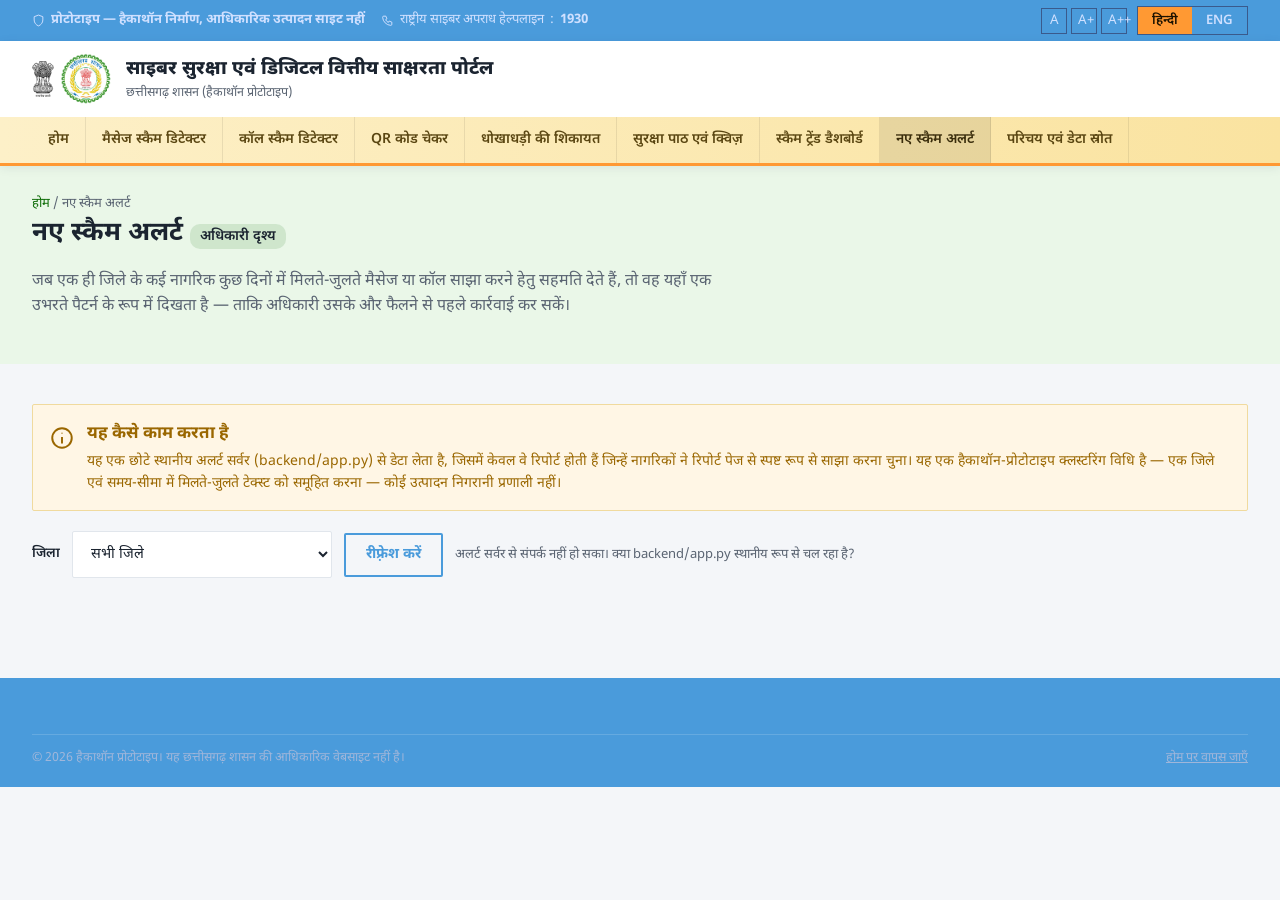
<file: site/pages/officials.html>
<!DOCTYPE html>
<html lang="hi">
<head>
<meta charset="UTF-8">
<meta name="viewport" content="width=device-width, initial-scale=1.0">
<title>नए स्कैम पैटर्न अलर्ट | साइबर सुरक्षा पोर्टल छत्तीसगढ़</title>
<link href="https://fonts.googleapis.com/css2?family=Noto+Sans+Devanagari:wght@400;500;600;700;800&family=Noto+Sans:wght@400;500;600;700;800&display=swap" rel="stylesheet">
<link rel="stylesheet" href="../css/style.css?v=2">
</head>
<body>
<a href="#main" class="skip-link">मुख्य सामग्री पर जाएँ</a>
<div class="topbar">
  <div class="container">
    <div class="topbar-left">
      <span><svg class="icon"><use href="../assets/icons.svg?v=2#i-shield"></use></svg> <strong data-en="Prototype — Hackathon build, not an official production site">प्रोटोटाइप — हैकाथॉन निर्माण, आधिकारिक उत्पादन साइट नहीं</strong></span>
      <span><svg class="icon"><use href="../assets/icons.svg?v=2#i-phone"></use></svg> <span data-en="National Cybercrime Helpline">राष्ट्रीय साइबर अपराध हेल्पलाइन</span>: <a href="tel:1930"><strong>1930</strong></a></span>
    </div>
    <div class="topbar-right">
      <div class="textsize"><button data-textsize="base">A</button><button data-textsize="text-lg">A+</button><button data-textsize="text-xl">A++</button></div>
      <div class="lang-toggle"><button data-lang="hi" class="active">हिन्दी</button><button data-lang="en">ENG</button></div>
    </div>
  </div>
</div>
<header class="site-header">
  <div class="header-inner container">
    <div class="gov-emblem-pair" aria-hidden="true">
      <img class="pillar-icon" src="../assets/ashoka-emblem.png" alt="">
      <img class="seal-icon" src="../assets/cg-seal.webp" alt="">
    </div>
    <div class="brand">
      <div class="title" data-en="Cyber Suraksha &amp; Digital Financial Literacy Portal">साइबर सुरक्षा एवं डिजिटल वित्तीय साक्षरता पोर्टल</div>
      <div class="subtitle" data-en="Government of Chhattisgarh (hackathon prototype)">छत्तीसगढ़ शासन (हैकाथॉन प्रोटोटाइप)</div>
    </div>
  </div>
  <nav class="site-nav"><div class="container">
    <button class="nav-toggle" aria-label="menu"><svg class="icon"><use href="../assets/icons.svg?v=2#i-menu"></use></svg></button>
    <ul>
      <li><a href="../index.html" data-en="Home">होम</a></li>
      <li><a href="detector.html" data-en="Message Scam Detector">मैसेज स्कैम डिटेक्टर</a></li>
      <li><a href="call-checker.html" data-en="Call Scam Detector">कॉल स्कैम डिटेक्टर</a></li>
      <li><a href="qr-checker.html" data-en="QR Code Checker">QR कोड चेकर</a></li>
      <li><a href="report.html" data-en="Report Fraud">धोखाधड़ी की शिकायत</a></li>
      <li><a href="learn.html" data-en="Safety Lessons &amp; Quiz">सुरक्षा पाठ एवं क्विज़</a></li>
      <li><a href="dashboard.html" data-en="Scam Trend Dashboard">स्कैम ट्रेंड डैशबोर्ड</a></li>
      <li><a href="officials.html" class="current" data-en="New-Scam Alerts">नए स्कैम अलर्ट</a></li>
      <li><a href="about.html" data-en="About &amp; Data Sources">परिचय एवं डेटा स्रोत</a></li>
    </ul>
  </div></nav>
</header>

<div class="page-head">
  <div class="container">
    <div class="breadcrumb"><a href="../index.html" data-en="Home">होम</a> / <span data-en="New-Scam Alerts">नए स्कैम अलर्ट</span></div>
    <h1 data-en="New-scam alerts <span style='font-size:14px;font-weight:600;background:rgba(12,107,5,.12);padding:3px 10px;border-radius:10px;'>OFFICIALS VIEW</span>">नए स्कैम अलर्ट <span style="font-size:14px;font-weight:600;background:rgba(12,107,5,.12);padding:3px 10px;border-radius:10px;">अधिकारी दृश्य</span></h1>
    <p style="color:var(--text-muted);max-width:680px;" data-en="When several citizens in the same district opt in to share a similar message or call within a few days, it shows up here as an emerging pattern — so officials can act before it spreads further.">जब एक ही जिले के कई नागरिक कुछ दिनों में मिलते-जुलते मैसेज या कॉल साझा करने हेतु सहमति देते हैं, तो वह यहाँ एक उभरते पैटर्न के रूप में दिखता है — ताकि अधिकारी उसके और फैलने से पहले कार्रवाई कर सकें।</p>
  </div>
</div>

<main id="main">
  <section>
    <div class="container">
      <div class="alert alert-warn" style="margin-bottom:20px;">
        <div class="icon"><svg class="icon"><use href="../assets/icons.svg?v=2#i-info"></use></svg></div>
        <div>
          <h3 data-en="How this works">यह कैसे काम करता है</h3>
          <p data-en="This reads from a small local alert server (backend/app.py) that only has reports citizens explicitly chose to share from the Report page. It is a hackathon-prototype clustering method — grouping similar text within a district and time window — not a production monitoring system.">यह एक छोटे स्थानीय अलर्ट सर्वर (backend/app.py) से डेटा लेता है, जिसमें केवल वे रिपोर्ट होती हैं जिन्हें नागरिकों ने रिपोर्ट पेज से स्पष्ट रूप से साझा करना चुना। यह एक हैकाथॉन-प्रोटोटाइप क्लस्टरिंग विधि है — एक जिले एवं समय-सीमा में मिलते-जुलते टेक्स्ट को समूहित करना — कोई उत्पादन निगरानी प्रणाली नहीं।</p>
        </div>
      </div>

      <div style="display:flex;gap:12px;align-items:center;flex-wrap:wrap;margin-bottom:20px;">
        <label for="district-filter" style="margin:0;" data-en="District">जिला</label>
        <select id="district-filter" style="max-width:260px;">
          <option value="" data-en="All districts">सभी जिले</option>
        </select>
        <button id="refresh-btn" class="btn btn-outline" style="border-color:var(--navy);color:var(--navy);" type="button" data-en="Refresh">रीफ़्रेश करें</button>
        <span id="alerts-status-text" style="font-size:13px;color:var(--text-muted);"></span>
      </div>

      <div id="alerts-list" class="grid" style="grid-template-columns:1fr;gap:16px;"></div>
    </div>
  </section>
</main>

<footer class="site-footer">
  <div class="container">
    <div class="footer-bottom">
      <span data-en="© 2026 Hackathon prototype. Not an official Government of Chhattisgarh website.">© 2026 हैकाथॉन प्रोटोटाइप। यह छत्तीसगढ़ शासन की आधिकारिक वेबसाइट नहीं है।</span>
      <span><a href="../index.html" data-en="Back to Home">होम पर वापस जाएँ</a></span>
    </div>
  </div>
</footer>

<script src="../js/app.js"></script>
<script src="../js/officials-alerts.js"></script>
</body>
</html>
</file>
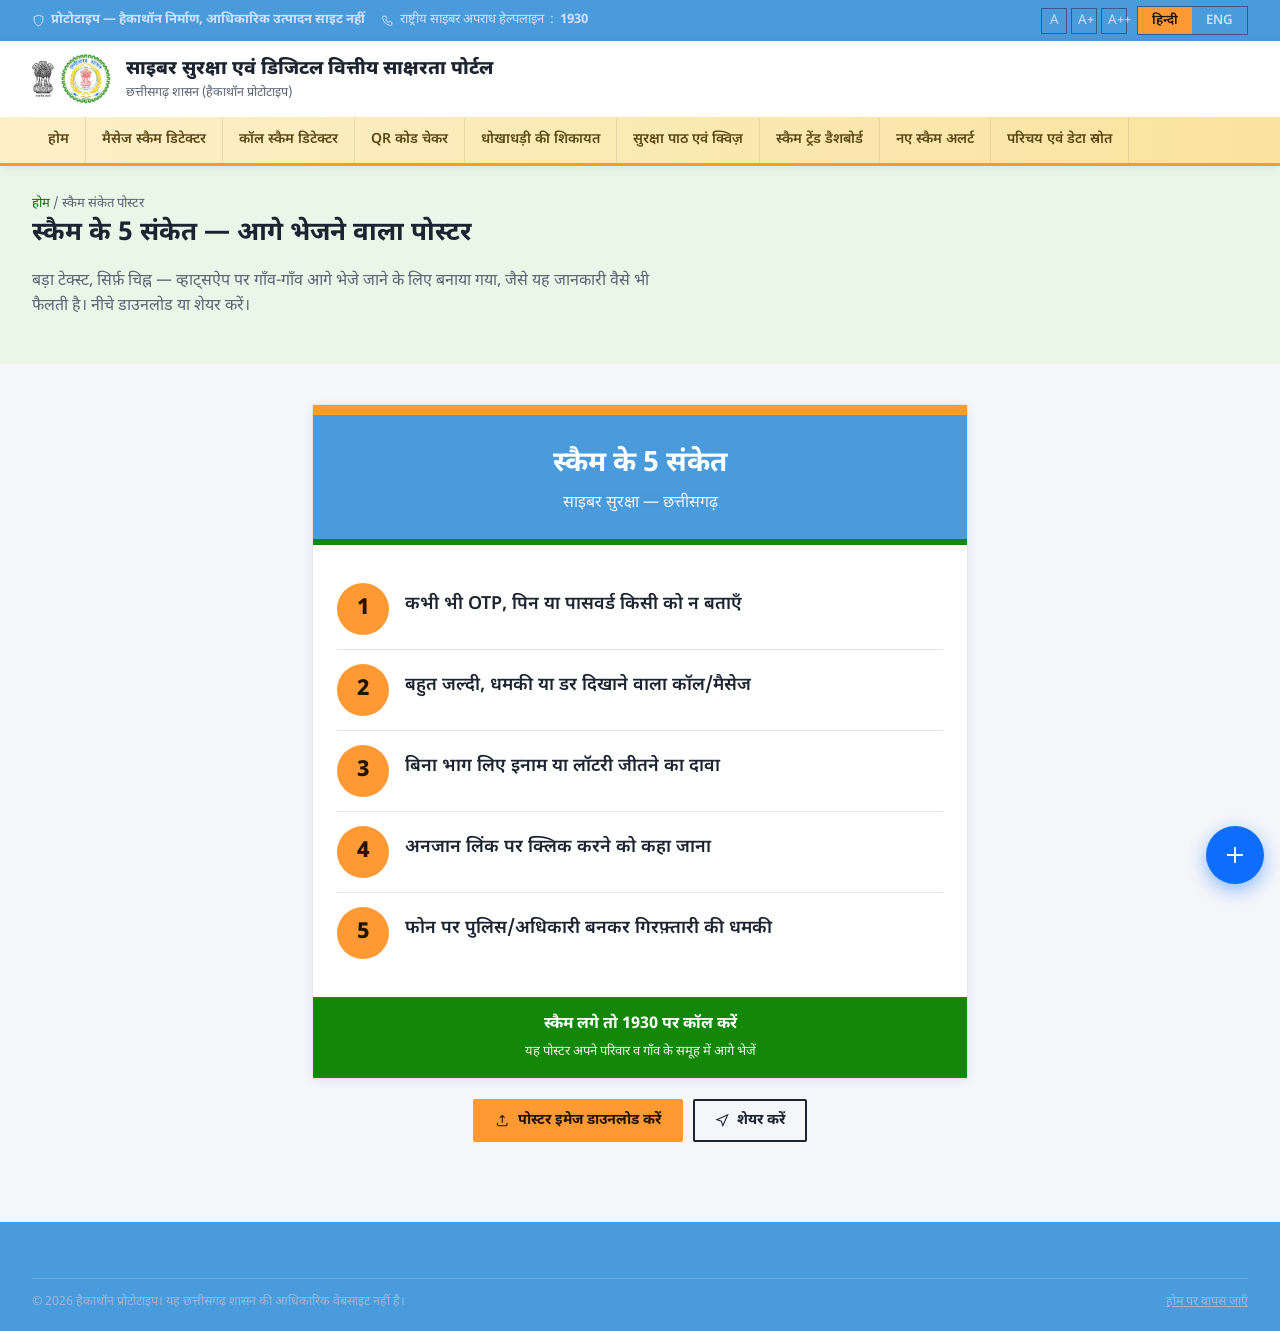
<file: site/pages/poster.html>
<!DOCTYPE html>
<html lang="hi">
<head>
<meta charset="UTF-8">
<meta name="viewport" content="width=device-width, initial-scale=1.0">
<title>स्कैम के 5 संकेत — पोस्टर | साइबर सुरक्षा पोर्टल छत्तीसगढ़</title>
<link href="https://fonts.googleapis.com/css2?family=Noto+Sans+Devanagari:wght@400;500;600;700;800&family=Noto+Sans:wght@400;500;600;700;800&display=swap" rel="stylesheet">
<link rel="stylesheet" href="../css/style.css?v=2">
</head>
<body>
<a href="#main" class="skip-link">मुख्य सामग्री पर जाएँ</a>
<div class="topbar">
  <div class="container">
    <div class="topbar-left">
      <span><svg class="icon"><use href="../assets/icons.svg?v=2#i-shield"></use></svg> <strong data-en="Prototype — Hackathon build, not an official production site">प्रोटोटाइप — हैकाथॉन निर्माण, आधिकारिक उत्पादन साइट नहीं</strong></span>
      <span><svg class="icon"><use href="../assets/icons.svg?v=2#i-phone"></use></svg> <span data-en="National Cybercrime Helpline">राष्ट्रीय साइबर अपराध हेल्पलाइन</span>: <a href="tel:1930"><strong>1930</strong></a></span>
    </div>
    <div class="topbar-right">
      <div class="textsize"><button data-textsize="base">A</button><button data-textsize="text-lg">A+</button><button data-textsize="text-xl">A++</button></div>
      <div class="lang-toggle"><button data-lang="hi" class="active">हिन्दी</button><button data-lang="en">ENG</button></div>
    </div>
  </div>
</div>
<header class="site-header">
  <div class="header-inner container">
    <div class="gov-emblem-pair" aria-hidden="true">
      <img class="pillar-icon" src="../assets/ashoka-emblem.png" alt="">
      <img class="seal-icon" src="../assets/cg-seal.webp" alt="">
    </div>
    <div class="brand">
      <div class="title" data-en="Cyber Suraksha &amp; Digital Financial Literacy Portal">साइबर सुरक्षा एवं डिजिटल वित्तीय साक्षरता पोर्टल</div>
      <div class="subtitle" data-en="Government of Chhattisgarh (hackathon prototype)">छत्तीसगढ़ शासन (हैकाथॉन प्रोटोटाइप)</div>
    </div>
  </div>
  <nav class="site-nav"><div class="container">
    <button class="nav-toggle" aria-label="menu"><svg class="icon"><use href="../assets/icons.svg?v=2#i-menu"></use></svg></button>
    <ul>
      <li><a href="../index.html" data-en="Home">होम</a></li>
      <li><a href="detector.html" data-en="Message Scam Detector">मैसेज स्कैम डिटेक्टर</a></li>
      <li><a href="call-checker.html" data-en="Call Scam Detector">कॉल स्कैम डिटेक्टर</a></li>
      <li><a href="qr-checker.html" data-en="QR Code Checker">QR कोड चेकर</a></li>
      <li><a href="report.html" data-en="Report Fraud">धोखाधड़ी की शिकायत</a></li>
      <li><a href="learn.html" data-en="Safety Lessons &amp; Quiz">सुरक्षा पाठ एवं क्विज़</a></li>
      <li><a href="dashboard.html" data-en="Scam Trend Dashboard">स्कैम ट्रेंड डैशबोर्ड</a></li>
      <li><a href="officials.html" data-en="New-Scam Alerts">नए स्कैम अलर्ट</a></li>
      <li><a href="about.html" data-en="About &amp; Data Sources">परिचय एवं डेटा स्रोत</a></li>
    </ul>
  </div></nav>
</header>

<div class="page-head">
  <div class="container">
    <div class="breadcrumb"><a href="../index.html" data-en="Home">होम</a> / <span data-en="Scam Signs Poster">स्कैम संकेत पोस्टर</span></div>
    <h1 data-en="5 Signs of a Scam — a poster to forward">स्कैम के 5 संकेत — आगे भेजने वाला पोस्टर</h1>
    <p style="color:var(--text-muted);max-width:640px;" data-en="Big text, icons only — made to be forwarded village-to-village on WhatsApp, the way this information already travels. Download or share it below.">बड़ा टेक्स्ट, सिर्फ़ चिह्न — व्हाट्सऐप पर गाँव-गाँव आगे भेजे जाने के लिए बनाया गया, जैसे यह जानकारी वैसे भी फैलती है। नीचे डाउनलोड या शेयर करें।</p>
  </div>
</div>

<main id="main">
  <section>
    <div class="container" style="max-width:720px;">
      <div class="card" id="poster-card" style="padding:0;overflow:hidden;border:1px solid var(--border);">
        <div style="background:var(--navy);color:#fff;text-align:center;padding:28px 20px 22px;border-top:10px solid var(--saffron);border-bottom:6px solid var(--india-green);">
          <h2 style="margin:0;color:#fff;font-size:28px;" data-en="5 SIGNS OF A SCAM">स्कैम के 5 संकेत</h2>
          <p style="margin:6px 0 0;color:#fff;opacity:.9;" data-en="Cyber Suraksha — Chhattisgarh">साइबर सुरक्षा — छत्तीसगढ़</p>
        </div>
        <div id="poster-signs" style="padding:24px;"></div>
        <div style="background:var(--india-green);color:#fff;text-align:center;padding:16px;">
          <p style="margin:0;font-weight:700;" data-en="Suspect a scam? Call 1930">स्कैम लगे तो 1930 पर कॉल करें</p>
          <p style="margin:4px 0 0;font-size:13px;opacity:.9;" data-en="Forward this poster to your family &amp; village group">यह पोस्टर अपने परिवार व गाँव के समूह में आगे भेजें</p>
        </div>
      </div>

      <div style="display:flex;gap:10px;flex-wrap:wrap;margin-top:20px;justify-content:center;">
        <button id="download-poster-btn" class="btn btn-primary" type="button">
          <svg class="icon"><use href="../assets/icons.svg?v=2#i-upload"></use></svg>
          <span data-en="Download poster image">पोस्टर इमेज डाउनलोड करें</span>
        </button>
        <button id="share-poster-btn" class="btn btn-outline" style="border-color:var(--text);color:var(--text);" type="button">
          <svg class="icon"><use href="../assets/icons.svg?v=2#i-send"></use></svg>
          <span data-en="Share">शेयर करें</span>
        </button>
      </div>
    </div>
  </section>
</main>

<footer class="site-footer">
  <div class="container">
    <div class="footer-bottom">
      <span data-en="© 2026 Hackathon prototype. Not an official Government of Chhattisgarh website.">© 2026 हैकाथॉन प्रोटोटाइप। यह छत्तीसगढ़ शासन की आधिकारिक वेबसाइट नहीं है।</span>
      <span><a href="../index.html" data-en="Back to Home">होम पर वापस जाएँ</a></span>
    </div>
  </div>
</footer>

<div class="emergency-widget">
  <div class="emergency-panel">
    <h4 data-en="Quick Links">त्वरित लिंक</h4>
    <ul>
      <li><a href="detector.html"><span data-en="Message Detector">मैसेज डिटेक्टर</span> <strong>→</strong></a></li>
      <li><a href="call-checker.html"><span data-en="Call Detector">कॉल डिटेक्टर</span> <strong>→</strong></a></li>
      <li><a href="qr-checker.html"><span data-en="QR Checker">QR चेकर</span> <strong>→</strong></a></li>
      <li><a href="learn.html"><span data-en="Lessons &amp; Quiz">पाठ एवं क्विज़</span> <strong>→</strong></a></li>
      <li><a href="poster.html"><span data-en="Scam Signs Poster">स्कैम संकेत पोस्टर</span> <strong>→</strong></a></li>
      <li><a href="dashboard.html"><span data-en="Dashboard">डैशबोर्ड</span> <strong>→</strong></a></li>
      <li><a href="officials.html"><span data-en="New-Scam Alerts">नए स्कैम अलर्ट</span> <strong>→</strong></a></li>
      <li><a href="about.html"><span data-en="Data Sources">डेटा स्रोत</span> <strong>→</strong></a></li>
    </ul>
  </div>
  <button class="emergency-fab" aria-label="Quick links" title="त्वरित लिंक"><svg class="icon"><use href="../assets/icons.svg?v=2#i-plus"></use></svg><span class="emergency-fab-label" data-en="Quick Links">त्वरित लिंक</span></button>
</div>

<script src="../js/app.js"></script>
<script src="../js/scam-signs-poster.js"></script>
<script>
function renderSigns(lang){
  var isEn = lang === 'en';
  var el = document.getElementById('poster-signs');
  el.innerHTML = '';
  CGScamSignsPoster.SIGNS.forEach(function(s, i){
    var row = document.createElement('div');
    row.style.cssText = 'display:flex;align-items:flex-start;gap:16px;padding:14px 0;' + (i < CGScamSignsPoster.SIGNS.length - 1 ? 'border-bottom:1px solid var(--border);' : '');
    row.innerHTML =
      '<div style="flex:none;width:52px;height:52px;border-radius:50%;background:var(--saffron);color:#211400;font-weight:800;font-size:22px;display:flex;align-items:center;justify-content:center;">' + (i+1) + '</div>' +
      '<div style="font-size:18px;font-weight:600;color:var(--text);padding-top:8px;">' + (isEn ? s.en : s.hi) + '</div>';
    el.appendChild(row);
  });
}
renderSigns(document.documentElement.lang);
document.addEventListener('cg:langchange', function(e){ renderSigns(e.detail.lang); });

document.getElementById('download-poster-btn').addEventListener('click', function(){
  CGScamSignsPoster.download(CGScamSignsPoster.draw(document.documentElement.lang));
});
document.getElementById('share-poster-btn').addEventListener('click', function(){
  CGScamSignsPoster.shareOrDownload(CGScamSignsPoster.draw(document.documentElement.lang), document.documentElement.lang);
});
</script>
</body>
</html>
</file>
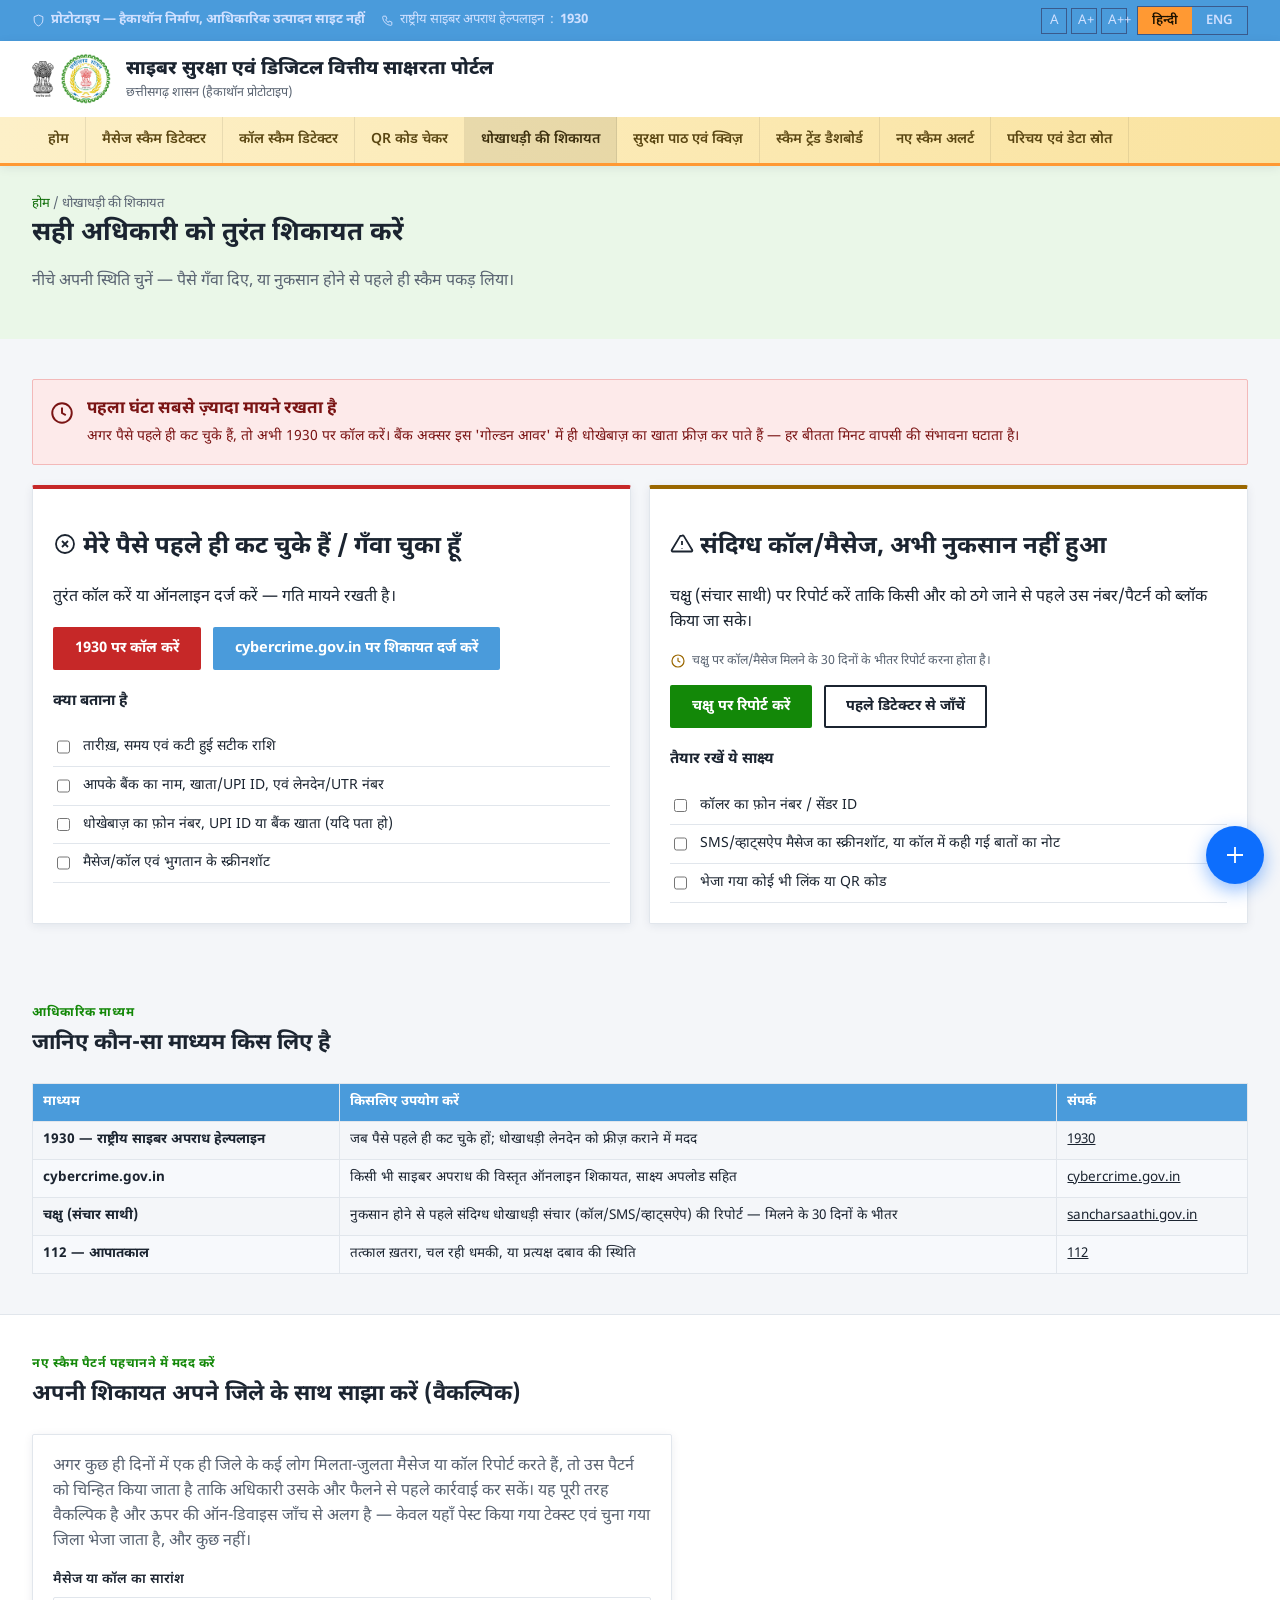
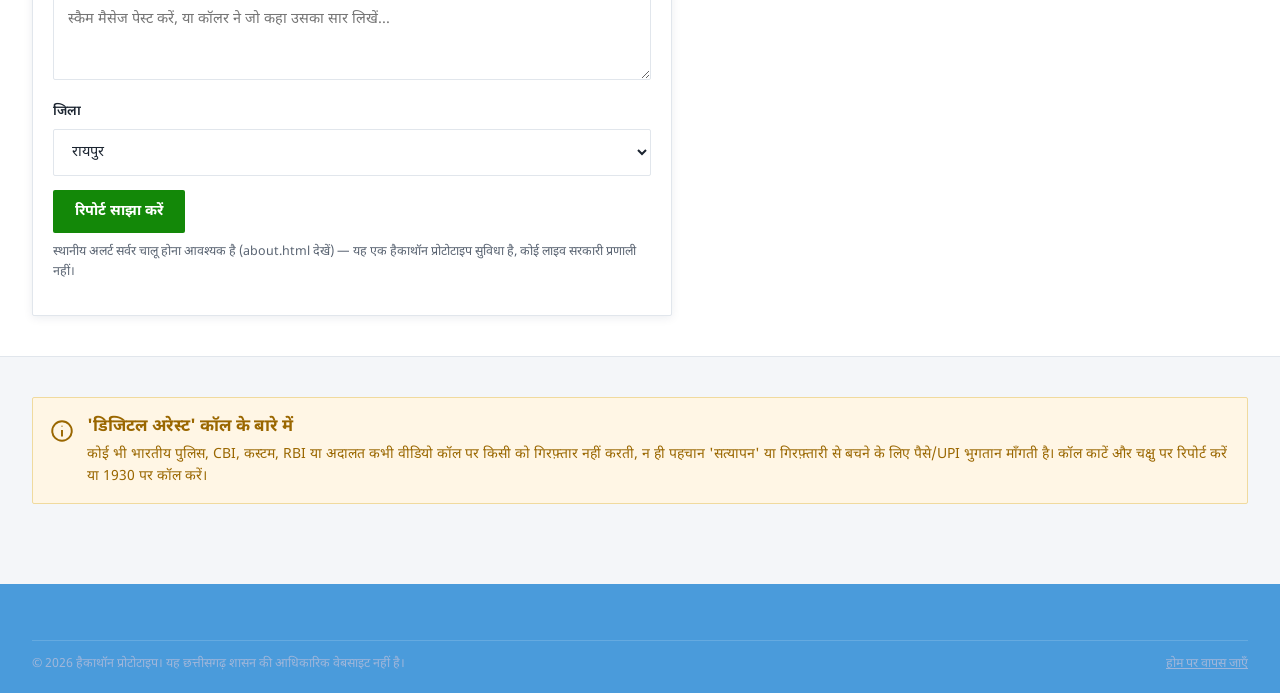
<file: site/pages/report.html>
<!DOCTYPE html>
<html lang="hi">
<head>
<meta charset="UTF-8">
<meta name="viewport" content="width=device-width, initial-scale=1.0">
<title>धोखाधड़ी की शिकायत | साइबर सुरक्षा पोर्टल छत्तीसगढ़</title>
<link href="https://fonts.googleapis.com/css2?family=Noto+Sans+Devanagari:wght@400;500;600;700;800&family=Noto+Sans:wght@400;500;600;700;800&display=swap" rel="stylesheet">
<link rel="stylesheet" href="../css/style.css?v=2">
</head>
<body>
<a href="#main" class="skip-link">मुख्य सामग्री पर जाएँ</a>
<div class="topbar">
  <div class="container">
    <div class="topbar-left">
      <span><svg class="icon"><use href="../assets/icons.svg?v=2#i-shield"></use></svg> <strong data-en="Prototype — Hackathon build, not an official production site">प्रोटोटाइप — हैकाथॉन निर्माण, आधिकारिक उत्पादन साइट नहीं</strong></span>
      <span><svg class="icon"><use href="../assets/icons.svg?v=2#i-phone"></use></svg> <span data-en="National Cybercrime Helpline">राष्ट्रीय साइबर अपराध हेल्पलाइन</span>: <a href="tel:1930"><strong>1930</strong></a></span>
    </div>
    <div class="topbar-right">
      <div class="textsize"><button data-textsize="base">A</button><button data-textsize="text-lg">A+</button><button data-textsize="text-xl">A++</button></div>
      <div class="lang-toggle"><button data-lang="hi" class="active">हिन्दी</button><button data-lang="en">ENG</button></div>
    </div>
  </div>
</div>
<header class="site-header">
  <div class="header-inner container">
    <div class="gov-emblem-pair" aria-hidden="true">
      <img class="pillar-icon" src="../assets/ashoka-emblem.png" alt="">
      <img class="seal-icon" src="../assets/cg-seal.webp" alt="">
    </div>
    <div class="brand">
      <div class="title" data-en="Cyber Suraksha &amp; Digital Financial Literacy Portal">साइबर सुरक्षा एवं डिजिटल वित्तीय साक्षरता पोर्टल</div>
      <div class="subtitle" data-en="Government of Chhattisgarh (hackathon prototype)">छत्तीसगढ़ शासन (हैकाथॉन प्रोटोटाइप)</div>
    </div>
  </div>
  <nav class="site-nav"><div class="container">
    <button class="nav-toggle" aria-label="menu"><svg class="icon"><use href="../assets/icons.svg?v=2#i-menu"></use></svg></button>
    <ul>
      <li><a href="../index.html" data-en="Home">होम</a></li>
      <li><a href="detector.html" data-en="Message Scam Detector">मैसेज स्कैम डिटेक्टर</a></li>
      <li><a href="call-checker.html" data-en="Call Scam Detector">कॉल स्कैम डिटेक्टर</a></li>
      <li><a href="qr-checker.html" data-en="QR Code Checker">QR कोड चेकर</a></li>
      <li><a href="report.html" class="current" data-en="Report Fraud">धोखाधड़ी की शिकायत</a></li>
      <li><a href="learn.html" data-en="Safety Lessons &amp; Quiz">सुरक्षा पाठ एवं क्विज़</a></li>
      <li><a href="dashboard.html" data-en="Scam Trend Dashboard">स्कैम ट्रेंड डैशबोर्ड</a></li>
      <li><a href="officials.html" data-en="New-Scam Alerts">नए स्कैम अलर्ट</a></li>
      <li><a href="about.html" data-en="About &amp; Data Sources">परिचय एवं डेटा स्रोत</a></li>
    </ul>
  </div></nav>
</header>

<div class="page-head">
  <div class="container">
    <div class="breadcrumb"><a href="../index.html" data-en="Home">होम</a> / <span data-en="Report Fraud">धोखाधड़ी की शिकायत</span></div>
    <h1 data-en="Report fraud to the right authority, fast">सही अधिकारी को तुरंत शिकायत करें</h1>
    <p style="color:var(--text-muted);max-width:640px;" data-en="Pick your situation below — already lost money, or caught a scam before any loss.">नीचे अपनी स्थिति चुनें — पैसे गँवा दिए, या नुकसान होने से पहले ही स्कैम पकड़ लिया।</p>
  </div>
</div>

<main id="main">
  <section>
    <div class="container">
      <div class="alert alert-danger" style="margin-bottom:20px;">
        <div class="icon"><svg class="icon"><use href="../assets/icons.svg?v=2#i-clock"></use></svg></div>
        <div>
          <h3 data-en="The first hour matters most">पहला घंटा सबसे ज़्यादा मायने रखता है</h3>
          <p data-en="If money has already been deducted, call 1930 right now. Banks can often freeze the fraudster's account only within this 'Golden Hour' — every minute you wait reduces the chance of recovery.">अगर पैसे पहले ही कट चुके हैं, तो अभी 1930 पर कॉल करें। बैंक अक्सर इस 'गोल्डन आवर' में ही धोखेबाज़ का खाता फ्रीज़ कर पाते हैं — हर बीतता मिनट वापसी की संभावना घटाता है।</p>
        </div>
      </div>
      <div class="grid cols-2">

        <div class="card" style="border-top:4px solid var(--danger);">
          <h2 data-en="<svg class='icon'><use href='../assets/icons.svg?v=2#i-x-circle'></use></svg> I have already lost money"><svg class="icon"><use href="../assets/icons.svg?v=2#i-x-circle"></use></svg> मेरे पैसे पहले ही कट चुके हैं / गँवा चुका हूँ</h2>
          <p data-en="Call immediately or file online — speed matters.">तुरंत कॉल करें या ऑनलाइन दर्ज करें — गति मायने रखती है।</p>
          <div style="display:flex;gap:12px;flex-wrap:wrap;margin:14px 0;">
            <a href="tel:1930" class="btn btn-danger" data-en="Call 1930 now">1930 पर कॉल करें</a>
            <a href="https://cybercrime.gov.in" target="_blank" rel="noopener" class="btn btn-navy" data-en="File complaint on cybercrime.gov.in">cybercrime.gov.in पर शिकायत दर्ज करें</a>
          </div>
          <h3 style="font-size:15px;margin-top:20px;" data-en="What to tell them">क्या बताना है</h3>
          <ul class="checklist">
            <li><input type="checkbox"><span data-en="Date, time and exact amount deducted">तारीख़, समय एवं कटी हुई सटीक राशि</span></li>
            <li><input type="checkbox"><span data-en="Your bank name, account/UPI ID, and transaction/UTR number">आपके बैंक का नाम, खाता/UPI ID, एवं लेनदेन/UTR नंबर</span></li>
            <li><input type="checkbox"><span data-en="Fraudster's phone number, UPI ID or bank account if known">धोखेबाज़ का फ़ोन नंबर, UPI ID या बैंक खाता (यदि पता हो)</span></li>
            <li><input type="checkbox"><span data-en="Screenshots of the message/call and the payment">मैसेज/कॉल एवं भुगतान के स्क्रीनशॉट</span></li>
          </ul>
        </div>

        <div class="card" style="border-top:4px solid var(--warn);">
          <h2 data-en="<svg class='icon'><use href='../assets/icons.svg?v=2#i-alert-triangle'></use></svg> Suspicious call/message, no loss yet"><svg class="icon"><use href="../assets/icons.svg?v=2#i-alert-triangle"></use></svg> संदिग्ध कॉल/मैसेज, अभी नुकसान नहीं हुआ</h2>
          <p data-en="Report it on Chakshu (Sanchar Saathi) so the number/message pattern can be blocked before someone else is cheated.">चक्षु (संचार साथी) पर रिपोर्ट करें ताकि किसी और को ठगे जाने से पहले उस नंबर/पैटर्न को ब्लॉक किया जा सके।</p>
          <p class="hint" style="display:flex;align-items:center;gap:6px;"><svg class="icon" style="color:var(--warn);width:16px;height:16px;flex:none;"><use href="../assets/icons.svg?v=2#i-clock"></use></svg><span data-en="Chakshu asks you to report within 30 days of receiving the call/message.">चक्षु पर कॉल/मैसेज मिलने के 30 दिनों के भीतर रिपोर्ट करना होता है।</span></p>
          <div style="display:flex;gap:12px;flex-wrap:wrap;margin:14px 0;">
            <a href="https://sancharsaathi.gov.in/sfc/" target="_blank" rel="noopener" class="btn btn-green" data-en="Report on Chakshu">चक्षु पर रिपोर्ट करें</a>
            <a href="detector.html" class="btn btn-outline" style="border-color:var(--text);color:var(--text);" data-en="Run it through the detector first">पहले डिटेक्टर से जाँचें</a>
          </div>
          <h3 style="font-size:15px;margin-top:20px;" data-en="Evidence to keep ready">तैयार रखें ये साक्ष्य</h3>
          <ul class="checklist">
            <li><input type="checkbox"><span data-en="Caller's phone number / sender ID">कॉलर का फ़ोन नंबर / सेंडर ID</span></li>
            <li><input type="checkbox"><span data-en="Screenshot of the SMS/WhatsApp message, or a note of what was said on the call">SMS/व्हाट्सऐप मैसेज का स्क्रीनशॉट, या कॉल में कही गई बातों का नोट</span></li>
            <li><input type="checkbox"><span data-en="Any link or QR code that was sent">भेजा गया कोई भी लिंक या QR कोड</span></li>
          </ul>
        </div>

      </div>
    </div>
  </section>

  <section>
    <div class="container">
      <div class="section-title"><div>
        <span class="eyebrow" data-en="OFFICIAL CHANNELS">आधिकारिक माध्यम</span>
        <h2 data-en="Know where each channel is for">जानिए कौन-सा माध्यम किस लिए है</h2>
      </div></div>
      <table class="table">
        <thead><tr>
          <th data-en="Channel">माध्यम</th>
          <th data-en="Use it for">किसलिए उपयोग करें</th>
          <th data-en="Contact">संपर्क</th>
        </tr></thead>
        <tbody>
          <tr>
            <td><strong data-en="1930 — National Cybercrime Helpline">1930 — राष्ट्रीय साइबर अपराध हेल्पलाइन</strong></td>
            <td data-en="Financial fraud where money has already been deducted; helps freeze the fraudulent transaction">जब पैसे पहले ही कट चुके हों; धोखाधड़ी लेनदेन को फ्रीज़ कराने में मदद</td>
            <td><a href="tel:1930">1930</a></td>
          </tr>
          <tr>
            <td><strong>cybercrime.gov.in</strong></td>
            <td data-en="Detailed online complaint filing for any cybercrime, with evidence upload">किसी भी साइबर अपराध की विस्तृत ऑनलाइन शिकायत, साक्ष्य अपलोड सहित</td>
            <td><a href="https://cybercrime.gov.in" target="_blank" rel="noopener">cybercrime.gov.in</a></td>
          </tr>
          <tr>
            <td><strong data-en="Chakshu (Sanchar Saathi)">चक्षु (संचार साथी)</strong></td>
            <td data-en="Reporting a suspected fraud communication (call/SMS/WhatsApp) before any loss — within 30 days of receiving it">नुकसान होने से पहले संदिग्ध धोखाधड़ी संचार (कॉल/SMS/व्हाट्सऐप) की रिपोर्ट — मिलने के 30 दिनों के भीतर</td>
            <td><a href="https://sancharsaathi.gov.in/sfc/" target="_blank" rel="noopener">sancharsaathi.gov.in</a></td>
          </tr>
          <tr>
            <td><strong data-en="112 — Emergency">112 — आपातकाल</strong></td>
            <td data-en="Immediate danger, ongoing threat, or if you are being coerced in person">तत्काल ख़तरा, चल रही धमकी, या प्रत्यक्ष दबाव की स्थिति</td>
            <td><a href="tel:112">112</a></td>
          </tr>
        </tbody>
      </table>
    </div>
  </section>

  <section style="background:#fff;border-top:1px solid var(--border);border-bottom:1px solid var(--border);">
    <div class="container">
      <div class="section-title"><div>
        <span class="eyebrow" data-en="HELP SPOT NEW SCAM PATTERNS">नए स्कैम पैटर्न पहचानने में मदद करें</span>
        <h2 data-en="Share this report with your district (optional)">अपनी शिकायत अपने जिले के साथ साझा करें (वैकल्पिक)</h2>
      </div></div>
      <div class="card" style="max-width:640px;">
        <p style="color:var(--text-muted);margin-top:0;" data-en="If several people in the same district report a similar message or call within a few days, that pattern is flagged so officials can act before it spreads further. This is completely optional and separate from the on-device checks above — only the text you paste here and the district you pick are sent, nothing else.">अगर कुछ ही दिनों में एक ही जिले के कई लोग मिलता-जुलता मैसेज या कॉल रिपोर्ट करते हैं, तो उस पैटर्न को चिन्हित किया जाता है ताकि अधिकारी उसके और फैलने से पहले कार्रवाई कर सकें। यह पूरी तरह वैकल्पिक है और ऊपर की ऑन-डिवाइस जाँच से अलग है — केवल यहाँ पेस्ट किया गया टेक्स्ट एवं चुना गया जिला भेजा जाता है, और कुछ नहीं।</p>
        <label for="share-text" data-en="Message or call summary">मैसेज या कॉल का सारांश</label>
        <textarea id="share-text" rows="3" data-en-ph="Paste the scam message, or summarise what the caller said..." placeholder="स्कैम मैसेज पेस्ट करें, या कॉलर ने जो कहा उसका सार लिखें..."></textarea>
        <label for="share-district" style="margin-top:12px;" data-en="District">जिला</label>
        <select id="share-district"></select>
        <div style="margin-top:14px;display:flex;align-items:center;gap:10px;flex-wrap:wrap;">
          <button id="share-submit-btn" class="btn btn-green" type="button" data-en="Share report">रिपोर्ट साझा करें</button>
          <span id="share-status-text" style="font-size:13px;color:var(--text-muted);"></span>
        </div>
        <p class="hint" style="margin-top:10px;" data-en="Needs the local alert server running (see about.html) — this is a hackathon prototype feature, not a live government system.">स्थानीय अलर्ट सर्वर चालू होना आवश्यक है (about.html देखें) — यह एक हैकाथॉन प्रोटोटाइप सुविधा है, कोई लाइव सरकारी प्रणाली नहीं।</p>
      </div>
    </div>
  </section>

  <section>
    <div class="container">
      <div class="alert alert-warn">
        <div class="icon"><svg class="icon"><use href="../assets/icons.svg?v=2#i-info"></use></svg></div>
        <div>
          <h3 data-en="About 'Digital Arrest' calls">'डिजिटल अरेस्ट' कॉल के बारे में</h3>
          <p data-en="No Indian police, CBI, customs, RBI or court ever arrests anyone over a video call, or asks for money/UPI payment to 'verify' your identity or avoid arrest. Hang up and report on Chakshu or call 1930.">कोई भी भारतीय पुलिस, CBI, कस्टम, RBI या अदालत कभी वीडियो कॉल पर किसी को गिरफ़्तार नहीं करती, न ही पहचान 'सत्यापन' या गिरफ़्तारी से बचने के लिए पैसे/UPI भुगतान माँगती है। कॉल काटें और चक्षु पर रिपोर्ट करें या 1930 पर कॉल करें।</p>
        </div>
      </div>
    </div>
  </section>
</main>

<footer class="site-footer">
  <div class="container">
    <div class="footer-bottom">
      <span data-en="© 2026 Hackathon prototype. Not an official Government of Chhattisgarh website.">© 2026 हैकाथॉन प्रोटोटाइप। यह छत्तीसगढ़ शासन की आधिकारिक वेबसाइट नहीं है।</span>
      <span><a href="../index.html" data-en="Back to Home">होम पर वापस जाएँ</a></span>
    </div>
  </div>
</footer>

<div class="emergency-widget">
  <div class="emergency-panel">
    <h4 data-en="Quick Links">त्वरित लिंक</h4>
    <ul>
      <li><a href="detector.html"><span data-en="Message Detector">मैसेज डिटेक्टर</span> <strong>→</strong></a></li>
      <li><a href="call-checker.html"><span data-en="Call Detector">कॉल डिटेक्टर</span> <strong>→</strong></a></li>
      <li><a href="qr-checker.html"><span data-en="QR Checker">QR चेकर</span> <strong>→</strong></a></li>
      <li><a href="learn.html"><span data-en="Lessons &amp; Quiz">पाठ एवं क्विज़</span> <strong>→</strong></a></li>
      <li><a href="dashboard.html"><span data-en="Dashboard">डैशबोर्ड</span> <strong>→</strong></a></li>
      <li><a href="officials.html"><span data-en="New-Scam Alerts">नए स्कैम अलर्ट</span> <strong>→</strong></a></li>
      <li><a href="poster.html"><span data-en="Scam Signs Poster">स्कैम संकेत पोस्टर</span> <strong>→</strong></a></li>
      <li><a href="about.html"><span data-en="Data Sources">डेटा स्रोत</span> <strong>→</strong></a></li>
    </ul>
  </div>
  <button class="emergency-fab" aria-label="Quick links" title="त्वरित लिंक"><svg class="icon"><use href="../assets/icons.svg?v=2#i-plus"></use></svg><span class="emergency-fab-label" data-en="Quick Links">त्वरित लिंक</span></button>
</div>

<script src="../js/app.js"></script>
<script src="../js/report-share.js"></script>
</body>
</html>
</file>
<file: site/css/style.css>
/* ===================================================================
   Chhattisgarh Cyber Suraksha Portal — design system
   Inspired by cgstate.gov.in/hi (govt tricolor palette, emblem header,
   notice ticker, service-card layout, emergency helpline widget).
   =================================================================== */

:root{
  --saffron: #FF9933;
  --saffron-dark:#e2790c;
  --india-green:#138808;
  --green-dark:#0c6b05;
  --navy:#4a9bdb;
  --navy-light:#4a9bdb;
  --accent-blue:#0d6efd;
  --bg:#f4f6f9;
  --card-bg:#ffffff;
  --text:#1b2430;
  --text-muted:#5a6472;
  --border:#e1e6ec;
  --danger:#c62828;
  --danger-bg:#fdeaea;
  --warn:#9a6700;
  --warn-bg:#fff6e5;
  --safe:#0c6b05;
  --safe-bg:#eaf7e8;
  --radius:2px;
  --shadow:0 2px 10px rgba(11,36,71,.08);
  --shadow-lg:0 8px 28px rgba(11,36,71,.14);
  --font-hi: "Noto Sans Devanagari","Noto Sans",system-ui,sans-serif;
  --font-en: "Noto Sans",system-ui,sans-serif;
}

*{box-sizing:border-box;}
html{scroll-behavior:smooth;}
body{
  margin:0;
  font-family:var(--font-hi);
  background:var(--bg);
  color:var(--text);
  line-height:1.55;
  overflow-x:hidden;
}
html[lang="en"] body{ font-family:var(--font-en); }

img{max-width:100%;display:block;}
a{color:inherit;}
.container{max-width:1480px;margin:0 auto;padding:0 32px;width:100%;}
@media (max-width:1100px){ .container{padding:0 20px;} }

/* ---------- icon utility ---------- */
.icon{
  width:1em;height:1em;display:inline-block;vertical-align:-0.15em;
  fill:none;stroke:currentColor;stroke-width:1.8;flex:none;
}
svg.icon *{vector-effect:non-scaling-stroke;}

/* ---------- skip link ---------- */
.skip-link{
  position:absolute;left:-999px;top:0;background:#fff;color:var(--text);
  padding:10px 16px;z-index:2000;border-radius:0;font-weight:600;
}
.skip-link:focus{left:0;}

/* ---------- top utility bar ---------- */
.topbar{
  background:var(--navy);
  color:#fff;
  font-size:13px;
}
.topbar .container{
  display:flex;align-items:center;justify-content:space-between;
  gap:12px;padding-top:6px;padding-bottom:6px;flex-wrap:wrap;
}
.topbar-left{display:flex;gap:16px;flex-wrap:wrap;align-items:center;color:#cfe0ff;min-width:0;}
.topbar-left span{display:inline-flex;align-items:center;gap:6px;white-space:nowrap;}
.topbar-left a{color:inherit;text-decoration:none;}
.topbar-left a:hover{text-decoration:underline;}
.topbar-right{display:flex;align-items:center;gap:10px;flex-wrap:wrap;flex:none;}
.lang-toggle{
  display:flex;border:1px solid #3a5a8c;overflow:hidden;flex:none;
}
.lang-toggle button{
  background:transparent;border:none;color:#cfe0ff;padding:5px 14px;
  cursor:pointer;font-weight:600;font-size:13px;font-family:inherit;white-space:nowrap;
}
.lang-toggle button.active{background:var(--saffron);color:#1b1200;}
.textsize{display:flex;gap:4px;align-items:center;flex:none;}
.textsize button{
  background:transparent;border:1px solid #3a5a8c;color:#cfe0ff;
  width:26px;height:26px;cursor:pointer;font-family:inherit;flex:none;
}

/* ---------- header ---------- */
.site-header{
  background:#fff;border-bottom:3px solid var(--saffron);
  position:sticky;top:0;z-index:100;box-shadow:var(--shadow);
}
.header-inner{
  display:flex;align-items:center;gap:14px;padding:12px 32px;flex-wrap:wrap;
}
@media (max-width:1100px){ .header-inner{padding:12px 20px;} }
.gov-emblem-pair{display:flex;align-items:center;gap:6px;flex:none;}
.pillar-icon{width:22px;height:44px;flex:none;object-fit:contain;}
.seal-icon{width:52px;height:52px;flex:none;object-fit:contain;}
.brand{flex:1;min-width:0;}
.brand .title{font-weight:800;font-size:19px;color:var(--text);}
.brand .subtitle{font-size:12.5px;color:var(--text-muted);}
.gov-tag{
  margin-left:auto;text-align:right;font-size:11.5px;color:var(--text-muted);
  display:flex;flex-direction:column;gap:2px;
}
.gov-tag strong{color:var(--india-green);font-size:13px;}

/* ---------- nav ---------- */
.site-nav{
  background:linear-gradient(90deg,#fdf0c8,#fae3a0);
}
.site-nav ul{
  list-style:none;margin:0;padding:0;display:flex;flex-wrap:wrap;
}
.site-nav a{
  display:flex;align-items:center;gap:6px;padding:12px 16px;color:#5a4612;text-decoration:none;font-weight:600;
  font-size:14px;border-right:1px solid rgba(0,0,0,.08);white-space:nowrap;
}
.site-nav a:hover, .site-nav a.current{background:rgba(0,0,0,.08);color:#3a2d0c;}
.nav-toggle{display:none;}

/* ---------- hero ---------- */
.hero{
  background: linear-gradient(to right, #4f96dd 0%, #2f72bb 45%, #1b4e86 100%);
  color:#fff;overflow:hidden;position:relative;min-height:460px;
}
.hero .container{
  position:relative;min-height:460px;display:flex;align-items:center;padding-top:36px;padding-bottom:36px;
}
.hero-text{flex:1 1 420px;max-width:600px;min-width:0;}
.hero-text h1{font-size:clamp(24px,2.6vw,34px);margin:0 0 10px;line-height:1.3;}
.hero-text p{color:#dce6f5;font-size:15.5px;max-width:560px;}
.hero-cta{display:flex;gap:12px;flex-wrap:wrap;margin-top:18px;}
.hero-features{display:flex;flex-wrap:wrap;gap:14px;margin-top:20px;padding:0;list-style:none;}
.hero-features li{display:flex;align-items:center;gap:6px;font-size:12.5px;color:#cfe0ff;}
.hero-features .icon{color:var(--saffron);width:15px;height:15px;}
.hero-stats{
  flex:1 1 300px;display:grid;grid-template-columns:1fr 1fr;gap:12px;min-width:260px;
}
.hero-stat{
  background:rgba(255,255,255,.08);border:1px solid rgba(255,255,255,.25);
  padding:14px;text-align:center;backdrop-filter:blur(2px);
}
.hero-stat .num{font-size:24px;font-weight:800;color:var(--saffron);}
.hero-stat .lbl{font-size:12.5px;color:#dce6f5;}

/* ---------- hero slideshow (full-bleed photo, flush to the hero's true edges) ---------- */
.hero-slideshow{
  position:absolute;top:0;right:0;bottom:0;width:54%;min-width:300px;
}
.hero-slide{
  position:absolute;inset:0;opacity:0;transition:opacity 1s ease;
}
.hero-slide.active{opacity:1;}
.hero-slide img{
  width:100%;height:100%;object-fit:cover;object-position:center center;display:block;
}
.hero-slide::before{
  content:"";position:absolute;inset:0;pointer-events:none;
  background:linear-gradient(to right,
    #2f72bb 0%,
    rgba(47,114,187,.92) 6%,
    rgba(47,114,187,.72) 14%,
    rgba(47,114,187,.46) 23%,
    rgba(47,114,187,.22) 32%,
    rgba(47,114,187,.08) 42%,
    rgba(47,114,187,0) 52%);
}
.hero-slide-dots{
  position:absolute;left:50%;bottom:16px;transform:translateX(-50%);
  display:flex;gap:7px;z-index:2;
}
.hero-slide-dots button{
  width:8px;height:8px;border:1px solid #fff;background:transparent;padding:0;cursor:pointer;
}
.hero-slide-dots button.active{background:var(--saffron);border-color:var(--saffron);}
@media (max-width:900px){
  .hero-slideshow{display:none;}
}

/* ---------- trend ticker (marquee, sits below the hero as its own bar) ---------- */
.hero-ticker{
  background:linear-gradient(90deg,#fdf0c8,#fae3a0);border-top:1px solid rgba(0,0,0,.08);
  display:flex;align-items:stretch;overflow:hidden;
}
.hero-ticker .tkr-tag{
  flex:none;background:var(--danger);color:#fff;font-weight:700;font-size:12px;
  display:flex;align-items:center;gap:6px;padding:8px 16px;white-space:nowrap;
}
.hero-ticker-track-wrap{flex:1;min-width:0;overflow:hidden;position:relative;display:flex;align-items:center;}
.hero-ticker-track{
  display:flex;gap:48px;white-space:nowrap;padding-left:100%;
  animation:tkr-scroll 32s linear infinite;
  font-size:13.5px;color:#5a4612;align-items:center;
}
.hero-ticker-track span{display:inline-flex;align-items:center;gap:8px;}
@keyframes tkr-scroll{
  from{ transform:translateX(0); }
  to{ transform:translateX(-100%); }
}
@media (prefers-reduced-motion: reduce){
  .hero-ticker-track{animation:none;padding-left:16px;}
}

/* ---------- buttons ---------- */
.btn{
  display:inline-flex;align-items:center;gap:8px;padding:11px 20px;border-radius:var(--radius);
  font-weight:700;font-size:14.5px;cursor:pointer;border:2px solid transparent;
  text-decoration:none;font-family:inherit;line-height:1.2;
}
.btn-primary{background:var(--saffron);color:#211400;}
.btn-primary:hover{background:var(--saffron-dark);}
.btn-outline{background:transparent;border-color:#fff;color:#fff;}
.btn-outline:hover{background:rgba(255,255,255,.15);}
.btn-danger{background:var(--danger);color:#fff;}
.btn-green{background:var(--india-green);color:#fff;}
.btn-navy{background:var(--navy);color:#fff;}
.btn-sm{padding:7px 14px;font-size:13px;}
#mic-btn.mic-active, button.mic-active{background:var(--danger);color:#fff;border-color:var(--danger);animation:mic-pulse 1.1s ease-in-out infinite;}
@keyframes mic-pulse{0%,100%{box-shadow:0 0 0 0 rgba(198,40,40,.45);}50%{box-shadow:0 0 0 10px rgba(198,40,40,0);}}
.btn[disabled]{opacity:.55;cursor:not-allowed;}

/* ---------- sections ---------- */
section{padding:40px 0;}
.section-title{
  display:flex;align-items:baseline;justify-content:space-between;gap:12px;
  margin-bottom:22px;flex-wrap:wrap;
}
.section-title h2{margin:0;font-size:22px;color:var(--text);}
.section-title .eyebrow{
  display:block;color:var(--india-green);font-weight:700;font-size:12.5px;
  letter-spacing:.04em;margin-bottom:4px;
}
.section-title a{color:var(--accent-blue);font-weight:600;font-size:13.5px;text-decoration:none;}

/* ---------- service cards ---------- */
.grid{display:grid;gap:18px;}
.grid.cols-3{grid-template-columns:repeat(3,1fr);}
.grid.cols-4{grid-template-columns:repeat(4,1fr);}
.grid.cols-5{grid-template-columns:repeat(5,1fr);}
.grid.cols-2{grid-template-columns:repeat(2,1fr);}

.card{
  background:var(--card-bg);border:1px solid var(--border);border-radius:var(--radius);
  padding:20px;box-shadow:var(--shadow);transition:transform .15s,box-shadow .15s;
}
.card:hover{transform:translateY(-3px);box-shadow:var(--shadow-lg);}
.service-card{text-decoration:none;color:var(--text);display:flex;flex-direction:column;gap:10px;border-top:4px solid var(--saffron);}
.service-card .icon-box{
  width:46px;height:46px;background:var(--navy);color:#fff;
  display:flex;align-items:center;justify-content:center;font-size:22px;flex:none;
}
.service-card .icon-box .icon{width:24px;height:24px;stroke-width:1.6;}
.service-card h3{margin:0;font-size:16.5px;color:var(--text);}
.service-card p{margin:0;font-size:13.5px;color:var(--text-muted);}
.service-card .tag{
  align-self:flex-start;font-size:11px;font-weight:700;padding:2px 9px;
  background:var(--safe-bg);color:var(--safe);
}
.service-card.urgent{border-top-color:var(--danger);}
.service-card.urgent .tag{background:var(--danger-bg);color:var(--danger);}

/* ---------- stat tiles (coloured, like cgstate "एक नजर में") ---------- */
.stat-tiles{display:grid;grid-template-columns:repeat(4,1fr);gap:14px;}
.stat-tile{
  padding:18px;border:1px solid var(--border);display:flex;flex-direction:column;gap:10px;
}
.stat-tile .icon{width:26px;height:26px;stroke-width:1.5;}
.stat-tile .num{font-size:21px;font-weight:800;color:var(--text);}
.stat-tile .lbl{font-size:12.5px;color:var(--text-muted);}
.stat-tile.t1{background:#eef1f1;}
.stat-tile.t2{background:#fdf2e1;}
.stat-tile.t3{background:#e9f0ee;}
.stat-tile.t4{background:#f3e4e1;}
.stat-tile.t5{background:#e3edf8;}
.stat-tile.t6{background:#f0e4e1;}
.stat-tile.t7{background:#edebdc;}
.stat-tile.t8{background:#fbe6ec;}

/* ---------- cycling stat tiles (dark pastel, rotate content every 2s) ---------- */
.cycle-tiles{display:grid;grid-template-columns:repeat(3,1fr);gap:16px;}
.cycle-tile{
  padding:22px 24px;min-height:150px;display:flex;flex-direction:column;justify-content:space-between;color:#fff;
}
.cycle-tile.c1{background:#d9a62b;}
.cycle-tile.c2{background:#d8465a;}
.cycle-tile.c3{background:#2fa066;}
.cycle-content{transition:opacity .35s ease;opacity:1;}
.cycle-content.fade{opacity:0;}
.cycle-content .icon{width:26px;height:26px;stroke-width:1.5;color:#fff;opacity:.85;}
.cycle-content .num{font-size:28px;font-weight:800;margin-top:10px;}
.cycle-content .lbl{font-size:13px;opacity:.8;margin-top:4px;}
.cycle-content .desc{font-size:12px;opacity:.65;margin-top:10px;line-height:1.5;}
.cycle-dots{display:flex;gap:6px;margin-top:14px;}
.cycle-dots span{width:6px;height:6px;border-radius:50%;background:rgba(255,255,255,.3);}
.cycle-dots span.active{background:#fff;}
@media (max-width:900px){ .cycle-tiles{grid-template-columns:1fr;} }

/* ---------- services coverflow (center card focused, side cards glassy) ---------- */
.coverflow{position:relative;}
.coverflow-track{position:relative;width:100%;transition:height .4s ease;}
.coverflow-card{
  position:absolute;top:0;left:50%;width:320px;height:auto;
  display:flex;flex-direction:column;gap:10px;overflow:hidden;padding:24px;
  transition:transform .6s cubic-bezier(.45,0,.2,1), opacity .6s ease, filter .6s ease, box-shadow .6s ease;
}
.coverflow-card.is-active{box-shadow:0 16px 40px rgba(11,36,71,.22);}
.coverflow-card .icon-box{align-self:center;}
.chip-row{flex-wrap:wrap;gap:6px;margin:4px 0 2px;}
.chip{
  font-size:11px;font-weight:700;padding:3px 10px;border-radius:12px;
  background:var(--bg);color:var(--text-muted);border:1px solid var(--border);
}
.chip.accent{background:var(--safe-bg);color:var(--safe);border-color:transparent;}
.coverflow-actions{flex-direction:column;gap:8px;margin-top:4px;}
.coverflow-actions .btn{justify-content:center;width:100%;}
.coverflow-nav{display:flex;align-items:center;justify-content:center;gap:16px;margin-top:14px;}
.coverflow-nav-btn{
  width:36px;height:36px;border-radius:50%;border:1px solid var(--border);background:#fff;
  display:flex;align-items:center;justify-content:center;cursor:pointer;box-shadow:var(--shadow);flex:none;color:var(--text);
}
.coverflow-nav-btn .icon{width:16px;height:16px;}
.coverflow-dots{display:flex;justify-content:center;gap:8px;}
.coverflow-dots button{
  width:8px;height:8px;border-radius:50%;border:none;background:var(--border);cursor:pointer;padding:0;
}
.coverflow-dots button.active{background:var(--saffron);}
.coverflow-caption{text-align:center;font-size:12.5px;color:var(--text-muted);margin-top:10px;}
@media (max-width:760px){
  .coverflow{height:500px;}
  .coverflow-card{width:78vw;max-width:280px;}
}

/* ---------- service tile (e-governance style icon grid) ---------- */
.svc-tiles{display:grid;grid-template-columns:repeat(3,1fr);gap:14px;}
.svc-tile{
  border:1px solid var(--border);background:#fff;padding:18px 10px;text-align:center;
  display:flex;flex-direction:column;align-items:center;gap:8px;text-decoration:none;color:var(--text);
}
.svc-tile .icon{width:30px;height:30px;stroke-width:1.5;color:var(--text);}
.svc-tile span{font-size:13px;font-weight:600;}

/* ---------- emergency widget (now a quick-links FAB) ---------- */
.emergency-widget{
  position:fixed;right:16px;bottom:16px;z-index:300;
}
.emergency-fab{
  height:58px;min-width:58px;border-radius:29px;background:var(--accent-blue);color:#fff;
  display:flex;align-items:center;justify-content:center;border:none;padding:0 17px;
  box-shadow:0 6px 18px rgba(13,110,253,.45);cursor:pointer;
  transition:padding .22s ease;
}
.emergency-fab .icon{width:24px;height:24px;flex:none;}
.emergency-fab-label{
  max-width:0;opacity:0;white-space:nowrap;font-size:13px;font-weight:700;overflow:hidden;
  transition:max-width .22s ease,opacity .18s ease .04s,margin .22s ease;
}
.emergency-fab:hover .emergency-fab-label{max-width:130px;opacity:1;margin-left:9px;}
.emergency-panel{
  display:none;position:absolute;right:0;bottom:70px;width:260px;background:#fff;
  border-radius:var(--radius);box-shadow:var(--shadow-lg);border:1px solid var(--border);overflow:hidden;
}
.emergency-panel.open{display:block;}
.emergency-panel h4{margin:0;padding:12px 14px;background:var(--accent-blue);color:#fff;font-size:14px;}
.emergency-panel ul{list-style:none;margin:0;padding:8px;}
.emergency-panel li a{
  display:flex;justify-content:space-between;align-items:center;padding:9px 8px;
  text-decoration:none;color:var(--text);font-size:13.5px;border-radius:0;
}
.emergency-panel li a:hover{background:var(--bg);}
.emergency-panel li strong{color:var(--accent-blue);}

/* ---------- footer ---------- */
.site-footer{background:var(--navy);color:#cfe0ff;margin-top:40px;}
.site-footer .container{padding-top:34px;padding-bottom:18px;}
.footer-grid{display:grid;grid-template-columns:2fr 1fr 1fr 1fr;gap:24px;}
.footer-grid h4{color:#fff;font-size:14.5px;margin:0 0 12px;}
.footer-grid ul{list-style:none;margin:0;padding:0;}
.footer-grid li{margin-bottom:8px;font-size:13.5px;}
.footer-grid a{text-decoration:none;color:#cfe0ff;}
.footer-grid a:hover{color:#fff;text-decoration:underline;}
.footer-bottom{
  border-top:1px solid rgba(255,255,255,.15);margin-top:22px;padding-top:14px;
  font-size:12.5px;color:#9fb6da;display:flex;justify-content:space-between;flex-wrap:wrap;gap:8px;
}

/* ---------- generic page header (inner pages) ---------- */
.page-head{background:var(--safe-bg);color:var(--text);padding:28px 0;}
.page-head h1{margin:0 0 6px;font-size:26px;}
.breadcrumb{font-size:13px;color:var(--text-muted);}
.breadcrumb a{text-decoration:none;color:var(--safe);}

/* ---------- alerts / verdict boxes ---------- */
.alert{border-radius:var(--radius);padding:16px;border:1px solid;display:flex;gap:12px;align-items:flex-start;}
.alert .icon{font-size:26px;}
.alert-danger{background:var(--danger-bg);border-color:#f3b9b9;color:#7a1414;}
.alert-warn{background:var(--warn-bg);border-color:#f0da9e;color:var(--warn);}
.alert-safe{background:var(--safe-bg);border-color:#b7e4af;color:var(--safe);}
.alert h3{margin:0 0 4px;font-size:17px;}
.alert p{margin:0;font-size:14px;}

/* ---------- forms ---------- */
textarea, input[type=text], input[type=search], select{
  width:100%;border:1.5px solid var(--border);border-radius:var(--radius);padding:12px 14px;
  font-family:inherit;font-size:14.5px;background:#fff;color:var(--text);
}
textarea:focus, input:focus, select:focus{outline:2px solid var(--accent-blue);outline-offset:1px;}
label{font-weight:600;font-size:13.5px;color:var(--text);display:block;margin-bottom:6px;}
.field{margin-bottom:16px;}
.hint{font-size:12.5px;color:var(--text-muted);margin-top:4px;}

/* ---------- tabs ---------- */
.tabs{display:flex;gap:6px;border-bottom:2px solid var(--border);margin-bottom:20px;flex-wrap:wrap;}
.tab-btn{
  background:transparent;border:none;padding:10px 16px;font-weight:700;font-size:14px;
  color:var(--text-muted);cursor:pointer;border-bottom:3px solid transparent;font-family:inherit;
}
.tab-btn.active{color:var(--text);border-bottom-color:var(--saffron);}
.tab-panel{display:none;}
.tab-panel.active{display:block;}

/* ---------- misc ---------- */
.badge{display:inline-block;padding:2px 9px;border-radius:var(--radius);font-size:11.5px;font-weight:700;}
.badge-green{background:var(--safe-bg);color:var(--safe);}
.badge-red{background:var(--danger-bg);color:var(--danger);}
.badge-amber{background:var(--warn-bg);color:var(--warn);}
.kv-list{list-style:none;margin:0;padding:0;}
.kv-list li{display:flex;justify-content:space-between;padding:8px 0;border-bottom:1px dashed var(--border);font-size:14px;}
.progress{height:10px;background:var(--border);border-radius:var(--radius);overflow:hidden;}
.progress > span{display:block;height:100%;background:var(--india-green);}
.table{width:100%;border-collapse:collapse;font-size:13.5px;}
.table th, .table td{border:1px solid var(--border);padding:8px 10px;text-align:left;}
.table th{background:var(--navy);color:#fff;}
.table tr:nth-child(even) td{background:#f7f9fc;}
.checklist{list-style:none;margin:0;padding:0;}
.checklist li{display:flex;gap:10px;padding:8px 0;border-bottom:1px solid var(--border);font-size:14px;}
.checklist input{margin-top:3px;}
.notice-ticker{
  background:#fff;border:1px solid var(--border);border-radius:var(--radius);
  padding:12px 16px;display:flex;gap:12px;align-items:center;box-shadow:var(--shadow);
}
.notice-ticker .tkr-label{background:var(--danger);color:#fff;font-weight:700;font-size:12px;padding:4px 10px;border-radius:var(--radius);flex:none;}

/* ---------- district map ---------- */
.district-map-wrap{display:grid;grid-template-columns:1fr 1.1fr;gap:28px;align-items:start;}
.region-tabs{display:flex;gap:6px;margin-bottom:16px;}
.region-tabs button{
  flex:1;background:#f1ede4;border:1px solid var(--border);padding:10px 14px;font-weight:700;
  font-size:13.5px;cursor:pointer;font-family:inherit;color:var(--text);text-align:center;
}
.region-tabs button.active{background:var(--saffron);color:#1b1200;border-color:var(--saffron-dark);}

.region-carousel{overflow:hidden;border:1px solid var(--border);background:#fff;}
.region-note{
  display:flex;align-items:flex-start;gap:10px;margin-top:14px;padding:14px 16px;
  background:var(--bg);border:1px solid var(--border);font-size:13px;color:var(--text-muted);
}
.region-note .icon{color:var(--accent-blue);flex:none;margin-top:2px;width:18px;height:18px;}
.region-note a{display:block;margin-top:6px;font-weight:700;color:var(--accent-blue);text-decoration:none;}
.region-track{display:flex;width:300%;transition:transform .45s cubic-bezier(.45,0,.2,1);}
.region-panel{width:33.3334%;flex:none;padding:14px;}
.region-panel-grid{display:grid;grid-template-columns:1fr 1fr;gap:10px;}

.district-chip{
  display:flex;align-items:center;gap:10px;border:1px solid var(--border);background:#fff;
  padding:10px 12px;font-size:13.5px;font-weight:600;
}
.district-chip .dot{width:10px;height:10px;background:var(--saffron);flex:none;}
.district-chip .n{margin-left:auto;color:var(--text-muted);font-weight:700;font-size:12px;}

.cg-map-wrap{position:relative;width:100%;max-width:400px;margin:0 auto;}
.cg-map-img{width:100%;height:auto;display:block;border:1px solid var(--border);}
.map-marker{
  position:absolute;transform:translate(-50%,-50%);border-radius:50%;
  background:var(--danger);border:2px solid #fff;box-shadow:0 1px 3px rgba(0,0,0,.4);cursor:pointer;
}
.map-marker.inactive{background:#c9c2b2;}
.map-marker-count{
  position:absolute;transform:translate(-50%,-150%);background:var(--navy);color:#fff;
  font-size:10px;font-weight:700;padding:1px 5px;white-space:nowrap;border-radius:var(--radius);
}
.map-marker.inactive + .map-marker-count{display:none;}
.capital-ring{
  position:absolute;transform:translate(-50%,-50%);width:26px;height:26px;border-radius:50%;
  border:3px solid var(--danger);box-shadow:0 0 0 3px rgba(198,40,40,.25);pointer-events:none;
}
.capital-ring.inactive{border-color:#c9c2b2;box-shadow:none;}
@media (max-width:900px){
  .district-map-wrap{grid-template-columns:1fr;}
}

/* ---------- toran / bunting divider ---------- */
.toran-strip{
  height:20px;
  background-image:url("data:image/svg+xml;utf8,<svg xmlns='http://www.w3.org/2000/svg' width='36' height='22'><path d='M0 5 Q9 15 18 5 Q27 15 36 5' stroke='%23d99a3e' stroke-width='1.3' fill='none'/><circle cx='18' cy='5' r='2.1' fill='%23d99a3e'/><path d='M18 7.5 Q14 12 18 18 Q22 12 18 7.5 Z' fill='%23d99a3e'/></svg>");
  background-repeat:repeat-x;background-position:center center;background-color:#fff;
}

/* ---------- hero bottom stat strip ---------- */
.hero-stats-grid{display:grid;grid-template-columns:repeat(4,1fr);gap:12px;padding:22px 0 30px;}
.hero-stats-grid .tile{
  background:rgba(255,255,255,.08);border:1px solid rgba(255,255,255,.22);
  padding:14px;display:flex;flex-direction:column;gap:8px;
}
.hero-stats-grid .tile .icon{width:22px;height:22px;stroke-width:1.6;color:var(--saffron);}
.hero-stats-grid .tile .num{font-size:20px;font-weight:800;color:#fff;}
.hero-stats-grid .tile .lbl{font-size:12px;color:#cfe0ff;}
@media (max-width:900px){ .hero-stats-grid{grid-template-columns:repeat(2,1fr);} }

@media (max-width:900px){
  .grid.cols-3,.grid.cols-4,.grid.cols-5{grid-template-columns:repeat(2,1fr);}
  .footer-grid{grid-template-columns:1fr 1fr;}
  .stat-tiles,.svc-tiles{grid-template-columns:repeat(2,1fr);}
  .hero-slideshow{max-width:100%;}
}
@media (max-width:640px){
  .grid.cols-2,.grid.cols-3,.grid.cols-4,.grid.cols-5{grid-template-columns:1fr;}
  .footer-grid{grid-template-columns:1fr;}
  .site-nav ul{flex-direction:column;}
  .header-inner{flex-wrap:wrap;}
  .gov-tag{margin-left:0;text-align:left;}
  .stat-tiles,.svc-tiles,.district-chip-grid{grid-template-columns:1fr 1fr;}
  .hero-ticker .tkr-tag span.lbl{display:none;}
}

/* large text accessibility mode */
body.text-lg{font-size:112.5%;}
body.text-xl{font-size:125%;}

/* ---------- "how it works" walking-character scroll animation ---------- */
/* a tall wrapper gives room to scroll; the sticky inner pins in place so the
   whole animation + cards stay visible until the character reaches step 4 */
.walk-wrapper{position:relative;height:calc(100vh + 700px);}
.walk-sticky{position:sticky;top:var(--header-h, 0px);padding:40px 0;}
/* Height raised from 170px: the character is anchored by its own feet (see .walk-character's
   translate(-50%,-100%)) and stands ~170px tall including its speech bubble (118px figure +
   12px gap + 40px bubble — all exact values from .walk-character/.walk-bubble below), which is
   taller than the old 170px stage at its highest waypoint — the figure's head was overflowing
   above the stage box and getting rendered underneath the sticky site-header (z-index:100),
   which visually cut it off ("going out of frame"). 360px gives every waypoint (see the
   matching WAYPOINTS/path coordinates in index.html's own script, both rescaled together) a
   verified ~64px of spare headroom so the full figure + bubble always stays inside this box,
   with margin to spare for any rendering variance across browsers. */
.walk-stage{position:relative;height:360px;margin-bottom:18px;}
.walk-path{position:absolute;inset:0;width:100%;height:100%;}
.walk-path path{fill:none;stroke:var(--border);stroke-width:3;stroke-dasharray:2 10;stroke-linecap:round;}
.walk-marker{fill:#fff;stroke:var(--saffron);stroke-width:3;}
.walk-character{
  /* left/top are set in px to a waypoint on the path; anchored by its OWN bottom-center so the
     figure always stands on (and renders above) the path line, never below it into the cards */
  position:absolute;top:0;left:0;height:118px;width:auto;
  transform:translate(-50%,-100%);
  transition:left .15s linear, top .15s linear;will-change:left,top;
}
.walk-figure{height:100%;width:auto;display:block;animation:walk-bob .55s ease-in-out infinite alternate;transform-origin:bottom center;}
@keyframes walk-bob{ from{ transform:translateY(0) rotate(-1deg); } to{ transform:translateY(-3px) rotate(1deg); } }
.walk-bubble{
  position:absolute;left:50%;bottom:100%;transform:translateX(-50%);margin-bottom:12px;
  background:var(--navy);color:#fff;padding:6px 12px 6px 6px;border-radius:999px;font-size:12px;font-weight:700;
  white-space:nowrap;box-shadow:var(--shadow);display:flex;align-items:center;gap:8px;
}
.walk-bubble::after{
  content:"";position:absolute;left:50%;top:100%;transform:translateX(-50%);
  border:6px solid transparent;border-top-color:var(--navy);
}
.walk-bubble-face{
  width:28px;height:28px;border-radius:50%;overflow:hidden;flex:none;background:#fff;
  border:2px solid rgba(255,255,255,.6);
}
.walk-bubble-face img{width:100%;height:100%;object-fit:cover;object-position:50% 35%;}
#step-cards .card{transition:box-shadow .25s ease, border-color .25s ease, transform .25s ease;border-top:4px solid transparent;}
#step-cards .card.active{border-top-color:var(--saffron);box-shadow:var(--shadow-lg);transform:translateY(-3px);}
@media (max-width:760px){
  .walk-stage{display:none;}
  .walk-wrapper{height:auto;}
  .walk-sticky{position:static;top:auto;padding:0;}
}

/* ---------- "what the model looks for": pinned radial + timeline scrollytelling ---------- */
.flag-wrapper{position:relative;height:calc(100vh + 1100px);}
.flag-sticky{
  position:sticky;top:var(--header-h, 0px);
  height:calc(100vh - var(--header-h, 0px) - 24px);min-height:420px;max-height:640px;
  display:flex;align-items:center;overflow:hidden;
}
.flag-layout{height:100%;max-height:100%;width:100%;display:grid;grid-template-columns:1fr 1fr;gap:40px;align-items:center;}

.flag-timeline{
  height:100%;overflow-y:auto;display:flex;flex-direction:column;gap:4px;position:relative;
  scrollbar-width:none;
}
.flag-timeline::-webkit-scrollbar{display:none;}
.flag-item{display:grid;grid-template-columns:20px 36px 1fr;gap:14px;align-items:center;padding:9px 12px;border-radius:12px;position:relative;flex:none;}
.flag-item-dot{width:10px;height:10px;border-radius:50%;background:var(--border);justify-self:center;position:relative;z-index:1;}
.flag-item.active .flag-item-dot{background:var(--safe);box-shadow:0 0 0 4px var(--safe-bg);}
.flag-item::before{
  content:"";position:absolute;left:19px;top:-2px;bottom:-2px;width:2px;background:var(--border);z-index:0;
}
.flag-item:first-child::before{top:50%;}
.flag-item:last-child::before{bottom:50%;}
.flag-item-icon{
  width:36px;height:36px;border-radius:50%;display:flex;align-items:center;justify-content:center;
  background:var(--bg);color:var(--text-muted);flex:none;transition:background .25s ease,color .25s ease;
}
.flag-item-icon .icon{width:18px;height:18px;}
.flag-item.active .flag-item-icon{background:var(--safe-bg);color:var(--safe);}
.flag-item-text h4{margin:0;font-size:14px;font-weight:600;color:var(--text-muted);transition:color .25s ease,font-size .25s ease;}
.flag-item-text p{display:none;margin:4px 0 0;font-size:13px;color:var(--text-muted);line-height:1.5;}
.flag-item.active{background:var(--safe-bg);}
.flag-item.active .flag-item-text h4{color:var(--text);font-size:16px;}
.flag-item.active .flag-item-text p{display:block;}

.flag-radial{position:relative;height:100%;max-height:100%;width:auto;max-width:100%;aspect-ratio:1/1;margin:0 auto;}
.flag-ring{position:absolute;inset:8%;border:2px dashed var(--border);border-radius:50%;}
.flag-center{
  position:absolute;left:50%;top:50%;transform:translate(-50%,-50%);width:88px;height:88px;border-radius:50%;
  background:var(--safe-bg);display:flex;align-items:center;justify-content:center;color:var(--safe);
  box-shadow:0 0 0 14px rgba(12,107,5,.06);
}
.flag-center .icon{width:38px;height:38px;}
.flag-node{
  position:absolute;transform:translate(-50%,-50%);display:flex;flex-direction:column;align-items:center;gap:6px;
  width:92px;text-align:center;
}
.flag-node-dot{
  width:46px;height:46px;border-radius:50%;background:#fff;border:1px solid var(--border);
  display:flex;align-items:center;justify-content:center;color:var(--text-muted);box-shadow:var(--shadow);
  transition:background .3s ease,border-color .3s ease,color .3s ease,transform .3s ease,box-shadow .3s ease;
}
.flag-node-dot .icon{width:20px;height:20px;}
.flag-node-label{font-size:11px;font-weight:700;color:var(--text-muted);line-height:1.25;transition:color .3s ease;}
.flag-node.active .flag-node-dot{
  background:var(--safe-bg);border-color:var(--safe);color:var(--safe);transform:scale(1.18);
  box-shadow:0 0 0 8px rgba(12,107,5,.14);
}
.flag-node.active .flag-node-label{color:var(--safe);}
.flag-tooltip{
  position:absolute;transform:translate(-50%,-150%);background:var(--safe);color:#fff;padding:6px 14px;
  border-radius:999px;font-size:12px;font-weight:700;white-space:nowrap;box-shadow:var(--shadow);
  transition:left .3s ease,top .3s ease;pointer-events:none;z-index:2;
}
.flag-tooltip::after{
  content:"";position:absolute;left:50%;top:100%;transform:translateX(-50%);
  border:6px solid transparent;border-top-color:var(--safe);
}
@media (max-width:900px){
  .flag-radial{display:none;}
  .flag-layout{grid-template-columns:1fr;}
}
@media (max-width:760px){
  .flag-wrapper{height:auto;}
  .flag-sticky{position:static;top:auto;height:auto;min-height:0;max-height:none;display:block;overflow:visible;}
  .flag-timeline{height:auto;overflow:visible;}
  .flag-item-text p{display:block;}
  .flag-item.active{background:transparent;}
}

/* ---------- known scam call scripts: minimalist "case file" accordion ---------- */
.script-layout{display:grid;grid-template-columns:1fr 320px;gap:48px;align-items:start;}
.script-aside{
  background:var(--bg);border:1px solid var(--border);border-radius:var(--radius);padding:24px;
  position:sticky;top:calc(var(--header-h, 0px) + 20px);
}
.script-aside-icon{
  width:44px;height:44px;border-radius:50%;background:var(--danger-bg);color:var(--danger);
  display:flex;align-items:center;justify-content:center;margin-bottom:14px;
}
.script-aside-icon .icon{width:22px;height:22px;}
.script-aside h3{margin:0 0 16px;font-size:16px;line-height:1.4;}
.script-aside-list{list-style:none;margin:0 0 16px;padding:0;display:flex;flex-direction:column;gap:14px;}
.script-aside-list li{display:flex;align-items:flex-start;gap:10px;font-size:13.5px;color:var(--text-muted);line-height:1.5;}
.script-aside-list li .icon{color:var(--danger);width:18px;height:18px;flex:none;margin-top:1px;}
.script-aside p.hint{margin:0 0 16px;}
@media (max-width:900px){
  .script-layout{grid-template-columns:1fr;}
  .script-aside{position:static;margin-top:8px;}
}
.script-file{border-top:1px solid var(--border);}
.script-row{border-bottom:1px solid var(--border);}
.script-row-head{
  width:100%;display:flex;align-items:center;gap:16px;padding:18px 6px;background:none;border:none;
  cursor:pointer;text-align:left;font:inherit;
}
.script-row-head:hover{background:var(--bg);}
.script-num{font-size:13px;font-weight:800;color:var(--text-muted);min-width:24px;flex:none;}
.script-row-icon{color:var(--text-muted);flex:none;display:flex;transition:color .2s ease;}
.script-row-icon .icon{width:20px;height:20px;}
.script-row-title{flex:1;font-size:15.5px;font-weight:600;color:var(--text);}
.script-chevron{width:16px;height:16px;color:var(--text-muted);transition:transform .25s ease,color .2s ease;flex:none;}
.script-row.open .script-chevron{transform:rotate(90deg);color:var(--danger);}
.script-row.open .script-row-icon{color:var(--danger);}
.script-row.open .script-num{color:var(--danger);}
.script-row-body{max-height:0;overflow:hidden;transition:max-height .3s ease;}
.script-row-body p{margin:0 0 18px 64px;font-size:14px;color:var(--text-muted);line-height:1.6;max-width:600px;}
.script-row.open .script-row-body{max-height:180px;}
@media (max-width:640px){
  .script-row-body p{margin-left:40px;}
}

/* ---------- "try it / file a complaint" CTA panels ---------- */
.cta-panel{
  position:relative;overflow:hidden;padding:28px;border:1px solid var(--border);
  display:flex;flex-direction:column;align-items:flex-start;gap:4px;min-height:260px;
}
.cta-panel.cta-green{background:var(--safe-bg);}
.cta-panel.cta-blue{background:#e6f0fb;}
.cta-panel .eyebrow{display:inline-block;background:rgba(255,255,255,.7);padding:3px 10px;margin-bottom:8px;font-size:11.5px;font-weight:800;}
.cta-panel h3{margin:0 0 8px;font-size:21px;color:var(--text);max-width:62%;line-height:1.3;}
.cta-panel p{margin:0 0 18px;font-size:13.5px;color:var(--text-muted);max-width:60%;}
.cta-panel .btn{margin-top:auto;}
.cta-art{position:absolute;right:18px;bottom:0;width:150px;pointer-events:none;}
.cta-art img{width:100%;height:auto;display:block;}
.cta-art-phone{width:340px;right:-14px;bottom:auto;top:50%;transform:translateY(-50%);}
.cta-art-phone img{
  -webkit-mask-image:radial-gradient(ellipse 62% 62% at 50% 50%,#000 25%,transparent 100%);
  mask-image:radial-gradient(ellipse 62% 62% at 50% 50%,#000 25%,transparent 100%);
}
.cta-bubble{
  position:absolute;top:-6px;right:-18px;background:#fff;border:1px solid var(--border);
  box-shadow:var(--shadow);padding:8px 12px;font-size:12px;font-weight:700;color:var(--text);
  display:flex;align-items:center;gap:6px;white-space:nowrap;
}
.cta-bubble .icon{color:var(--safe);width:15px;height:15px;}
.cta-links{display:flex;flex-direction:column;gap:10px;width:100%;max-width:340px;position:relative;z-index:1;}
.cta-link-row{
  display:flex;align-items:center;gap:10px;background:#fff;border:1px solid var(--border);
  padding:12px 14px;text-decoration:none;color:var(--text);font-size:13.5px;font-weight:600;
}
.cta-link-row .icon{color:var(--accent-blue);width:20px;height:20px;flex:none;}
.cta-link-row u{color:var(--accent-blue);}
@media (max-width:900px){
  .cta-panel h3, .cta-panel p{max-width:100%;}
  .cta-art{display:none;}
}
</file>
